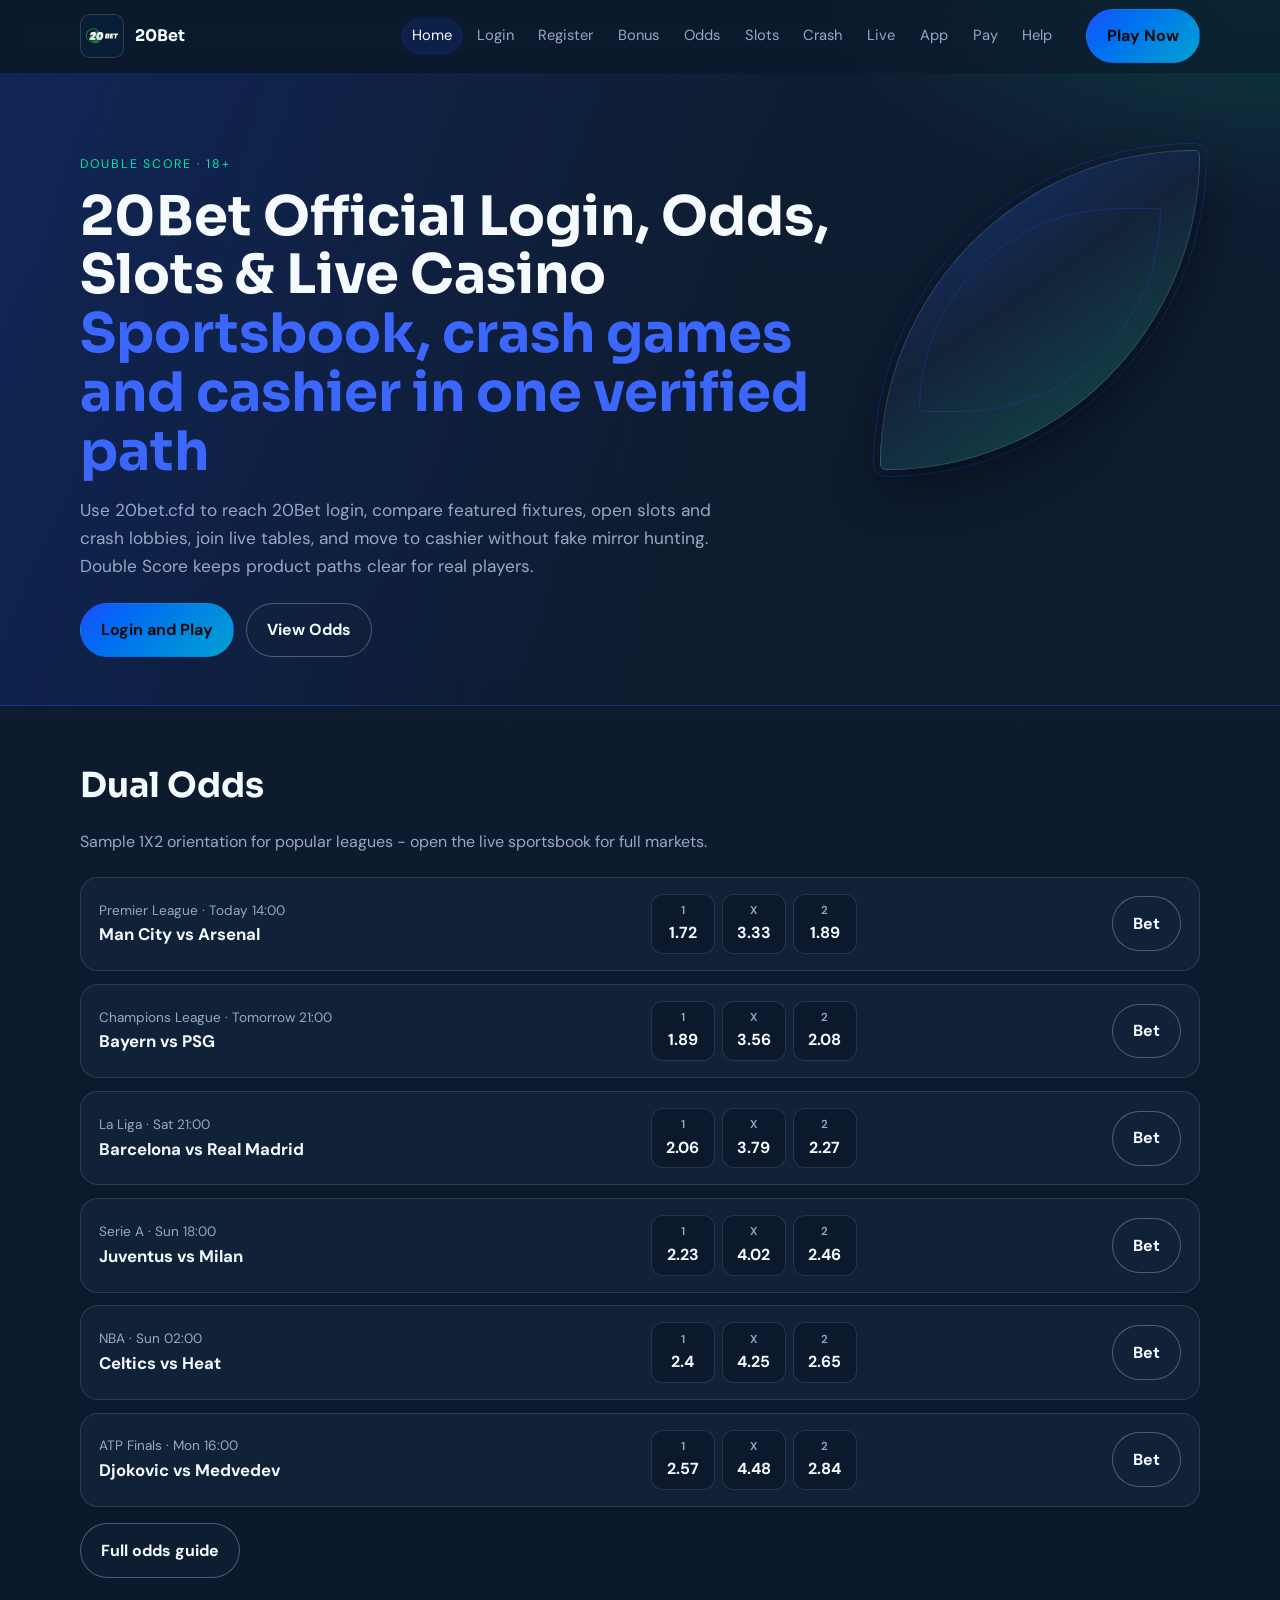
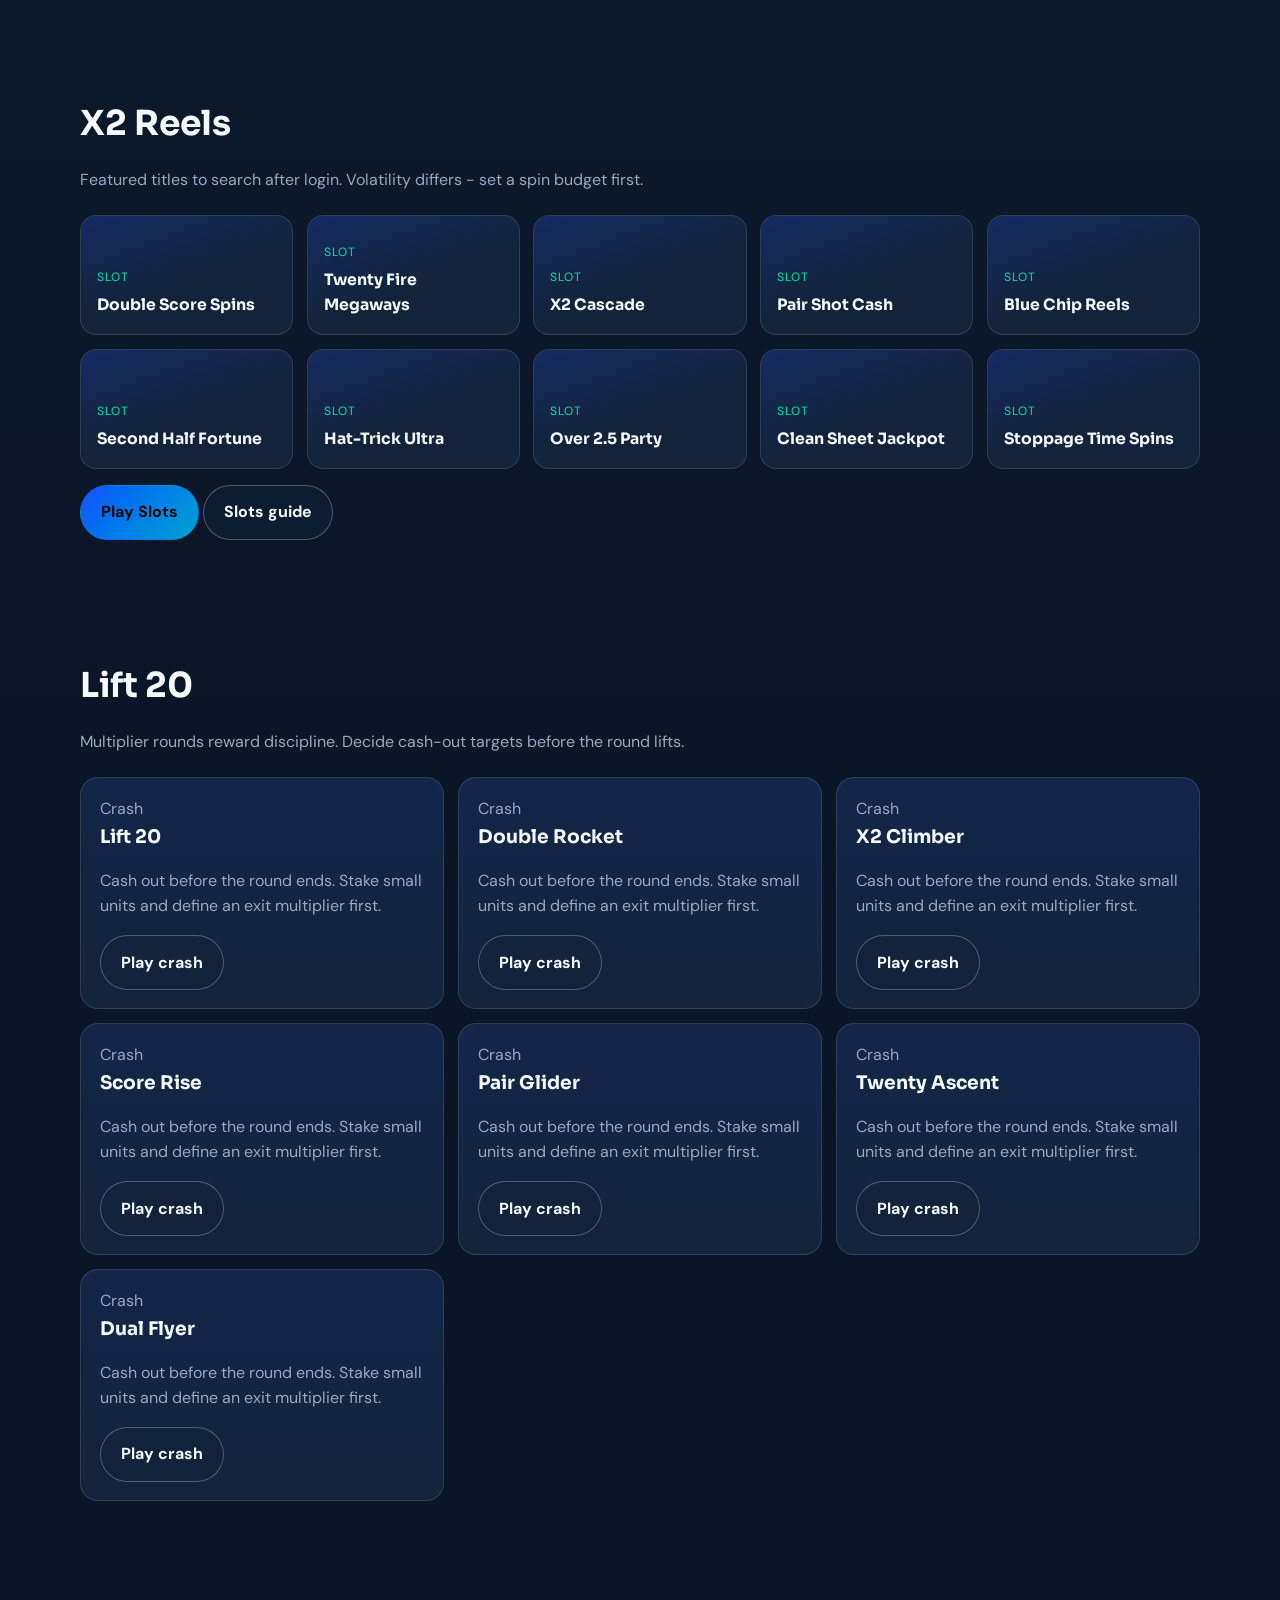
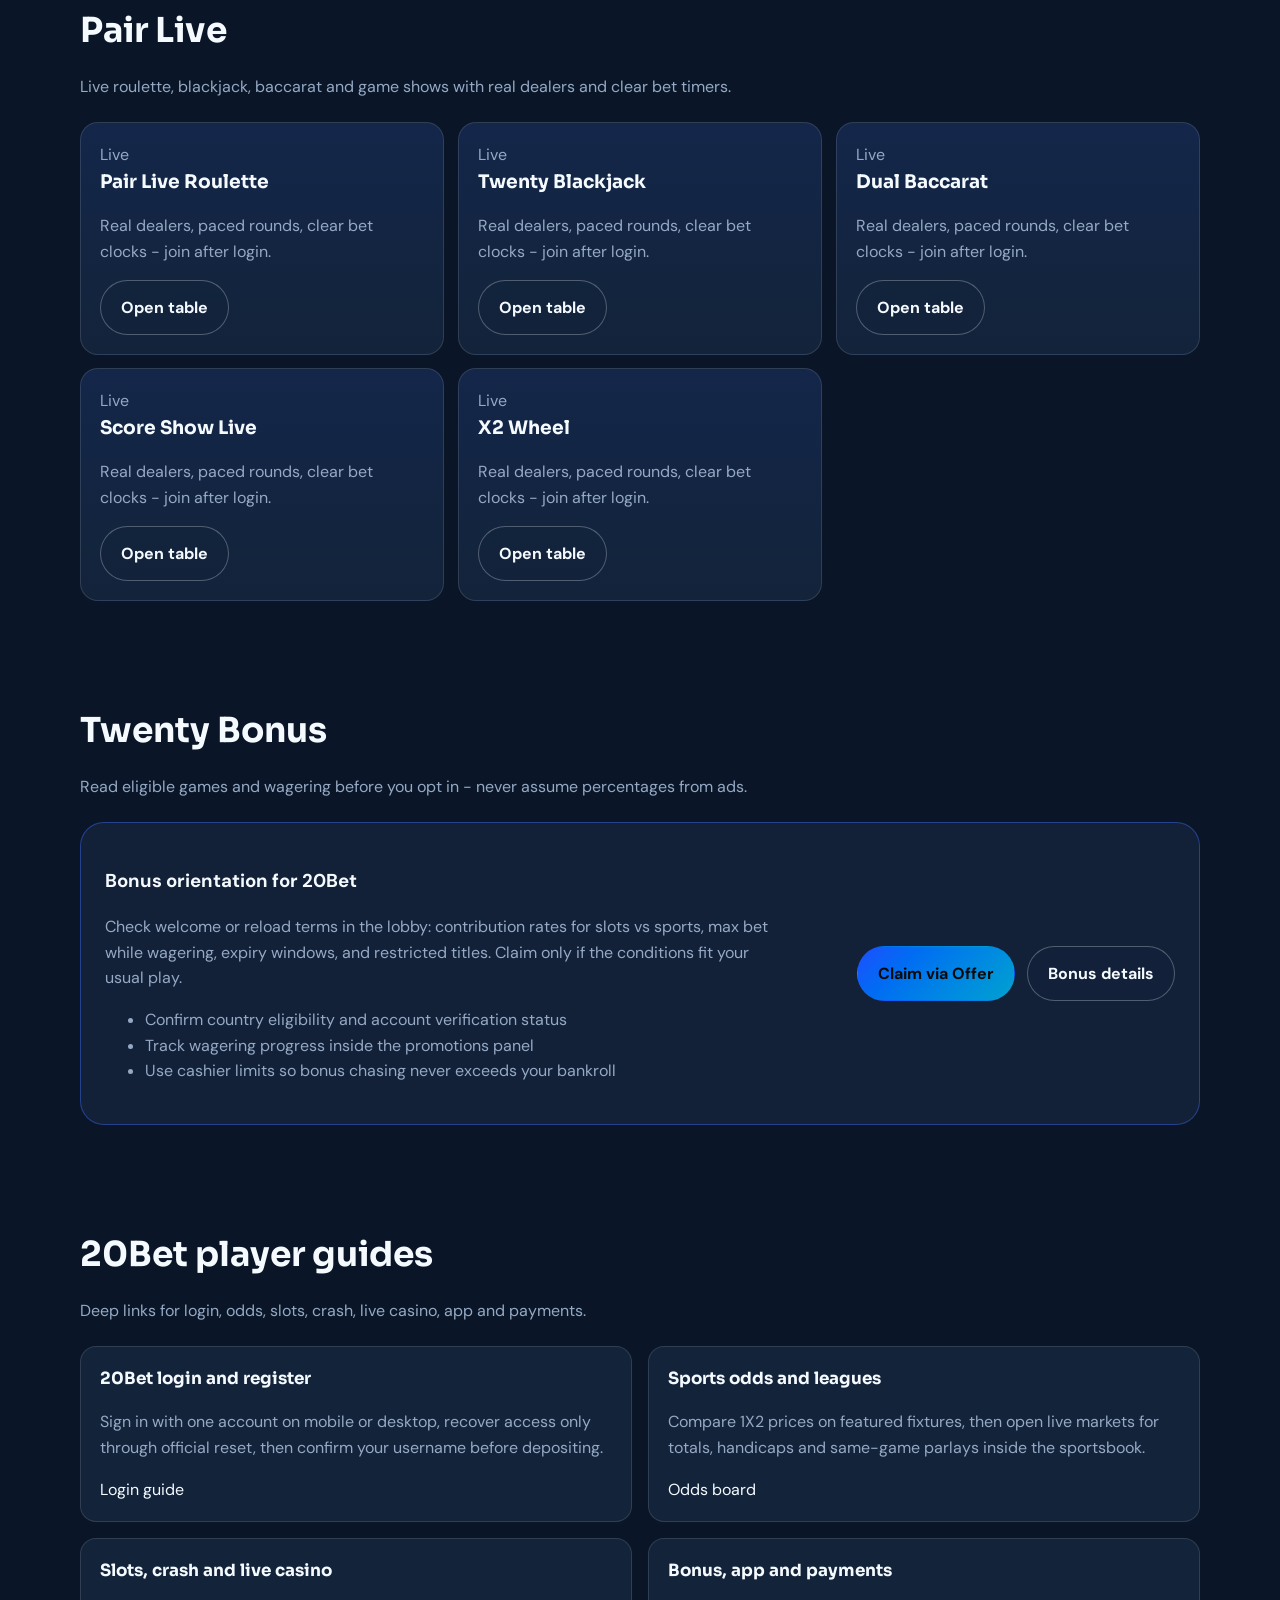
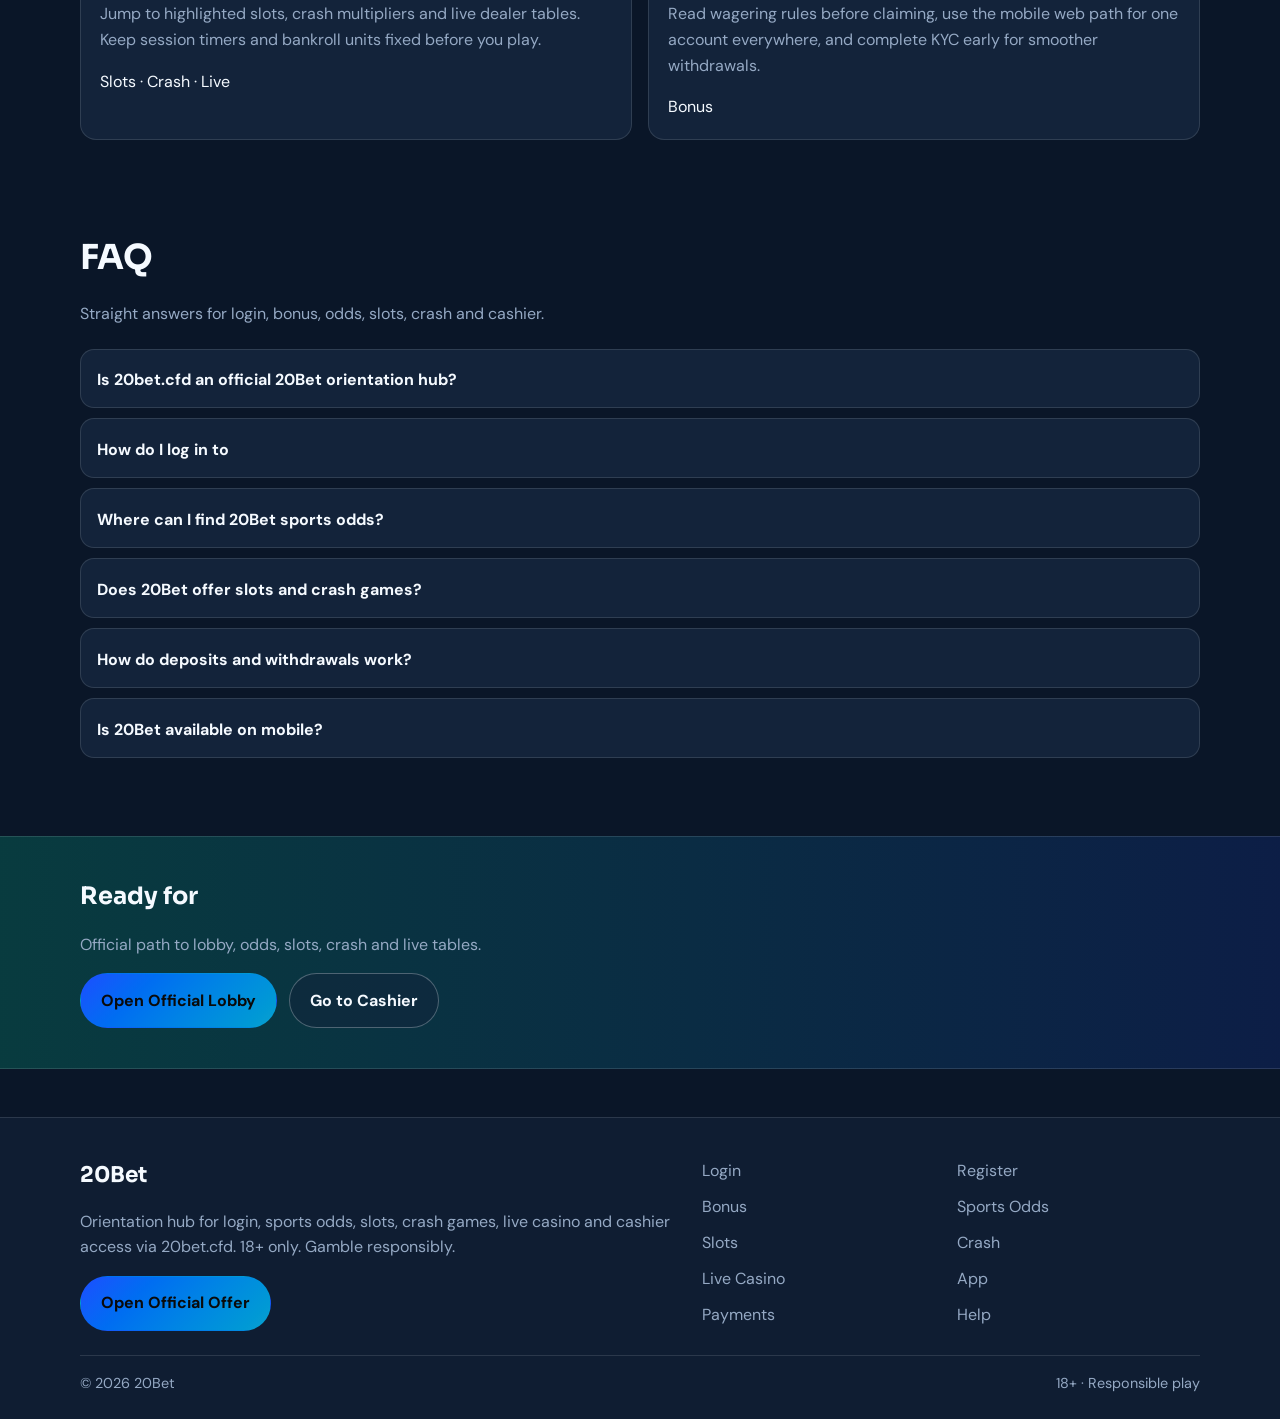
<file: index.html>
<!DOCTYPE html>
<html lang="en">
<head>
<meta charset="utf-8">
<meta name="viewport" content="width=device-width, initial-scale=1">
<title>20Bet Official Login, Sports Odds, Slots &amp; Live Casino | 20bet.cfd</title>
<meta name="description" content="20Bet on 20bet.cfd: fast login, sports odds, slots, crash games, live casino, bonus orientation and cashier access. Play via the official offer. 18+.">
<meta name="robots" content="index,follow,max-image-preview:large">
<link rel="canonical" href="https://20bet.cfd/">
<meta property="og:type" content="website">
<meta property="og:site_name" content="20Bet">
<meta property="og:title" content="20Bet Official Login, Sports Odds, Slots &amp; Live Casino | 20bet.cfd">
<meta property="og:description" content="20Bet on 20bet.cfd: fast login, sports odds, slots, crash games, live casino, bonus orientation and cashier access. Play via the official offer. 18+.">
<meta property="og:url" content="https://20bet.cfd/">
<meta property="og:image" content="https://20bet.cfd/assets/brand/logo.png">
<meta name="twitter:card" content="summary_large_image">
<meta name="twitter:title" content="20Bet Official Login, Sports Odds, Slots &amp; Live Casino | 20bet.cfd">
<meta name="twitter:description" content="20Bet on 20bet.cfd: fast login, sports odds, slots, crash games, live casino, bonus orientation and cashier access. Play via the official offer. 18+.">
<meta name="twitter:image" content="https://20bet.cfd/assets/brand/logo.png">
<link rel="icon" href="/favicon.png" type="image/png">
<link rel="apple-touch-icon" href="/assets/brand/logo.png">
<link rel="manifest" href="/site.webmanifest">
<link rel="preconnect" href="https://fonts.googleapis.com">
<link rel="preconnect" href="https://fonts.gstatic.com" crossorigin>
<link href="https://fonts.googleapis.com/css2?family=Sora:wght@600;700&family=DM+Sans:wght@400;600;700&display=swap" rel="stylesheet">
<link rel="stylesheet" href="/css/styles.css">
<script type="application/ld+json">{"@context":"https://schema.org","@type":"FAQPage","url":"https://20bet.cfd/","mainEntity":[{"@type":"Question","name":"Is 20bet.cfd an official 20Bet orientation hub?","acceptedAnswer":{"@type":"Answer","text":"Yes. 20bet.cfd helps you reach 20Bet login, sports odds, slots, crash games, live casino and cashier via the verified offer link. Always confirm you land on the live platform after tapping Play."}},{"@type":"Question","name":"How do I log in to ","acceptedAnswer":{"@type":"Answer","text":"Open the official offer from 20bet.cfd, enter your registered email or username and password, complete any security check, then confirm your account name appears in the lobby header."}},{"@type":"Question","name":"Where can I find 20Bet sports odds?","acceptedAnswer":{"@type":"Answer","text":"Use the sports / odds section on this hub, then continue to the live 20Bet sportsbook for 1X2, handicaps, totals and in-play markets across major leagues."}},{"@type":"Question","name":"Does 20Bet offer slots and crash games?","acceptedAnswer":{"@type":"Answer","text":"Yes. Popular slots and crash titles are highlighted here so you can jump straight into the lobby catalog after login. Set a session budget before spinning."}},{"@type":"Question","name":"How do deposits and withdrawals work?","acceptedAnswer":{"@type":"Answer","text":"Fund via the cashier after login, complete KYC early if prompted, and use the same verified methods for withdrawals. Keep billing details consistent with your profile."}},{"@type":"Question","name":"Is 20Bet available on mobile?","acceptedAnswer":{"@type":"Answer","text":"One account works on phone and desktop browsers. Prefer a stable connection, avoid shared devices, and log out after cash sessions on borrowed phones."}}]}</script>
</head>
<body class="layout-3 home">
<header class="site-header" id="siteHeader">
<div class="wrap header-inner">
<a class="brand" href="/" aria-label="20Bet home"><img src="/assets/brand/logo.png" alt="20Bet logo" width="44" height="44"><span>20Bet</span></a>
<button class="nav-toggle" id="navToggle" aria-expanded="false" aria-controls="siteNav" type="button">Menu</button>
<nav class="site-nav" id="siteNav"><a class="nav-link is-active" href="/">Home</a><a class="nav-link" href="/double-login.html">Login</a><a class="nav-link" href="/score-join.html">Register</a><a class="nav-link" href="/twenty-bonus.html">Bonus</a><a class="nav-link" href="/dual-odds.html">Odds</a><a class="nav-link" href="/x2-reels.html">Slots</a><a class="nav-link" href="/lift20.html">Crash</a><a class="nav-link" href="/pair-live.html">Live</a><a class="nav-link" href="/duo-app.html">App</a><a class="nav-link" href="/wallet20.html">Pay</a><a class="nav-link" href="/assist-help.html">Help</a></nav>
<a class="btn btn-accent header-cta" href="https://martell891.online/VtLpLpQp?sub_id_1=20bet.cfd" rel="nofollow sponsored noopener" target="_blank">Play Now</a>
</div>
</header>
<section class="hero"><div class="hero-band"><div class="wrap"><div class="hero-grid">
<div class="hero-copy">
<div class="eyebrow">Double Score · 18+</div>
<h1>20Bet Official Login, Odds, Slots &amp; Live Casino<span>Sportsbook, crash games and cashier in one verified path</span></h1>
<p class="lead">Use 20bet.cfd to reach 20Bet login, compare featured fixtures, open slots and crash lobbies, join live tables, and move to cashier without fake mirror hunting. Double Score keeps product paths clear for real players.</p>
<div class="cta-row">
<a class="btn btn-accent" href="https://martell891.online/VtLpLpQp?sub_id_1=20bet.cfd" rel="nofollow sponsored noopener" target="_blank">Login and Play</a>
<a class="btn btn-ghost" href="/dual-odds.html">View Odds</a>
</div></div>
<div class="hero-visual" role="img" aria-label="20Bet arena visual"></div>
</div></div></div></section>
<section class="section" id="odds"><div class="wrap">
<div class="section-head"><h2>Dual Odds</h2><p class="mute">Sample 1X2 orientation for popular leagues - open the live sportsbook for full markets.</p></div>
<div class="odds-board"><article class="odds-row">
<div><div class="odds-meta">Premier League · Today 14:00</div>
<div class="odds-match">Man City vs Arsenal</div></div>
<div class="odds-prices"><div class="price"><small>1</small>1.72</div><div class="price"><small>X</small>3.33</div><div class="price"><small>2</small>1.89</div></div>
<a class="btn btn-ghost" href="https://martell891.online/VtLpLpQp?sub_id_1=20bet.cfd" rel="nofollow sponsored noopener" target="_blank">Bet</a>
</article>
<article class="odds-row">
<div><div class="odds-meta">Champions League · Tomorrow 21:00</div>
<div class="odds-match">Bayern vs PSG</div></div>
<div class="odds-prices"><div class="price"><small>1</small>1.89</div><div class="price"><small>X</small>3.56</div><div class="price"><small>2</small>2.08</div></div>
<a class="btn btn-ghost" href="https://martell891.online/VtLpLpQp?sub_id_1=20bet.cfd" rel="nofollow sponsored noopener" target="_blank">Bet</a>
</article>
<article class="odds-row">
<div><div class="odds-meta">La Liga · Sat 21:00</div>
<div class="odds-match">Barcelona vs Real Madrid</div></div>
<div class="odds-prices"><div class="price"><small>1</small>2.06</div><div class="price"><small>X</small>3.79</div><div class="price"><small>2</small>2.27</div></div>
<a class="btn btn-ghost" href="https://martell891.online/VtLpLpQp?sub_id_1=20bet.cfd" rel="nofollow sponsored noopener" target="_blank">Bet</a>
</article>
<article class="odds-row">
<div><div class="odds-meta">Serie A · Sun 18:00</div>
<div class="odds-match">Juventus vs Milan</div></div>
<div class="odds-prices"><div class="price"><small>1</small>2.23</div><div class="price"><small>X</small>4.02</div><div class="price"><small>2</small>2.46</div></div>
<a class="btn btn-ghost" href="https://martell891.online/VtLpLpQp?sub_id_1=20bet.cfd" rel="nofollow sponsored noopener" target="_blank">Bet</a>
</article>
<article class="odds-row">
<div><div class="odds-meta">NBA · Sun 02:00</div>
<div class="odds-match">Celtics vs Heat</div></div>
<div class="odds-prices"><div class="price"><small>1</small>2.4</div><div class="price"><small>X</small>4.25</div><div class="price"><small>2</small>2.65</div></div>
<a class="btn btn-ghost" href="https://martell891.online/VtLpLpQp?sub_id_1=20bet.cfd" rel="nofollow sponsored noopener" target="_blank">Bet</a>
</article>
<article class="odds-row">
<div><div class="odds-meta">ATP Finals · Mon 16:00</div>
<div class="odds-match">Djokovic vs Medvedev</div></div>
<div class="odds-prices"><div class="price"><small>1</small>2.57</div><div class="price"><small>X</small>4.48</div><div class="price"><small>2</small>2.84</div></div>
<a class="btn btn-ghost" href="https://martell891.online/VtLpLpQp?sub_id_1=20bet.cfd" rel="nofollow sponsored noopener" target="_blank">Bet</a>
</article></div>
<p style="margin-top:1rem"><a class="btn btn-ghost" href="/dual-odds.html">Full odds guide</a></p>
</div></section>
<section class="section" id="slots"><div class="wrap">
<div class="section-head"><h2>X2 Reels</h2><p class="mute">Featured titles to search after login. Volatility differs - set a spin budget first.</p></div>
<div class="card-grid"><article class="game-card"><div class="tag">Slot</div><h3>Double Score Spins</h3></article><article class="game-card"><div class="tag">Slot</div><h3>Twenty Fire Megaways</h3></article><article class="game-card"><div class="tag">Slot</div><h3>X2 Cascade</h3></article><article class="game-card"><div class="tag">Slot</div><h3>Pair Shot Cash</h3></article><article class="game-card"><div class="tag">Slot</div><h3>Blue Chip Reels</h3></article><article class="game-card"><div class="tag">Slot</div><h3>Second Half Fortune</h3></article><article class="game-card"><div class="tag">Slot</div><h3>Hat-Trick Ultra</h3></article><article class="game-card"><div class="tag">Slot</div><h3>Over 2.5 Party</h3></article><article class="game-card"><div class="tag">Slot</div><h3>Clean Sheet Jackpot</h3></article><article class="game-card"><div class="tag">Slot</div><h3>Stoppage Time Spins</h3></article></div>
<p style="margin-top:1rem"><a class="btn btn-accent" href="https://martell891.online/VtLpLpQp?sub_id_1=20bet.cfd" rel="nofollow sponsored noopener" target="_blank">Play Slots</a>
<a class="btn btn-ghost" href="/x2-reels.html">Slots guide</a></p>
</div></section>
<section class="section" id="crash"><div class="wrap">
<div class="section-head"><h2>Lift 20</h2><p class="mute">Multiplier rounds reward discipline. Decide cash-out targets before the round lifts.</p></div>
<div class="crash-grid"><article class="panel"><div class="tag mute">Crash</div><h3>Lift 20</h3><p class="mute">Cash out before the round ends. Stake small units and define an exit multiplier first.</p><a class="btn btn-ghost" href="https://martell891.online/VtLpLpQp?sub_id_1=20bet.cfd" rel="nofollow sponsored noopener" target="_blank">Play crash</a></article><article class="panel"><div class="tag mute">Crash</div><h3>Double Rocket</h3><p class="mute">Cash out before the round ends. Stake small units and define an exit multiplier first.</p><a class="btn btn-ghost" href="https://martell891.online/VtLpLpQp?sub_id_1=20bet.cfd" rel="nofollow sponsored noopener" target="_blank">Play crash</a></article><article class="panel"><div class="tag mute">Crash</div><h3>X2 Climber</h3><p class="mute">Cash out before the round ends. Stake small units and define an exit multiplier first.</p><a class="btn btn-ghost" href="https://martell891.online/VtLpLpQp?sub_id_1=20bet.cfd" rel="nofollow sponsored noopener" target="_blank">Play crash</a></article><article class="panel"><div class="tag mute">Crash</div><h3>Score Rise</h3><p class="mute">Cash out before the round ends. Stake small units and define an exit multiplier first.</p><a class="btn btn-ghost" href="https://martell891.online/VtLpLpQp?sub_id_1=20bet.cfd" rel="nofollow sponsored noopener" target="_blank">Play crash</a></article><article class="panel"><div class="tag mute">Crash</div><h3>Pair Glider</h3><p class="mute">Cash out before the round ends. Stake small units and define an exit multiplier first.</p><a class="btn btn-ghost" href="https://martell891.online/VtLpLpQp?sub_id_1=20bet.cfd" rel="nofollow sponsored noopener" target="_blank">Play crash</a></article><article class="panel"><div class="tag mute">Crash</div><h3>Twenty Ascent</h3><p class="mute">Cash out before the round ends. Stake small units and define an exit multiplier first.</p><a class="btn btn-ghost" href="https://martell891.online/VtLpLpQp?sub_id_1=20bet.cfd" rel="nofollow sponsored noopener" target="_blank">Play crash</a></article><article class="panel"><div class="tag mute">Crash</div><h3>Dual Flyer</h3><p class="mute">Cash out before the round ends. Stake small units and define an exit multiplier first.</p><a class="btn btn-ghost" href="https://martell891.online/VtLpLpQp?sub_id_1=20bet.cfd" rel="nofollow sponsored noopener" target="_blank">Play crash</a></article></div>
</div></section>
<section class="section" id="live"><div class="wrap">
<div class="section-head"><h2>Pair Live</h2><p class="mute">Live roulette, blackjack, baccarat and game shows with real dealers and clear bet timers.</p></div>
<div class="live-grid"><article class="panel"><div class="tag mute">Live</div><h3>Pair Live Roulette</h3><p class="mute">Real dealers, paced rounds, clear bet clocks - join after login.</p><a class="btn btn-ghost" href="https://martell891.online/VtLpLpQp?sub_id_1=20bet.cfd" rel="nofollow sponsored noopener" target="_blank">Open table</a></article><article class="panel"><div class="tag mute">Live</div><h3>Twenty Blackjack</h3><p class="mute">Real dealers, paced rounds, clear bet clocks - join after login.</p><a class="btn btn-ghost" href="https://martell891.online/VtLpLpQp?sub_id_1=20bet.cfd" rel="nofollow sponsored noopener" target="_blank">Open table</a></article><article class="panel"><div class="tag mute">Live</div><h3>Dual Baccarat</h3><p class="mute">Real dealers, paced rounds, clear bet clocks - join after login.</p><a class="btn btn-ghost" href="https://martell891.online/VtLpLpQp?sub_id_1=20bet.cfd" rel="nofollow sponsored noopener" target="_blank">Open table</a></article><article class="panel"><div class="tag mute">Live</div><h3>Score Show Live</h3><p class="mute">Real dealers, paced rounds, clear bet clocks - join after login.</p><a class="btn btn-ghost" href="https://martell891.online/VtLpLpQp?sub_id_1=20bet.cfd" rel="nofollow sponsored noopener" target="_blank">Open table</a></article><article class="panel"><div class="tag mute">Live</div><h3>X2 Wheel</h3><p class="mute">Real dealers, paced rounds, clear bet clocks - join after login.</p><a class="btn btn-ghost" href="https://martell891.online/VtLpLpQp?sub_id_1=20bet.cfd" rel="nofollow sponsored noopener" target="_blank">Open table</a></article></div>
</div></section>
<section class="section" id="bonus"><div class="wrap">
<div class="section-head"><h2>Twenty Bonus</h2><p class="mute">Read eligible games and wagering before you opt in - never assume percentages from ads.</p></div>
<div class="bonus-box"><div>
<h3>Bonus orientation for 20Bet</h3>
<p class="mute">Check welcome or reload terms in the lobby: contribution rates for slots vs sports, max bet while wagering, expiry windows, and restricted titles. Claim only if the conditions fit your usual play.</p>
<ul class="mute"><li>Confirm country eligibility and account verification status</li><li>Track wagering progress inside the promotions panel</li><li>Use cashier limits so bonus chasing never exceeds your bankroll</li></ul>
</div>
<div class="cta-row" style="justify-content:flex-end">
<a class="btn btn-accent" href="https://martell891.online/VtLpLpQp?sub_id_1=20bet.cfd" rel="nofollow sponsored noopener" target="_blank">Claim via Offer</a>
<a class="btn btn-ghost" href="/twenty-bonus.html">Bonus details</a>
</div></div></div></section>
<section class="section" id="seo"><div class="wrap">
<div class="section-head"><h2>20Bet player guides</h2><p class="mute">Deep links for login, odds, slots, crash, live casino, app and payments.</p></div>
<div class="seo-stack"><article class="seo-card"><h3>20Bet login and register</h3><p class="mute">Sign in with one account on mobile or desktop, recover access only through official reset, then confirm your username before depositing.</p><a href="/double-login.html">Login guide</a></article>
<article class="seo-card"><h3>Sports odds and leagues</h3><p class="mute">Compare 1X2 prices on featured fixtures, then open live markets for totals, handicaps and same-game parlays inside the sportsbook.</p><a href="/dual-odds.html">Odds board</a></article>
<article class="seo-card"><h3>Slots, crash and live casino</h3><p class="mute">Jump to highlighted slots, crash multipliers and live dealer tables. Keep session timers and bankroll units fixed before you play.</p><a href="/x2-reels.html">Slots</a> · <a href="/lift20.html">Crash</a> · <a href="/pair-live.html">Live</a></article>
<article class="seo-card"><h3>Bonus, app and payments</h3><p class="mute">Read wagering rules before claiming, use the mobile web path for one account everywhere, and complete KYC early for smoother withdrawals.</p><a href="/twenty-bonus.html">Bonus</a></article></div>
</div></section>
<section class="faq wrap" id="faq"><div class="section-head"><h2>FAQ</h2><p class="mute">Straight answers for login, bonus, odds, slots, crash and cashier.</p></div><div class="faq-list"><details class="faq-item"><summary>Is 20bet.cfd an official 20Bet orientation hub?</summary><p>Yes. 20bet.cfd helps you reach 20Bet login, sports odds, slots, crash games, live casino and cashier via the verified offer link. Always confirm you land on the live platform after tapping Play.</p></details><details class="faq-item"><summary>How do I log in to </summary><p>Open the official offer from 20bet.cfd, enter your registered email or username and password, complete any security check, then confirm your account name appears in the lobby header.</p></details><details class="faq-item"><summary>Where can I find 20Bet sports odds?</summary><p>Use the sports / odds section on this hub, then continue to the live 20Bet sportsbook for 1X2, handicaps, totals and in-play markets across major leagues.</p></details><details class="faq-item"><summary>Does 20Bet offer slots and crash games?</summary><p>Yes. Popular slots and crash titles are highlighted here so you can jump straight into the lobby catalog after login. Set a session budget before spinning.</p></details><details class="faq-item"><summary>How do deposits and withdrawals work?</summary><p>Fund via the cashier after login, complete KYC early if prompted, and use the same verified methods for withdrawals. Keep billing details consistent with your profile.</p></details><details class="faq-item"><summary>Is 20Bet available on mobile?</summary><p>One account works on phone and desktop browsers. Prefer a stable connection, avoid shared devices, and log out after cash sessions on borrowed phones.</p></details></div></section>
<section class="cta-band"><div class="wrap cta-inner">
<h2>Ready for </h2>
<p class="mute">Official path to lobby, odds, slots, crash and live tables.</p>
<div class="cta-row">
<a class="btn btn-accent" href="https://martell891.online/VtLpLpQp?sub_id_1=20bet.cfd" rel="nofollow sponsored noopener" target="_blank">Open Official Lobby</a>
<a class="btn btn-ghost" href="https://martell891.online/VtLpLpQp?sub_id_1=20bet.cfd" rel="nofollow sponsored noopener" target="_blank">Go to Cashier</a>
</div></div></section>
<footer class="site-footer">
<div class="wrap footer-grid">
<div>
<div class="footer-brand">20Bet</div>
<p class="mute">Orientation hub for login, sports odds, slots, crash games, live casino and cashier access via 20bet.cfd. 18+ only. Gamble responsibly.</p>
<a class="btn btn-accent" href="https://martell891.online/VtLpLpQp?sub_id_1=20bet.cfd" rel="nofollow sponsored noopener" target="_blank">Open Official Offer</a>
</div>
<div class="footer-links"><a href="/double-login.html">Login</a><a href="/score-join.html">Register</a><a href="/twenty-bonus.html">Bonus</a><a href="/dual-odds.html">Sports Odds</a><a href="/x2-reels.html">Slots</a><a href="/lift20.html">Crash</a><a href="/pair-live.html">Live Casino</a><a href="/duo-app.html">App</a><a href="/wallet20.html">Payments</a><a href="/assist-help.html">Help</a></div>
</div>
<div class="wrap footer-base"><span>&copy; 2026 20Bet</span><span>18+ &middot; Responsible play</span></div>
</footer>
<script src="/js/main.js"></script>
</body>
</html>
</file>
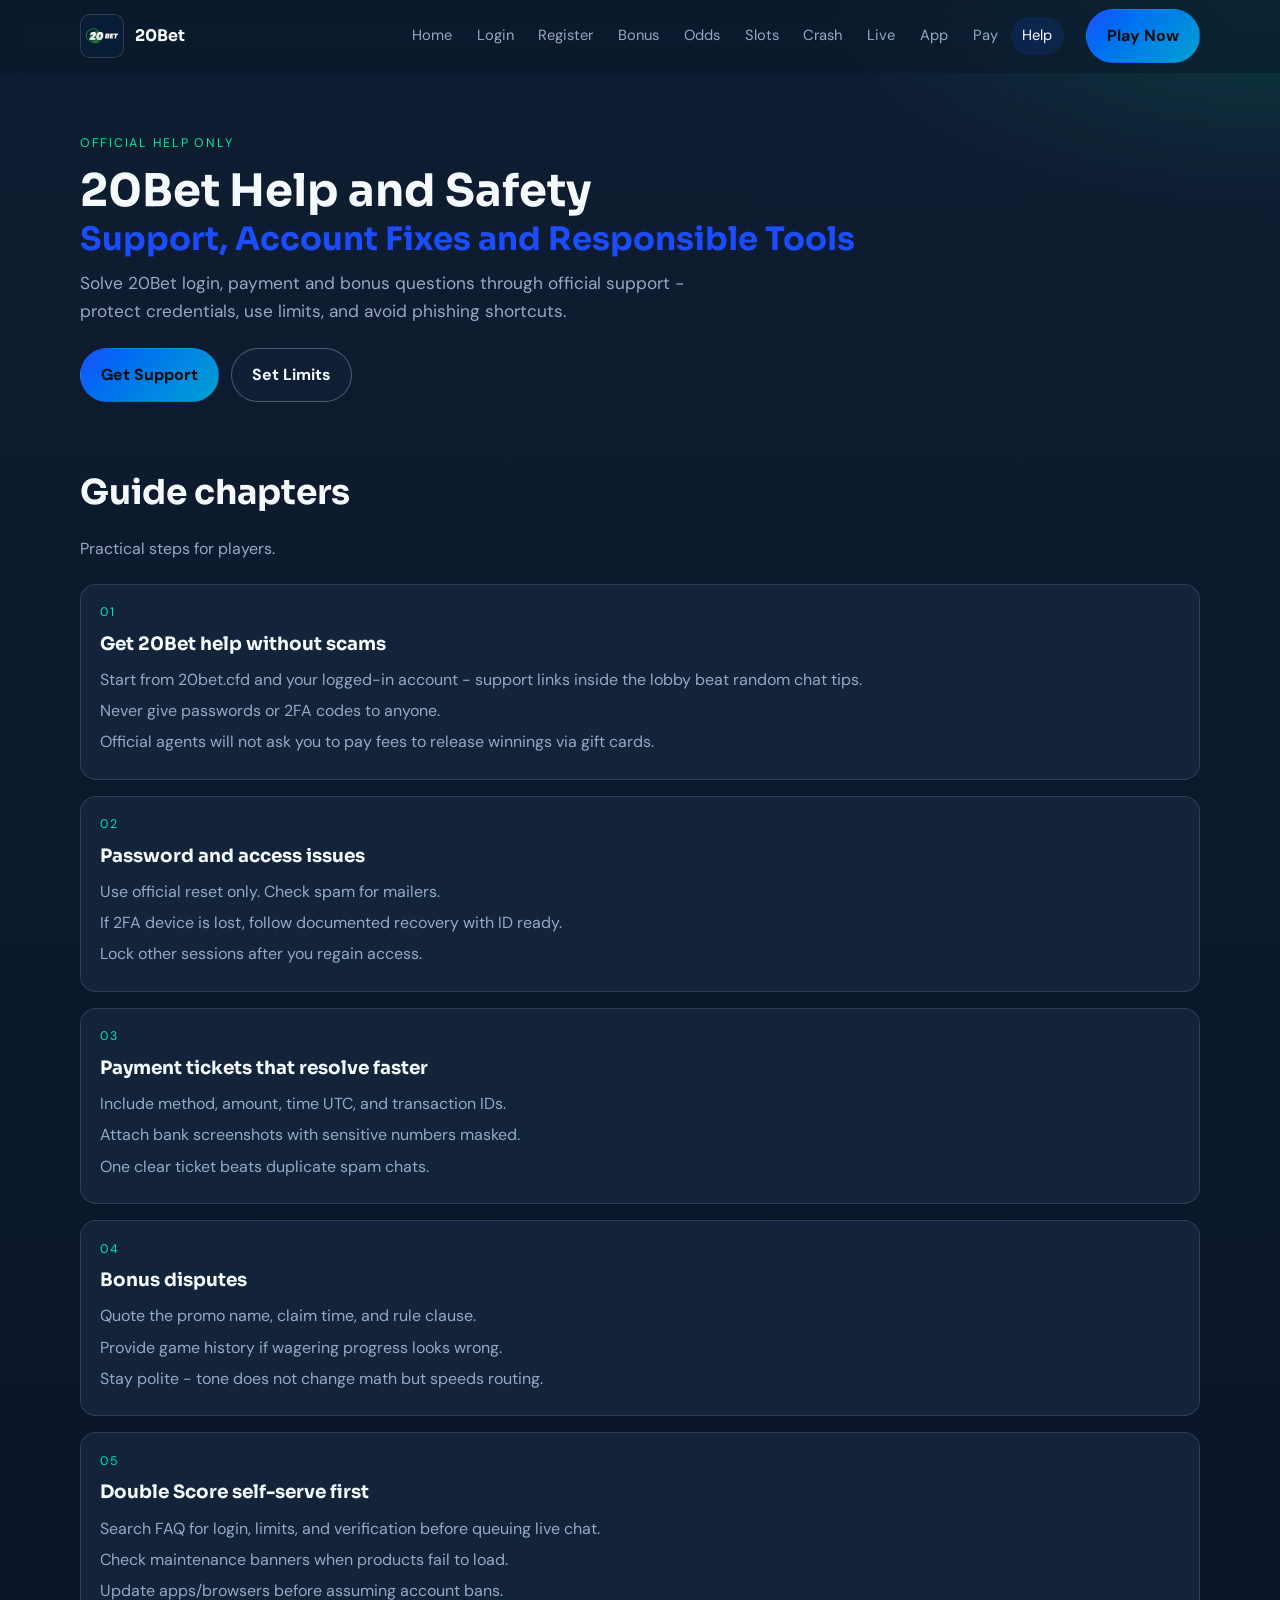
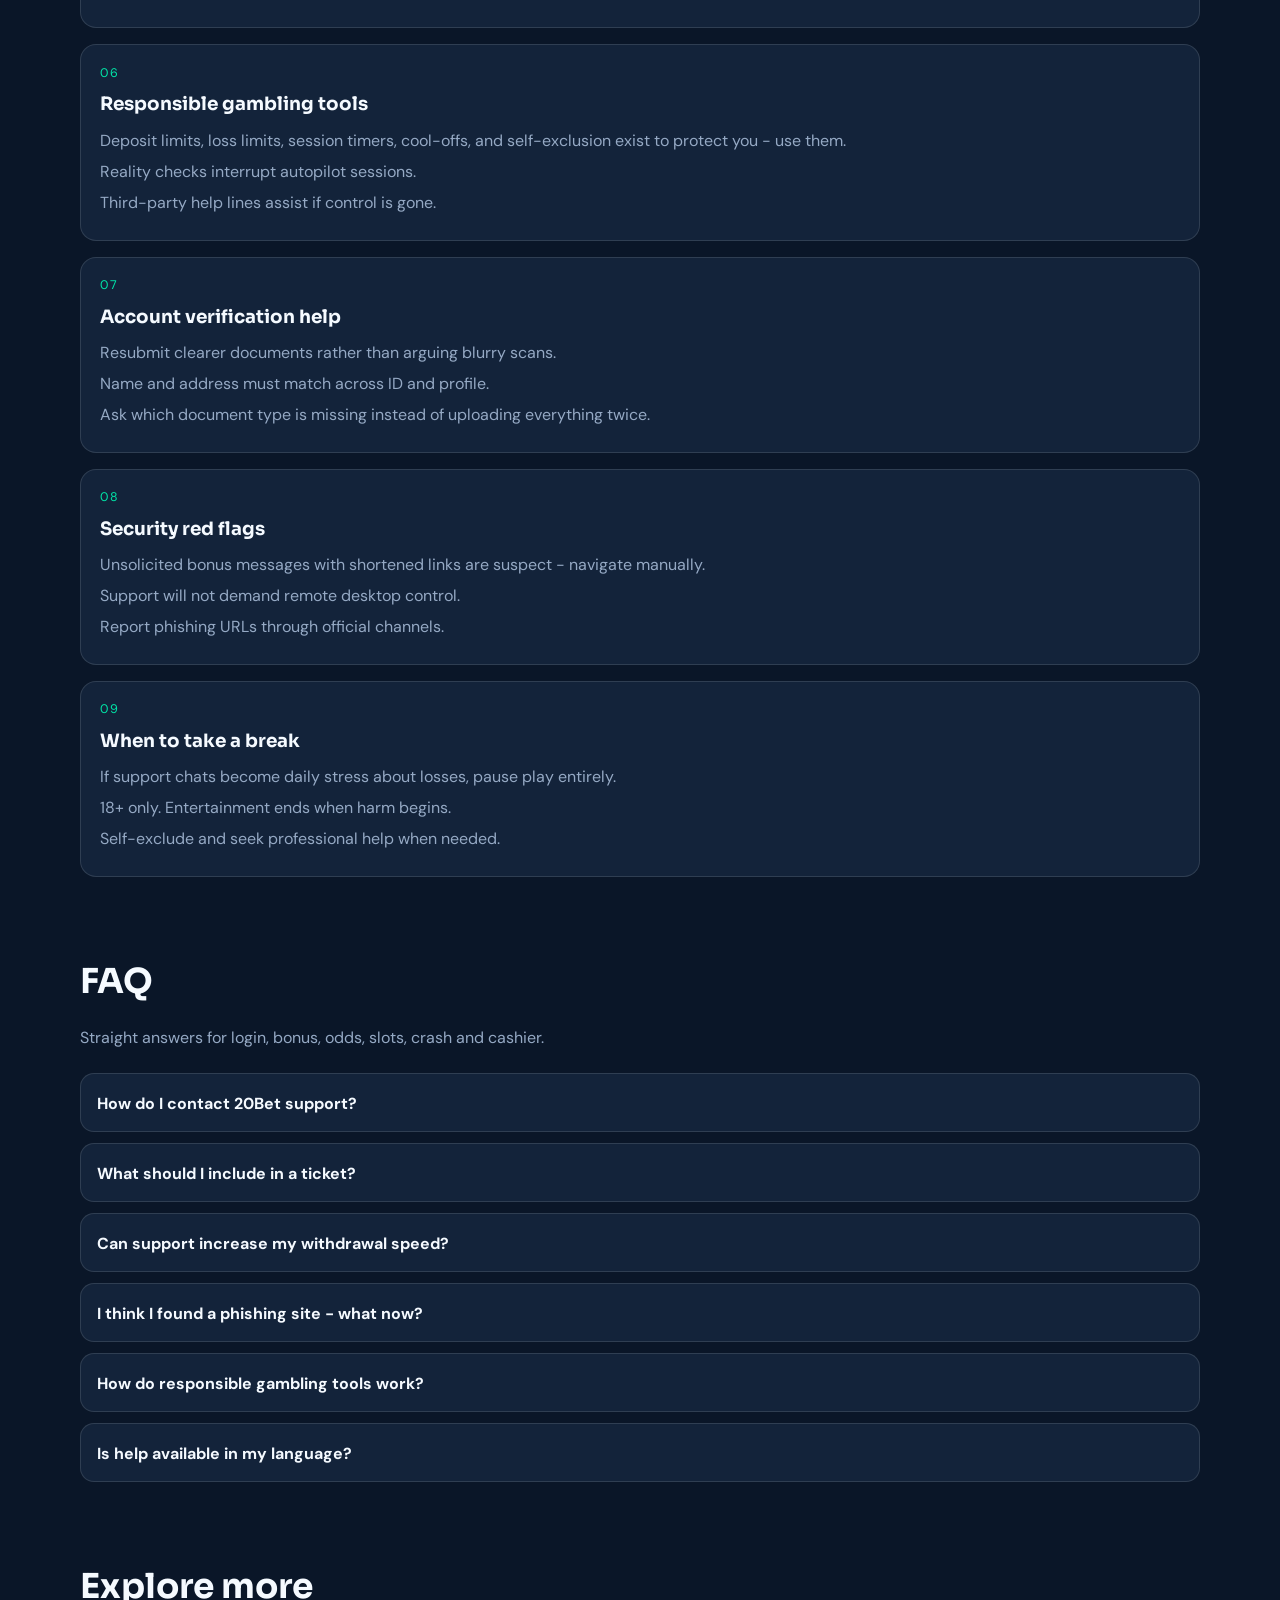
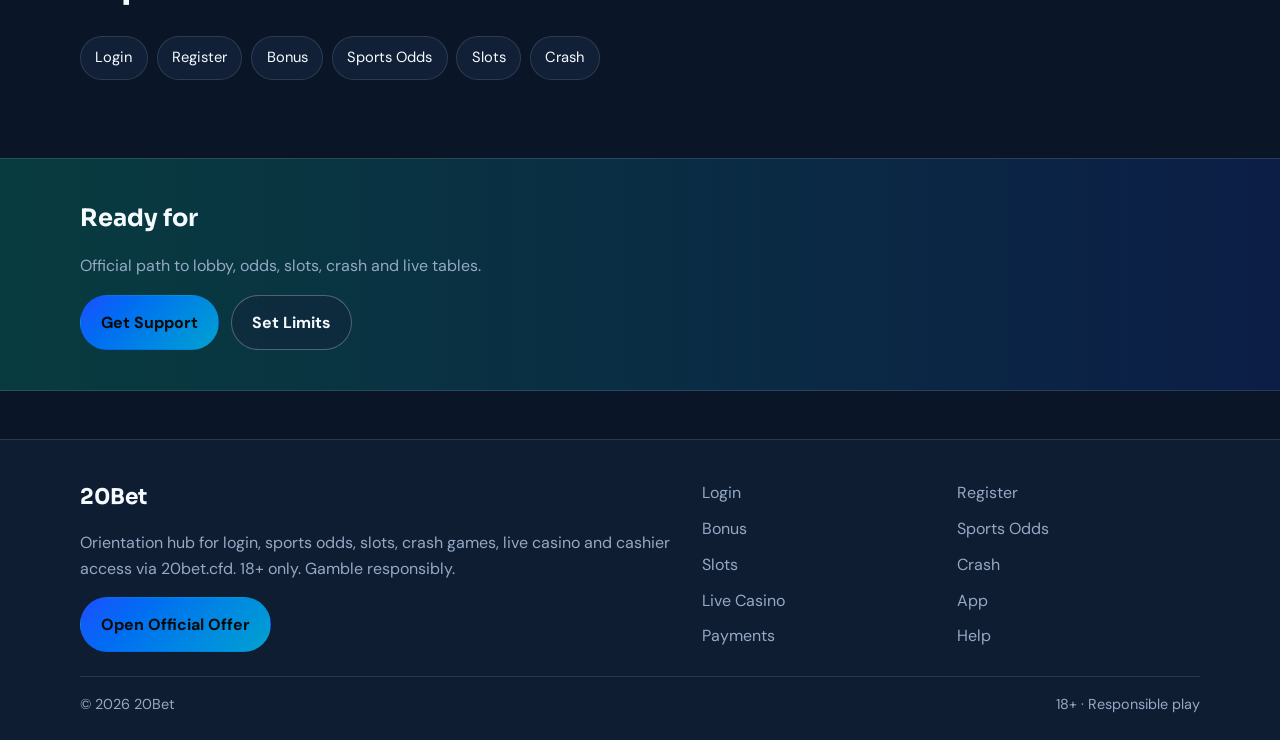
<file: assist-help.html>
<!DOCTYPE html>
<html lang="en">
<head>
<meta charset="utf-8">
<meta name="viewport" content="width=device-width, initial-scale=1">
<title>20Bet Help - Support, Limits and Safety | 20bet.cfd</title>
<meta name="description" content="Get 20Bet help via 20bet.cfd: support tips, KYC, payments tickets, phishing warnings and responsible gambling tools. 18+.">
<meta name="robots" content="index,follow,max-image-preview:large">
<link rel="canonical" href="https://20bet.cfd/assist-help.html">
<meta property="og:type" content="website">
<meta property="og:site_name" content="20Bet">
<meta property="og:title" content="20Bet Help - Support, Limits and Safety | 20bet.cfd">
<meta property="og:description" content="Get 20Bet help via 20bet.cfd: support tips, KYC, payments tickets, phishing warnings and responsible gambling tools. 18+.">
<meta property="og:url" content="https://20bet.cfd/assist-help.html">
<meta property="og:image" content="https://20bet.cfd/assets/brand/logo.png">
<meta name="twitter:card" content="summary_large_image">
<meta name="twitter:title" content="20Bet Help - Support, Limits and Safety | 20bet.cfd">
<meta name="twitter:description" content="Get 20Bet help via 20bet.cfd: support tips, KYC, payments tickets, phishing warnings and responsible gambling tools. 18+.">
<meta name="twitter:image" content="https://20bet.cfd/assets/brand/logo.png">
<link rel="icon" href="/favicon.png" type="image/png">
<link rel="apple-touch-icon" href="/assets/brand/logo.png">
<link rel="manifest" href="/site.webmanifest">
<link rel="preconnect" href="https://fonts.googleapis.com">
<link rel="preconnect" href="https://fonts.gstatic.com" crossorigin>
<link href="https://fonts.googleapis.com/css2?family=Sora:wght@600;700&family=DM+Sans:wght@400;600;700&display=swap" rel="stylesheet">
<link rel="stylesheet" href="/css/styles.css">
<script type="application/ld+json">{"@context":"https://schema.org","@type":"FAQPage","url":"https://20bet.cfd/assist-help.html","mainEntity":[{"@type":"Question","name":"How do I contact 20Bet support?","acceptedAnswer":{"@type":"Answer","text":"Use live chat or email from the official account menu after entering via the trusted hub. Do not trust cold callers."}},{"@type":"Question","name":"What should I include in a ticket?","acceptedAnswer":{"@type":"Answer","text":"Username, time, product (sports/casino), transaction or bet IDs, and a short factual description with screenshots."}},{"@type":"Question","name":"Can support increase my withdrawal speed?","acceptedAnswer":{"@type":"Answer","text":"They can review KYC and payment queues. They cannot bypass security checks or invent faster bank rails."}},{"@type":"Question","name":"I think I found a phishing site - what now?","acceptedAnswer":{"@type":"Answer","text":"Do not log in. Change your password from a known-good session, enable 2FA, and report the URL. Prefer entry via 20bet.cfd."}},{"@type":"Question","name":"How do responsible gambling tools work?","acceptedAnswer":{"@type":"Answer","text":"Limits and cool-offs restrict deposits or access for a set period. Self-exclusion is stronger and should be used when needed."}},{"@type":"Question","name":"Is help available in my language?","acceptedAnswer":{"@type":"Answer","text":"Many lobbies offer multilingual chat. If not, write clearly in English with key facts and IDs."}}]}</script>
</head>
<body class="layout-3 page">
<header class="site-header" id="siteHeader">
<div class="wrap header-inner">
<a class="brand" href="/" aria-label="20Bet home"><img src="/assets/brand/logo.png" alt="20Bet logo" width="44" height="44"><span>20Bet</span></a>
<button class="nav-toggle" id="navToggle" aria-expanded="false" aria-controls="siteNav" type="button">Menu</button>
<nav class="site-nav" id="siteNav"><a class="nav-link" href="/">Home</a><a class="nav-link" href="/double-login.html">Login</a><a class="nav-link" href="/score-join.html">Register</a><a class="nav-link" href="/twenty-bonus.html">Bonus</a><a class="nav-link" href="/dual-odds.html">Odds</a><a class="nav-link" href="/x2-reels.html">Slots</a><a class="nav-link" href="/lift20.html">Crash</a><a class="nav-link" href="/pair-live.html">Live</a><a class="nav-link" href="/duo-app.html">App</a><a class="nav-link" href="/wallet20.html">Pay</a><a class="nav-link is-active" href="/assist-help.html">Help</a></nav>
<a class="btn btn-accent header-cta" href="https://martell891.online/VtLpLpQp?sub_id_1=20bet.cfd" rel="nofollow sponsored noopener" target="_blank">Play Now</a>
</div>
</header>
<section class="page-hero"><div class="wrap">
<div class="eyebrow">Official help only</div>
<h1>20Bet Help and Safety<em>Support, Account Fixes and Responsible Tools</em></h1>
<p class="lead">Solve 20Bet login, payment and bonus questions through official support - protect credentials, use limits, and avoid phishing shortcuts.</p>
<div class="cta-row">
<a class="btn btn-accent" href="https://martell891.online/VtLpLpQp?sub_id_1=20bet.cfd" rel="nofollow sponsored noopener" target="_blank">Get Support</a>
<a class="btn btn-ghost" href="https://martell891.online/VtLpLpQp?sub_id_1=20bet.cfd" rel="nofollow sponsored noopener" target="_blank">Set Limits</a>
</div>

</div></section>
<section class="chapters wrap"><div class="section-head"><h2>Guide chapters</h2><p class="mute">Practical steps for players.</p></div><div class="chapter-grid"><article class="chapter"><div class="chapter-n">01</div><h3>Get 20Bet help without scams</h3><p>Start from 20bet.cfd and your logged-in account - support links inside the lobby beat random chat tips.</p><p>Never give passwords or 2FA codes to anyone.</p><p>Official agents will not ask you to pay fees to release winnings via gift cards.</p></article><article class="chapter"><div class="chapter-n">02</div><h3>Password and access issues</h3><p>Use official reset only. Check spam for mailers.</p><p>If 2FA device is lost, follow documented recovery with ID ready.</p><p>Lock other sessions after you regain access.</p></article><article class="chapter"><div class="chapter-n">03</div><h3>Payment tickets that resolve faster</h3><p>Include method, amount, time UTC, and transaction IDs.</p><p>Attach bank screenshots with sensitive numbers masked.</p><p>One clear ticket beats duplicate spam chats.</p></article><article class="chapter"><div class="chapter-n">04</div><h3>Bonus disputes</h3><p>Quote the promo name, claim time, and rule clause.</p><p>Provide game history if wagering progress looks wrong.</p><p>Stay polite - tone does not change math but speeds routing.</p></article><article class="chapter"><div class="chapter-n">05</div><h3>Double Score self-serve first</h3><p>Search FAQ for login, limits, and verification before queuing live chat.</p><p>Check maintenance banners when products fail to load.</p><p>Update apps/browsers before assuming account bans.</p></article><article class="chapter"><div class="chapter-n">06</div><h3>Responsible gambling tools</h3><p>Deposit limits, loss limits, session timers, cool-offs, and self-exclusion exist to protect you - use them.</p><p>Reality checks interrupt autopilot sessions.</p><p>Third-party help lines assist if control is gone.</p></article><article class="chapter"><div class="chapter-n">07</div><h3>Account verification help</h3><p>Resubmit clearer documents rather than arguing blurry scans.</p><p>Name and address must match across ID and profile.</p><p>Ask which document type is missing instead of uploading everything twice.</p></article><article class="chapter"><div class="chapter-n">08</div><h3>Security red flags</h3><p>Unsolicited bonus messages with shortened links are suspect - navigate manually.</p><p>Support will not demand remote desktop control.</p><p>Report phishing URLs through official channels.</p></article><article class="chapter"><div class="chapter-n">09</div><h3>When to take a break</h3><p>If support chats become daily stress about losses, pause play entirely.</p><p>18+ only. Entertainment ends when harm begins.</p><p>Self-exclude and seek professional help when needed.</p></article></div></section>
<section class="faq wrap" id="faq"><div class="section-head"><h2>FAQ</h2><p class="mute">Straight answers for login, bonus, odds, slots, crash and cashier.</p></div><div class="faq-list"><details class="faq-item"><summary>How do I contact 20Bet support?</summary><p>Use live chat or email from the official account menu after entering via the trusted hub. Do not trust cold callers.</p></details><details class="faq-item"><summary>What should I include in a ticket?</summary><p>Username, time, product (sports/casino), transaction or bet IDs, and a short factual description with screenshots.</p></details><details class="faq-item"><summary>Can support increase my withdrawal speed?</summary><p>They can review KYC and payment queues. They cannot bypass security checks or invent faster bank rails.</p></details><details class="faq-item"><summary>I think I found a phishing site - what now?</summary><p>Do not log in. Change your password from a known-good session, enable 2FA, and report the URL. Prefer entry via 20bet.cfd.</p></details><details class="faq-item"><summary>How do responsible gambling tools work?</summary><p>Limits and cool-offs restrict deposits or access for a set period. Self-exclusion is stronger and should be used when needed.</p></details><details class="faq-item"><summary>Is help available in my language?</summary><p>Many lobbies offer multilingual chat. If not, write clearly in English with key facts and IDs.</p></details></div></section>
<section class="related wrap"><div class="section-head"><h2>Explore more</h2></div><div class="chip-row"><a class="chip" href="/double-login.html">Login</a><a class="chip" href="/score-join.html">Register</a><a class="chip" href="/twenty-bonus.html">Bonus</a><a class="chip" href="/dual-odds.html">Sports Odds</a><a class="chip" href="/x2-reels.html">Slots</a><a class="chip" href="/lift20.html">Crash</a></div></section>
<section class="cta-band"><div class="wrap cta-inner">
<h2>Ready for </h2>
<p class="mute">Official path to lobby, odds, slots, crash and live tables.</p>
<div class="cta-row">
<a class="btn btn-accent" href="https://martell891.online/VtLpLpQp?sub_id_1=20bet.cfd" rel="nofollow sponsored noopener" target="_blank">Get Support</a>
<a class="btn btn-ghost" href="https://martell891.online/VtLpLpQp?sub_id_1=20bet.cfd" rel="nofollow sponsored noopener" target="_blank">Set Limits</a>
</div></div></section>
<footer class="site-footer">
<div class="wrap footer-grid">
<div>
<div class="footer-brand">20Bet</div>
<p class="mute">Orientation hub for login, sports odds, slots, crash games, live casino and cashier access via 20bet.cfd. 18+ only. Gamble responsibly.</p>
<a class="btn btn-accent" href="https://martell891.online/VtLpLpQp?sub_id_1=20bet.cfd" rel="nofollow sponsored noopener" target="_blank">Open Official Offer</a>
</div>
<div class="footer-links"><a href="/double-login.html">Login</a><a href="/score-join.html">Register</a><a href="/twenty-bonus.html">Bonus</a><a href="/dual-odds.html">Sports Odds</a><a href="/x2-reels.html">Slots</a><a href="/lift20.html">Crash</a><a href="/pair-live.html">Live Casino</a><a href="/duo-app.html">App</a><a href="/wallet20.html">Payments</a><a href="/assist-help.html">Help</a></div>
</div>
<div class="wrap footer-base"><span>&copy; 2026 20Bet</span><span>18+ &middot; Responsible play</span></div>
</footer>
<script src="/js/main.js"></script>
</body>
</html>
</file>
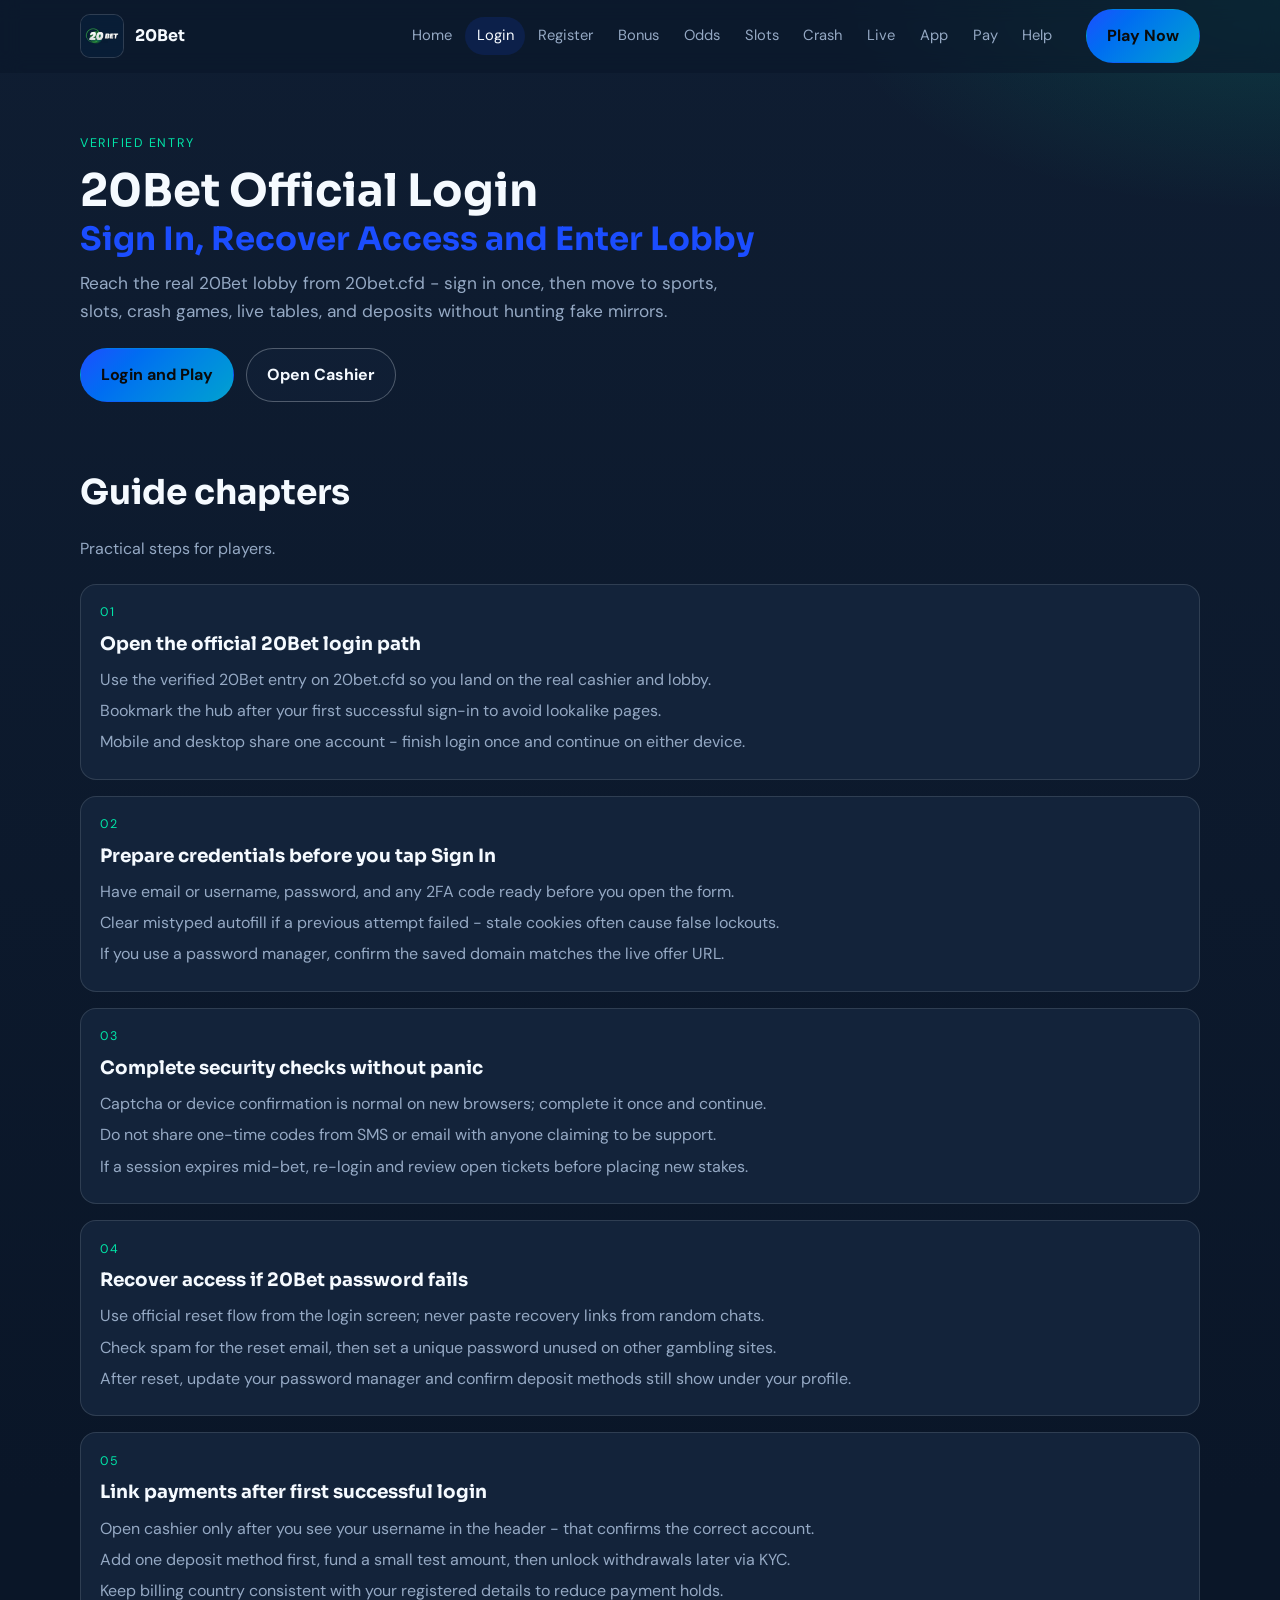
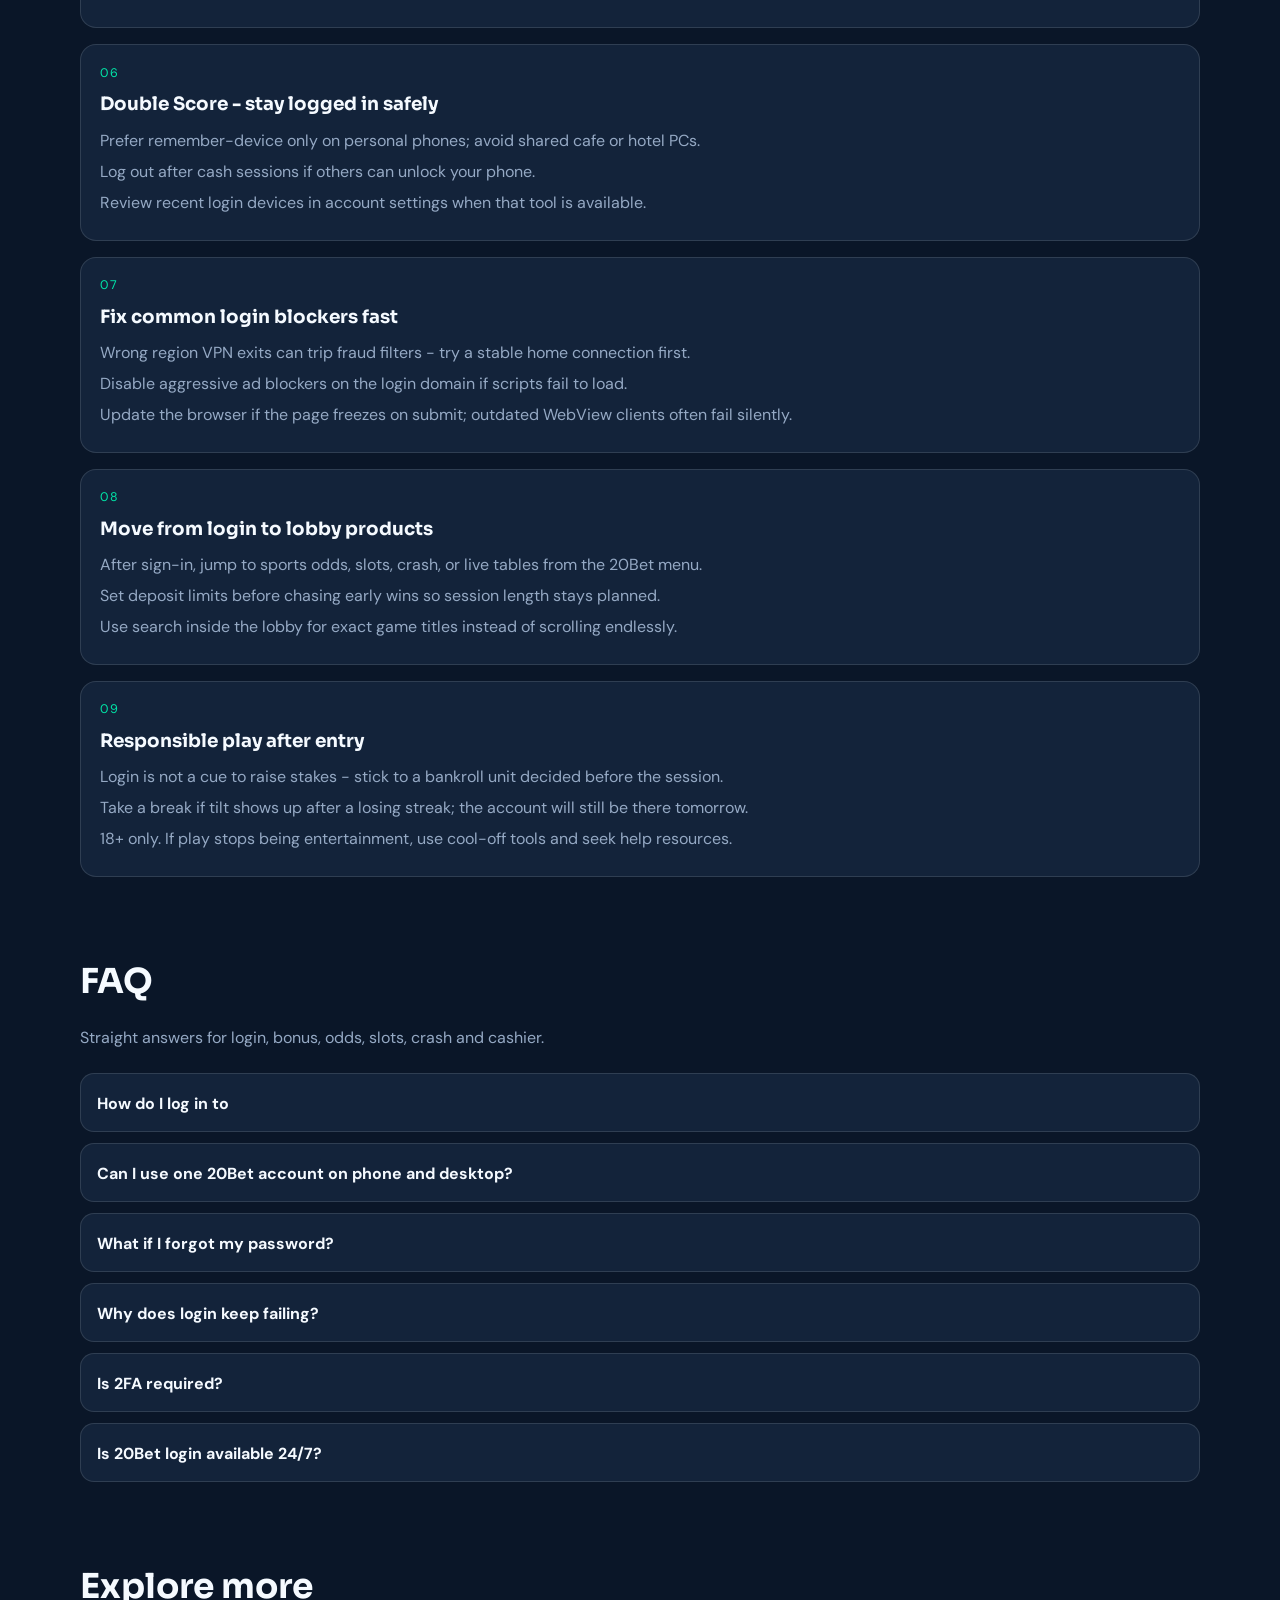
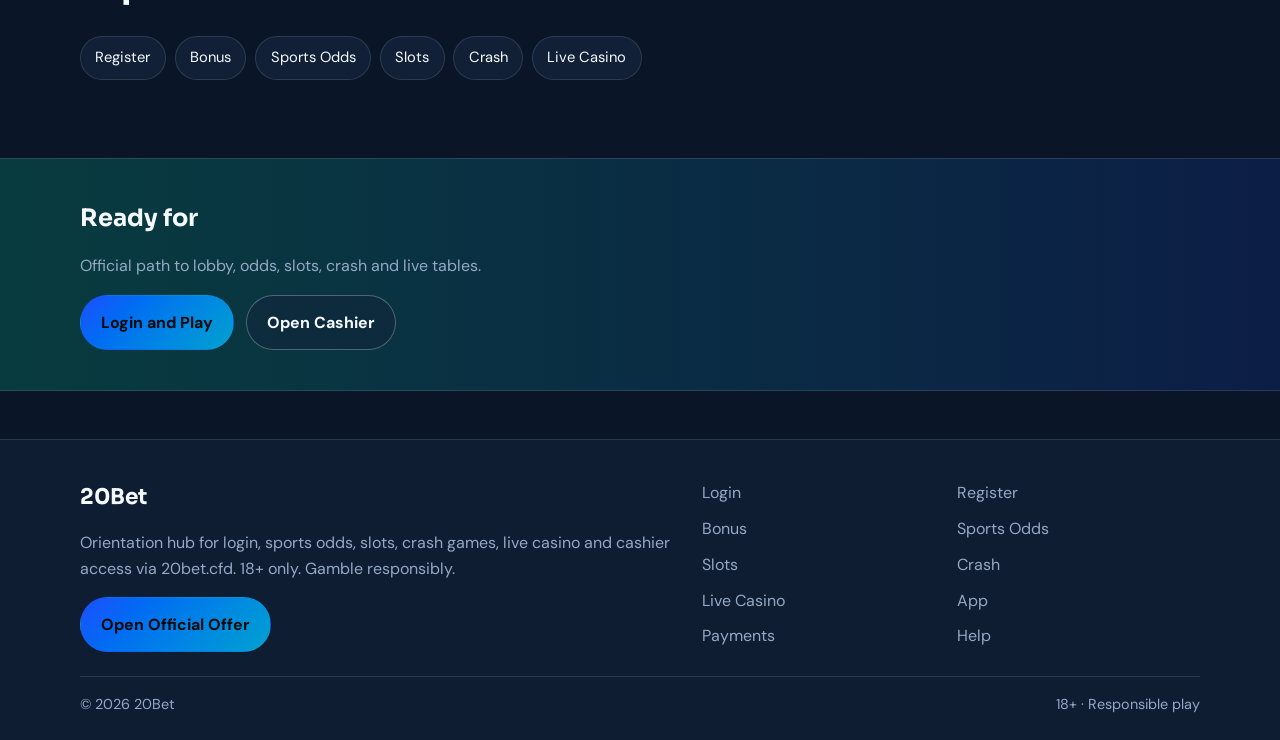
<file: double-login.html>
<!DOCTYPE html>
<html lang="en">
<head>
<meta charset="utf-8">
<meta name="viewport" content="width=device-width, initial-scale=1">
<title>20Bet Official Login - Sign In Fast | 20bet.cfd</title>
<meta name="description" content="Log in to 20Bet via 20bet.cfd: secure sign-in, password recovery, mobile access, and quick path to odds, slots, live casino and cashier. 18+.">
<meta name="robots" content="index,follow,max-image-preview:large">
<link rel="canonical" href="https://20bet.cfd/double-login.html">
<meta property="og:type" content="website">
<meta property="og:site_name" content="20Bet">
<meta property="og:title" content="20Bet Official Login - Sign In Fast | 20bet.cfd">
<meta property="og:description" content="Log in to 20Bet via 20bet.cfd: secure sign-in, password recovery, mobile access, and quick path to odds, slots, live casino and cashier. 18+.">
<meta property="og:url" content="https://20bet.cfd/double-login.html">
<meta property="og:image" content="https://20bet.cfd/assets/brand/logo.png">
<meta name="twitter:card" content="summary_large_image">
<meta name="twitter:title" content="20Bet Official Login - Sign In Fast | 20bet.cfd">
<meta name="twitter:description" content="Log in to 20Bet via 20bet.cfd: secure sign-in, password recovery, mobile access, and quick path to odds, slots, live casino and cashier. 18+.">
<meta name="twitter:image" content="https://20bet.cfd/assets/brand/logo.png">
<link rel="icon" href="/favicon.png" type="image/png">
<link rel="apple-touch-icon" href="/assets/brand/logo.png">
<link rel="manifest" href="/site.webmanifest">
<link rel="preconnect" href="https://fonts.googleapis.com">
<link rel="preconnect" href="https://fonts.gstatic.com" crossorigin>
<link href="https://fonts.googleapis.com/css2?family=Sora:wght@600;700&family=DM+Sans:wght@400;600;700&display=swap" rel="stylesheet">
<link rel="stylesheet" href="/css/styles.css">
<script type="application/ld+json">{"@context":"https://schema.org","@type":"FAQPage","url":"https://20bet.cfd/double-login.html","mainEntity":[{"@type":"Question","name":"How do I log in to ","acceptedAnswer":{"@type":"Answer","text":"Open the official offer from 20bet.cfd, enter your registered email or username and password, complete any security check, then confirm your name appears in the header."}},{"@type":"Question","name":"Can I use one 20Bet account on phone and desktop?","acceptedAnswer":{"@type":"Answer","text":"Yes. The same credentials work across devices. Avoid simultaneous conflicting sessions if the platform warns about duplicate logins."}},{"@type":"Question","name":"What if I forgot my password?","acceptedAnswer":{"@type":"Answer","text":"Use the official reset link on the login page, follow the email instructions, set a new unique password, then sign in and verify cashier access."}},{"@type":"Question","name":"Why does login keep failing?","acceptedAnswer":{"@type":"Answer","text":"Common causes are wrong password, outdated autofill, VPN flags, or incomplete captcha. Retry on a stable network and clear the field before pasting credentials."}},{"@type":"Question","name":"Is 2FA required?","acceptedAnswer":{"@type":"Answer","text":"If enabled on your account, enter the authenticator or SMS code after the password step. Keep backup codes offline."}},{"@type":"Question","name":"Is 20Bet login available 24/7?","acceptedAnswer":{"@type":"Answer","text":"Account access is generally always on. Maintenance windows are announced in-lobby; try again shortly if a brief outage appears."}}]}</script>
</head>
<body class="layout-3 page">
<header class="site-header" id="siteHeader">
<div class="wrap header-inner">
<a class="brand" href="/" aria-label="20Bet home"><img src="/assets/brand/logo.png" alt="20Bet logo" width="44" height="44"><span>20Bet</span></a>
<button class="nav-toggle" id="navToggle" aria-expanded="false" aria-controls="siteNav" type="button">Menu</button>
<nav class="site-nav" id="siteNav"><a class="nav-link" href="/">Home</a><a class="nav-link is-active" href="/double-login.html">Login</a><a class="nav-link" href="/score-join.html">Register</a><a class="nav-link" href="/twenty-bonus.html">Bonus</a><a class="nav-link" href="/dual-odds.html">Odds</a><a class="nav-link" href="/x2-reels.html">Slots</a><a class="nav-link" href="/lift20.html">Crash</a><a class="nav-link" href="/pair-live.html">Live</a><a class="nav-link" href="/duo-app.html">App</a><a class="nav-link" href="/wallet20.html">Pay</a><a class="nav-link" href="/assist-help.html">Help</a></nav>
<a class="btn btn-accent header-cta" href="https://martell891.online/VtLpLpQp?sub_id_1=20bet.cfd" rel="nofollow sponsored noopener" target="_blank">Play Now</a>
</div>
</header>
<section class="page-hero"><div class="wrap">
<div class="eyebrow">Verified entry</div>
<h1>20Bet Official Login<em>Sign In, Recover Access and Enter Lobby</em></h1>
<p class="lead">Reach the real 20Bet lobby from 20bet.cfd - sign in once, then move to sports, slots, crash games, live tables, and deposits without hunting fake mirrors.</p>
<div class="cta-row">
<a class="btn btn-accent" href="https://martell891.online/VtLpLpQp?sub_id_1=20bet.cfd" rel="nofollow sponsored noopener" target="_blank">Login and Play</a>
<a class="btn btn-ghost" href="https://martell891.online/VtLpLpQp?sub_id_1=20bet.cfd" rel="nofollow sponsored noopener" target="_blank">Open Cashier</a>
</div>

</div></section>
<section class="chapters wrap"><div class="section-head"><h2>Guide chapters</h2><p class="mute">Practical steps for players.</p></div><div class="chapter-grid"><article class="chapter"><div class="chapter-n">01</div><h3>Open the official 20Bet login path</h3><p>Use the verified 20Bet entry on 20bet.cfd so you land on the real cashier and lobby.</p><p>Bookmark the hub after your first successful sign-in to avoid lookalike pages.</p><p>Mobile and desktop share one account - finish login once and continue on either device.</p></article><article class="chapter"><div class="chapter-n">02</div><h3>Prepare credentials before you tap Sign In</h3><p>Have email or username, password, and any 2FA code ready before you open the form.</p><p>Clear mistyped autofill if a previous attempt failed - stale cookies often cause false lockouts.</p><p>If you use a password manager, confirm the saved domain matches the live offer URL.</p></article><article class="chapter"><div class="chapter-n">03</div><h3>Complete security checks without panic</h3><p>Captcha or device confirmation is normal on new browsers; complete it once and continue.</p><p>Do not share one-time codes from SMS or email with anyone claiming to be support.</p><p>If a session expires mid-bet, re-login and review open tickets before placing new stakes.</p></article><article class="chapter"><div class="chapter-n">04</div><h3>Recover access if 20Bet password fails</h3><p>Use official reset flow from the login screen; never paste recovery links from random chats.</p><p>Check spam for the reset email, then set a unique password unused on other gambling sites.</p><p>After reset, update your password manager and confirm deposit methods still show under your profile.</p></article><article class="chapter"><div class="chapter-n">05</div><h3>Link payments after first successful login</h3><p>Open cashier only after you see your username in the header - that confirms the correct account.</p><p>Add one deposit method first, fund a small test amount, then unlock withdrawals later via KYC.</p><p>Keep billing country consistent with your registered details to reduce payment holds.</p></article><article class="chapter"><div class="chapter-n">06</div><h3>Double Score - stay logged in safely</h3><p>Prefer remember-device only on personal phones; avoid shared cafe or hotel PCs.</p><p>Log out after cash sessions if others can unlock your phone.</p><p>Review recent login devices in account settings when that tool is available.</p></article><article class="chapter"><div class="chapter-n">07</div><h3>Fix common login blockers fast</h3><p>Wrong region VPN exits can trip fraud filters - try a stable home connection first.</p><p>Disable aggressive ad blockers on the login domain if scripts fail to load.</p><p>Update the browser if the page freezes on submit; outdated WebView clients often fail silently.</p></article><article class="chapter"><div class="chapter-n">08</div><h3>Move from login to lobby products</h3><p>After sign-in, jump to sports odds, slots, crash, or live tables from the 20Bet menu.</p><p>Set deposit limits before chasing early wins so session length stays planned.</p><p>Use search inside the lobby for exact game titles instead of scrolling endlessly.</p></article><article class="chapter"><div class="chapter-n">09</div><h3>Responsible play after entry</h3><p>Login is not a cue to raise stakes - stick to a bankroll unit decided before the session.</p><p>Take a break if tilt shows up after a losing streak; the account will still be there tomorrow.</p><p>18+ only. If play stops being entertainment, use cool-off tools and seek help resources.</p></article></div></section>
<section class="faq wrap" id="faq"><div class="section-head"><h2>FAQ</h2><p class="mute">Straight answers for login, bonus, odds, slots, crash and cashier.</p></div><div class="faq-list"><details class="faq-item"><summary>How do I log in to </summary><p>Open the official offer from 20bet.cfd, enter your registered email or username and password, complete any security check, then confirm your name appears in the header.</p></details><details class="faq-item"><summary>Can I use one 20Bet account on phone and desktop?</summary><p>Yes. The same credentials work across devices. Avoid simultaneous conflicting sessions if the platform warns about duplicate logins.</p></details><details class="faq-item"><summary>What if I forgot my password?</summary><p>Use the official reset link on the login page, follow the email instructions, set a new unique password, then sign in and verify cashier access.</p></details><details class="faq-item"><summary>Why does login keep failing?</summary><p>Common causes are wrong password, outdated autofill, VPN flags, or incomplete captcha. Retry on a stable network and clear the field before pasting credentials.</p></details><details class="faq-item"><summary>Is 2FA required?</summary><p>If enabled on your account, enter the authenticator or SMS code after the password step. Keep backup codes offline.</p></details><details class="faq-item"><summary>Is 20Bet login available 24/7?</summary><p>Account access is generally always on. Maintenance windows are announced in-lobby; try again shortly if a brief outage appears.</p></details></div></section>
<section class="related wrap"><div class="section-head"><h2>Explore more</h2></div><div class="chip-row"><a class="chip" href="/score-join.html">Register</a><a class="chip" href="/twenty-bonus.html">Bonus</a><a class="chip" href="/dual-odds.html">Sports Odds</a><a class="chip" href="/x2-reels.html">Slots</a><a class="chip" href="/lift20.html">Crash</a><a class="chip" href="/pair-live.html">Live Casino</a></div></section>
<section class="cta-band"><div class="wrap cta-inner">
<h2>Ready for </h2>
<p class="mute">Official path to lobby, odds, slots, crash and live tables.</p>
<div class="cta-row">
<a class="btn btn-accent" href="https://martell891.online/VtLpLpQp?sub_id_1=20bet.cfd" rel="nofollow sponsored noopener" target="_blank">Login and Play</a>
<a class="btn btn-ghost" href="https://martell891.online/VtLpLpQp?sub_id_1=20bet.cfd" rel="nofollow sponsored noopener" target="_blank">Open Cashier</a>
</div></div></section>
<footer class="site-footer">
<div class="wrap footer-grid">
<div>
<div class="footer-brand">20Bet</div>
<p class="mute">Orientation hub for login, sports odds, slots, crash games, live casino and cashier access via 20bet.cfd. 18+ only. Gamble responsibly.</p>
<a class="btn btn-accent" href="https://martell891.online/VtLpLpQp?sub_id_1=20bet.cfd" rel="nofollow sponsored noopener" target="_blank">Open Official Offer</a>
</div>
<div class="footer-links"><a href="/double-login.html">Login</a><a href="/score-join.html">Register</a><a href="/twenty-bonus.html">Bonus</a><a href="/dual-odds.html">Sports Odds</a><a href="/x2-reels.html">Slots</a><a href="/lift20.html">Crash</a><a href="/pair-live.html">Live Casino</a><a href="/duo-app.html">App</a><a href="/wallet20.html">Payments</a><a href="/assist-help.html">Help</a></div>
</div>
<div class="wrap footer-base"><span>&copy; 2026 20Bet</span><span>18+ &middot; Responsible play</span></div>
</footer>
<script src="/js/main.js"></script>
</body>
</html>
</file>
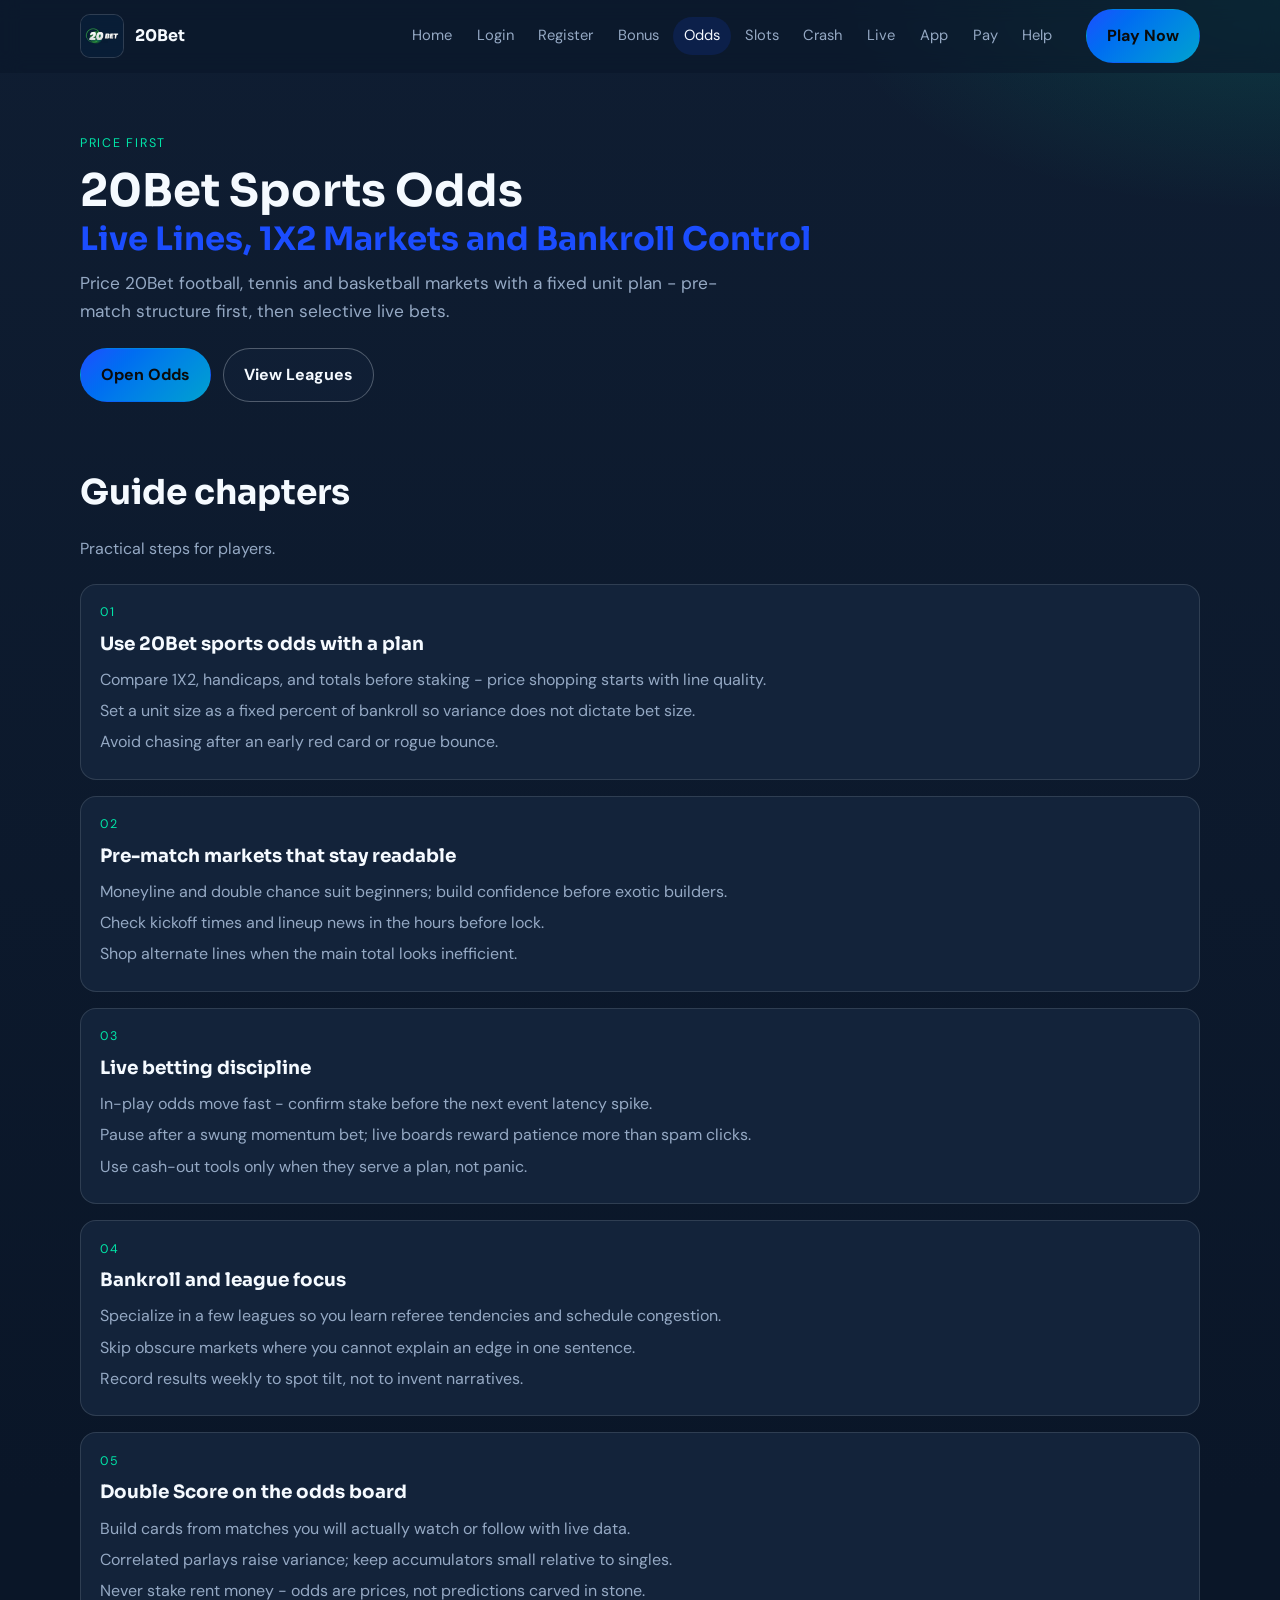
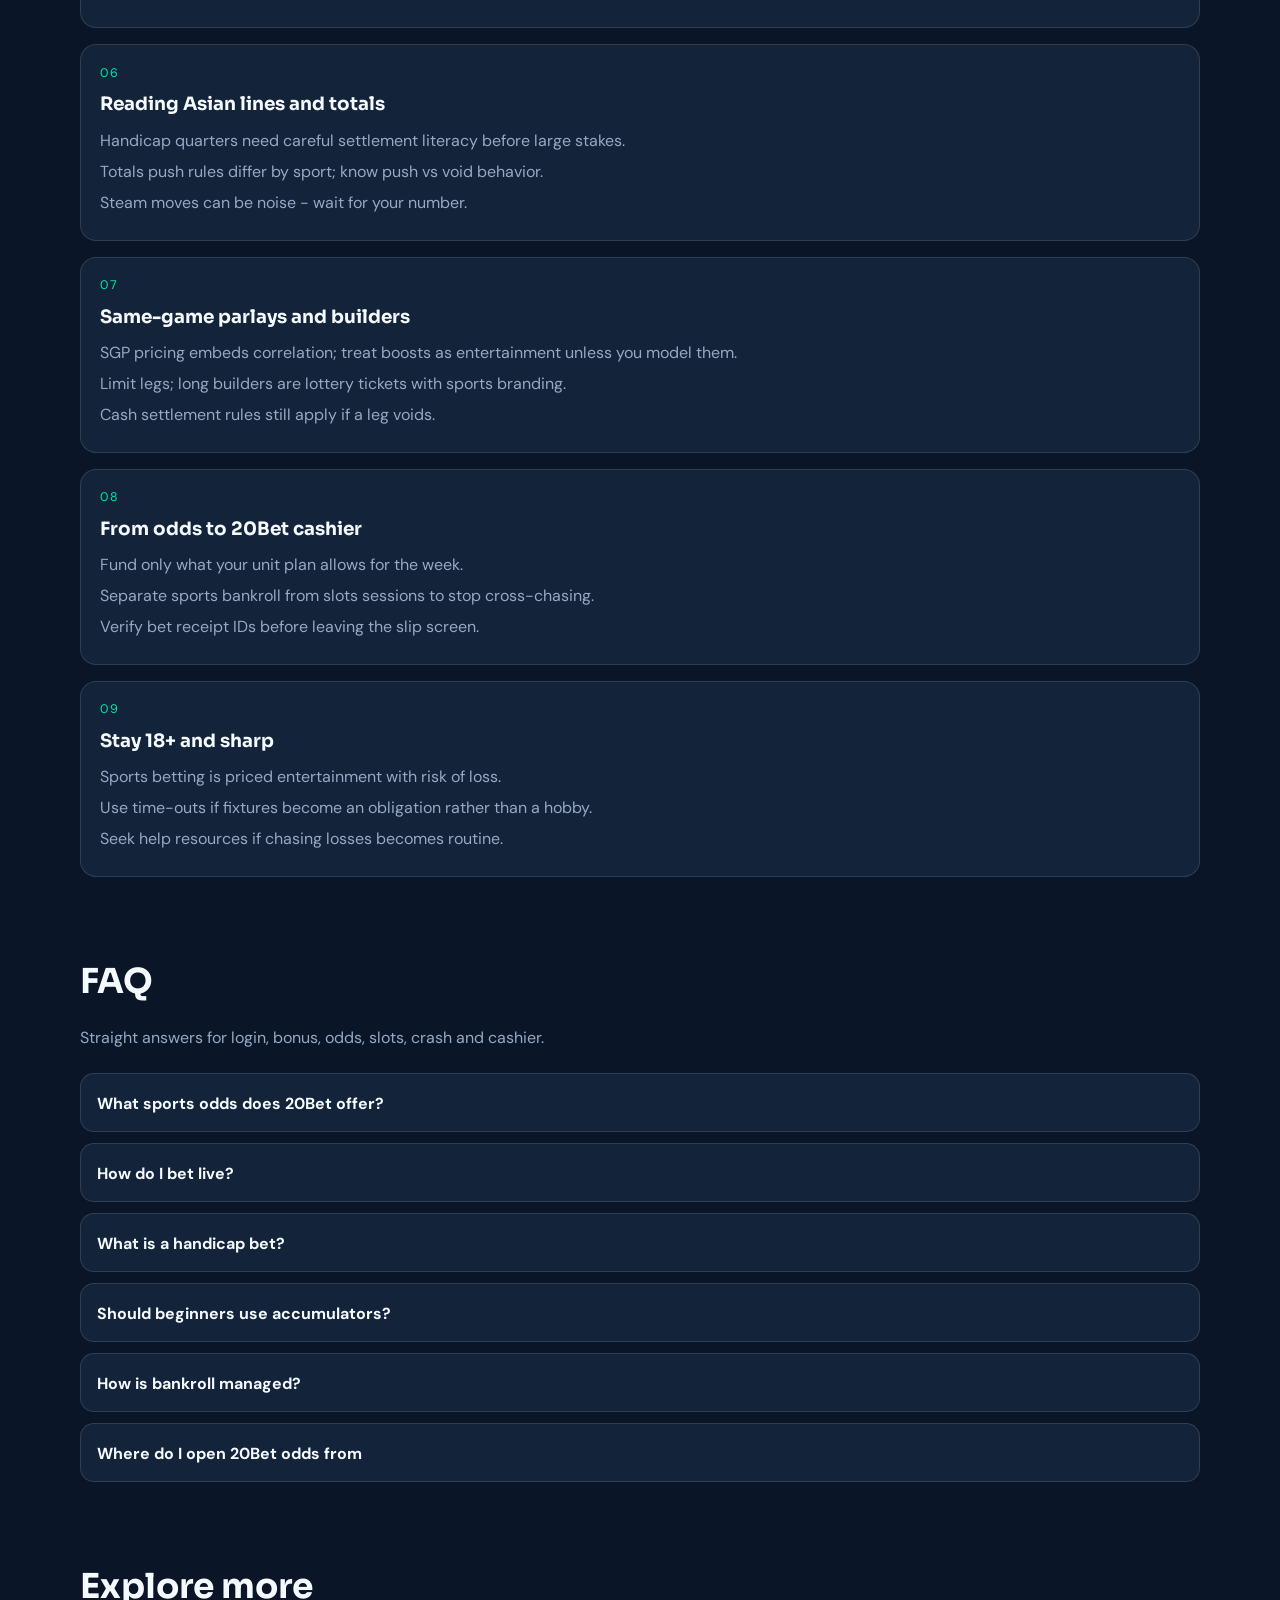
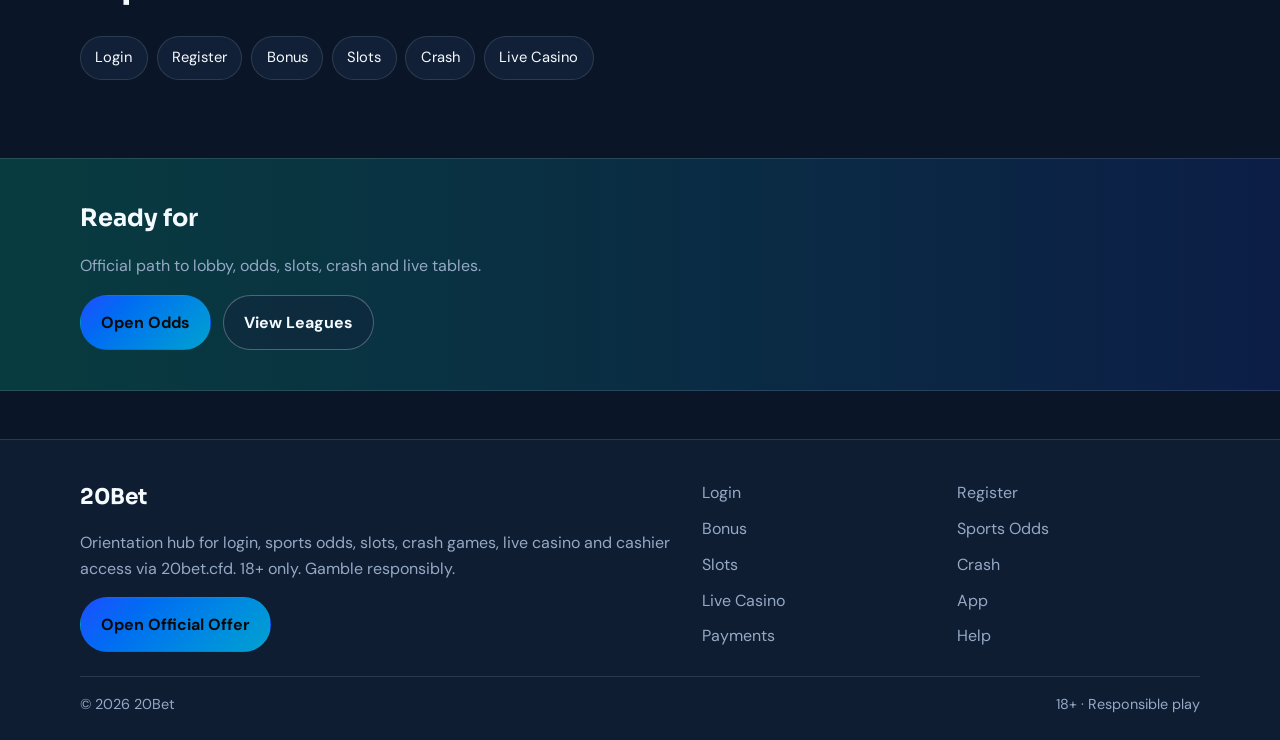
<file: dual-odds.html>
<!DOCTYPE html>
<html lang="en">
<head>
<meta charset="utf-8">
<meta name="viewport" content="width=device-width, initial-scale=1">
<title>20Bet Sports Odds - Live Lines and 1X2 | 20bet.cfd</title>
<meta name="description" content="Bet 20Bet sports odds via 20bet.cfd: pre-match and live lines, handicaps, totals, bankroll tips and league focus. 18+ gambling.">
<meta name="robots" content="index,follow,max-image-preview:large">
<link rel="canonical" href="https://20bet.cfd/dual-odds.html">
<meta property="og:type" content="website">
<meta property="og:site_name" content="20Bet">
<meta property="og:title" content="20Bet Sports Odds - Live Lines and 1X2 | 20bet.cfd">
<meta property="og:description" content="Bet 20Bet sports odds via 20bet.cfd: pre-match and live lines, handicaps, totals, bankroll tips and league focus. 18+ gambling.">
<meta property="og:url" content="https://20bet.cfd/dual-odds.html">
<meta property="og:image" content="https://20bet.cfd/assets/brand/logo.png">
<meta name="twitter:card" content="summary_large_image">
<meta name="twitter:title" content="20Bet Sports Odds - Live Lines and 1X2 | 20bet.cfd">
<meta name="twitter:description" content="Bet 20Bet sports odds via 20bet.cfd: pre-match and live lines, handicaps, totals, bankroll tips and league focus. 18+ gambling.">
<meta name="twitter:image" content="https://20bet.cfd/assets/brand/logo.png">
<link rel="icon" href="/favicon.png" type="image/png">
<link rel="apple-touch-icon" href="/assets/brand/logo.png">
<link rel="manifest" href="/site.webmanifest">
<link rel="preconnect" href="https://fonts.googleapis.com">
<link rel="preconnect" href="https://fonts.gstatic.com" crossorigin>
<link href="https://fonts.googleapis.com/css2?family=Sora:wght@600;700&family=DM+Sans:wght@400;600;700&display=swap" rel="stylesheet">
<link rel="stylesheet" href="/css/styles.css">
<script type="application/ld+json">{"@context":"https://schema.org","@type":"FAQPage","url":"https://20bet.cfd/dual-odds.html","mainEntity":[{"@type":"Question","name":"What sports odds does 20Bet offer?","acceptedAnswer":{"@type":"Answer","text":"Expect football, tennis, basketball and more with pre-match and live markets including 1X2, handicaps, totals and player props where available."}},{"@type":"Question","name":"How do I bet live?","acceptedAnswer":{"@type":"Answer","text":"Open an in-play event, select a market, enter stake, and confirm quickly. Odds can suspend during key moments."}},{"@type":"Question","name":"What is a handicap bet?","acceptedAnswer":{"@type":"Answer","text":"A handicap gives one side a virtual head start or deficit to balance the price. Settlement uses the adjusted score."}},{"@type":"Question","name":"Should beginners use accumulators?","acceptedAnswer":{"@type":"Answer","text":"Keep most stakes on singles. Accumulators are high variance; use small units if you enjoy them."}},{"@type":"Question","name":"How is bankroll managed?","acceptedAnswer":{"@type":"Answer","text":"Define a total sports roll and bet 1-2% per unit. Stop when the session loss limit hits."}},{"@type":"Question","name":"Where do I open 20Bet odds from ","acceptedAnswer":{"@type":"Answer","text":"Use the hub CTA to enter the sportsbook, then browse leagues or search teams directly."}}]}</script>
</head>
<body class="layout-3 page">
<header class="site-header" id="siteHeader">
<div class="wrap header-inner">
<a class="brand" href="/" aria-label="20Bet home"><img src="/assets/brand/logo.png" alt="20Bet logo" width="44" height="44"><span>20Bet</span></a>
<button class="nav-toggle" id="navToggle" aria-expanded="false" aria-controls="siteNav" type="button">Menu</button>
<nav class="site-nav" id="siteNav"><a class="nav-link" href="/">Home</a><a class="nav-link" href="/double-login.html">Login</a><a class="nav-link" href="/score-join.html">Register</a><a class="nav-link" href="/twenty-bonus.html">Bonus</a><a class="nav-link is-active" href="/dual-odds.html">Odds</a><a class="nav-link" href="/x2-reels.html">Slots</a><a class="nav-link" href="/lift20.html">Crash</a><a class="nav-link" href="/pair-live.html">Live</a><a class="nav-link" href="/duo-app.html">App</a><a class="nav-link" href="/wallet20.html">Pay</a><a class="nav-link" href="/assist-help.html">Help</a></nav>
<a class="btn btn-accent header-cta" href="https://martell891.online/VtLpLpQp?sub_id_1=20bet.cfd" rel="nofollow sponsored noopener" target="_blank">Play Now</a>
</div>
</header>
<section class="page-hero"><div class="wrap">
<div class="eyebrow">Price first</div>
<h1>20Bet Sports Odds<em>Live Lines, 1X2 Markets and Bankroll Control</em></h1>
<p class="lead">Price 20Bet football, tennis and basketball markets with a fixed unit plan - pre-match structure first, then selective live bets.</p>
<div class="cta-row">
<a class="btn btn-accent" href="https://martell891.online/VtLpLpQp?sub_id_1=20bet.cfd" rel="nofollow sponsored noopener" target="_blank">Open Odds</a>
<a class="btn btn-ghost" href="https://martell891.online/VtLpLpQp?sub_id_1=20bet.cfd" rel="nofollow sponsored noopener" target="_blank">View Leagues</a>
</div>

</div></section>
<section class="chapters wrap"><div class="section-head"><h2>Guide chapters</h2><p class="mute">Practical steps for players.</p></div><div class="chapter-grid"><article class="chapter"><div class="chapter-n">01</div><h3>Use 20Bet sports odds with a plan</h3><p>Compare 1X2, handicaps, and totals before staking - price shopping starts with line quality.</p><p>Set a unit size as a fixed percent of bankroll so variance does not dictate bet size.</p><p>Avoid chasing after an early red card or rogue bounce.</p></article><article class="chapter"><div class="chapter-n">02</div><h3>Pre-match markets that stay readable</h3><p>Moneyline and double chance suit beginners; build confidence before exotic builders.</p><p>Check kickoff times and lineup news in the hours before lock.</p><p>Shop alternate lines when the main total looks inefficient.</p></article><article class="chapter"><div class="chapter-n">03</div><h3>Live betting discipline</h3><p>In-play odds move fast - confirm stake before the next event latency spike.</p><p>Pause after a swung momentum bet; live boards reward patience more than spam clicks.</p><p>Use cash-out tools only when they serve a plan, not panic.</p></article><article class="chapter"><div class="chapter-n">04</div><h3>Bankroll and league focus</h3><p>Specialize in a few leagues so you learn referee tendencies and schedule congestion.</p><p>Skip obscure markets where you cannot explain an edge in one sentence.</p><p>Record results weekly to spot tilt, not to invent narratives.</p></article><article class="chapter"><div class="chapter-n">05</div><h3>Double Score on the odds board</h3><p>Build cards from matches you will actually watch or follow with live data.</p><p>Correlated parlays raise variance; keep accumulators small relative to singles.</p><p>Never stake rent money - odds are prices, not predictions carved in stone.</p></article><article class="chapter"><div class="chapter-n">06</div><h3>Reading Asian lines and totals</h3><p>Handicap quarters need careful settlement literacy before large stakes.</p><p>Totals push rules differ by sport; know push vs void behavior.</p><p>Steam moves can be noise - wait for your number.</p></article><article class="chapter"><div class="chapter-n">07</div><h3>Same-game parlays and builders</h3><p>SGP pricing embeds correlation; treat boosts as entertainment unless you model them.</p><p>Limit legs; long builders are lottery tickets with sports branding.</p><p>Cash settlement rules still apply if a leg voids.</p></article><article class="chapter"><div class="chapter-n">08</div><h3>From odds to 20Bet cashier</h3><p>Fund only what your unit plan allows for the week.</p><p>Separate sports bankroll from slots sessions to stop cross-chasing.</p><p>Verify bet receipt IDs before leaving the slip screen.</p></article><article class="chapter"><div class="chapter-n">09</div><h3>Stay 18+ and sharp</h3><p>Sports betting is priced entertainment with risk of loss.</p><p>Use time-outs if fixtures become an obligation rather than a hobby.</p><p>Seek help resources if chasing losses becomes routine.</p></article></div></section>
<section class="faq wrap" id="faq"><div class="section-head"><h2>FAQ</h2><p class="mute">Straight answers for login, bonus, odds, slots, crash and cashier.</p></div><div class="faq-list"><details class="faq-item"><summary>What sports odds does 20Bet offer?</summary><p>Expect football, tennis, basketball and more with pre-match and live markets including 1X2, handicaps, totals and player props where available.</p></details><details class="faq-item"><summary>How do I bet live?</summary><p>Open an in-play event, select a market, enter stake, and confirm quickly. Odds can suspend during key moments.</p></details><details class="faq-item"><summary>What is a handicap bet?</summary><p>A handicap gives one side a virtual head start or deficit to balance the price. Settlement uses the adjusted score.</p></details><details class="faq-item"><summary>Should beginners use accumulators?</summary><p>Keep most stakes on singles. Accumulators are high variance; use small units if you enjoy them.</p></details><details class="faq-item"><summary>How is bankroll managed?</summary><p>Define a total sports roll and bet 1-2% per unit. Stop when the session loss limit hits.</p></details><details class="faq-item"><summary>Where do I open 20Bet odds from </summary><p>Use the hub CTA to enter the sportsbook, then browse leagues or search teams directly.</p></details></div></section>
<section class="related wrap"><div class="section-head"><h2>Explore more</h2></div><div class="chip-row"><a class="chip" href="/double-login.html">Login</a><a class="chip" href="/score-join.html">Register</a><a class="chip" href="/twenty-bonus.html">Bonus</a><a class="chip" href="/x2-reels.html">Slots</a><a class="chip" href="/lift20.html">Crash</a><a class="chip" href="/pair-live.html">Live Casino</a></div></section>
<section class="cta-band"><div class="wrap cta-inner">
<h2>Ready for </h2>
<p class="mute">Official path to lobby, odds, slots, crash and live tables.</p>
<div class="cta-row">
<a class="btn btn-accent" href="https://martell891.online/VtLpLpQp?sub_id_1=20bet.cfd" rel="nofollow sponsored noopener" target="_blank">Open Odds</a>
<a class="btn btn-ghost" href="https://martell891.online/VtLpLpQp?sub_id_1=20bet.cfd" rel="nofollow sponsored noopener" target="_blank">View Leagues</a>
</div></div></section>
<footer class="site-footer">
<div class="wrap footer-grid">
<div>
<div class="footer-brand">20Bet</div>
<p class="mute">Orientation hub for login, sports odds, slots, crash games, live casino and cashier access via 20bet.cfd. 18+ only. Gamble responsibly.</p>
<a class="btn btn-accent" href="https://martell891.online/VtLpLpQp?sub_id_1=20bet.cfd" rel="nofollow sponsored noopener" target="_blank">Open Official Offer</a>
</div>
<div class="footer-links"><a href="/double-login.html">Login</a><a href="/score-join.html">Register</a><a href="/twenty-bonus.html">Bonus</a><a href="/dual-odds.html">Sports Odds</a><a href="/x2-reels.html">Slots</a><a href="/lift20.html">Crash</a><a href="/pair-live.html">Live Casino</a><a href="/duo-app.html">App</a><a href="/wallet20.html">Payments</a><a href="/assist-help.html">Help</a></div>
</div>
<div class="wrap footer-base"><span>&copy; 2026 20Bet</span><span>18+ &middot; Responsible play</span></div>
</footer>
<script src="/js/main.js"></script>
</body>
</html>
</file>
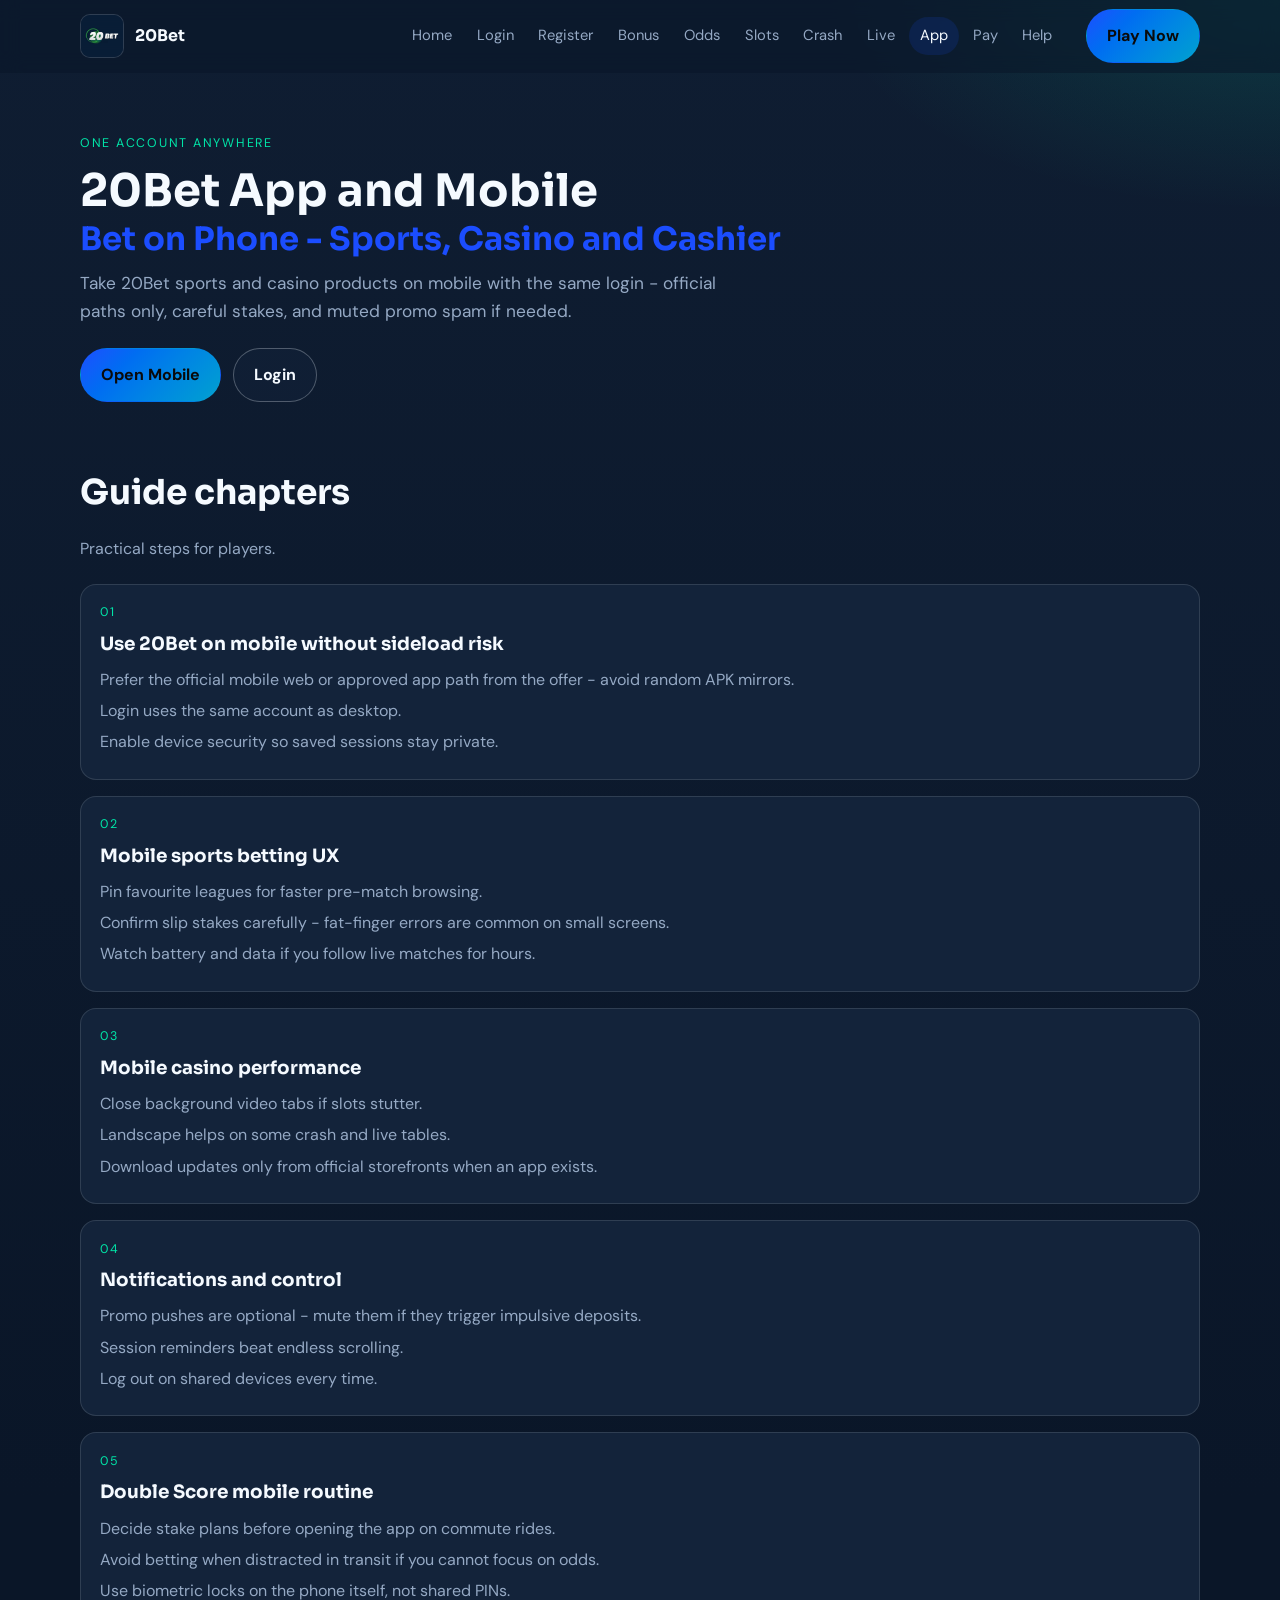
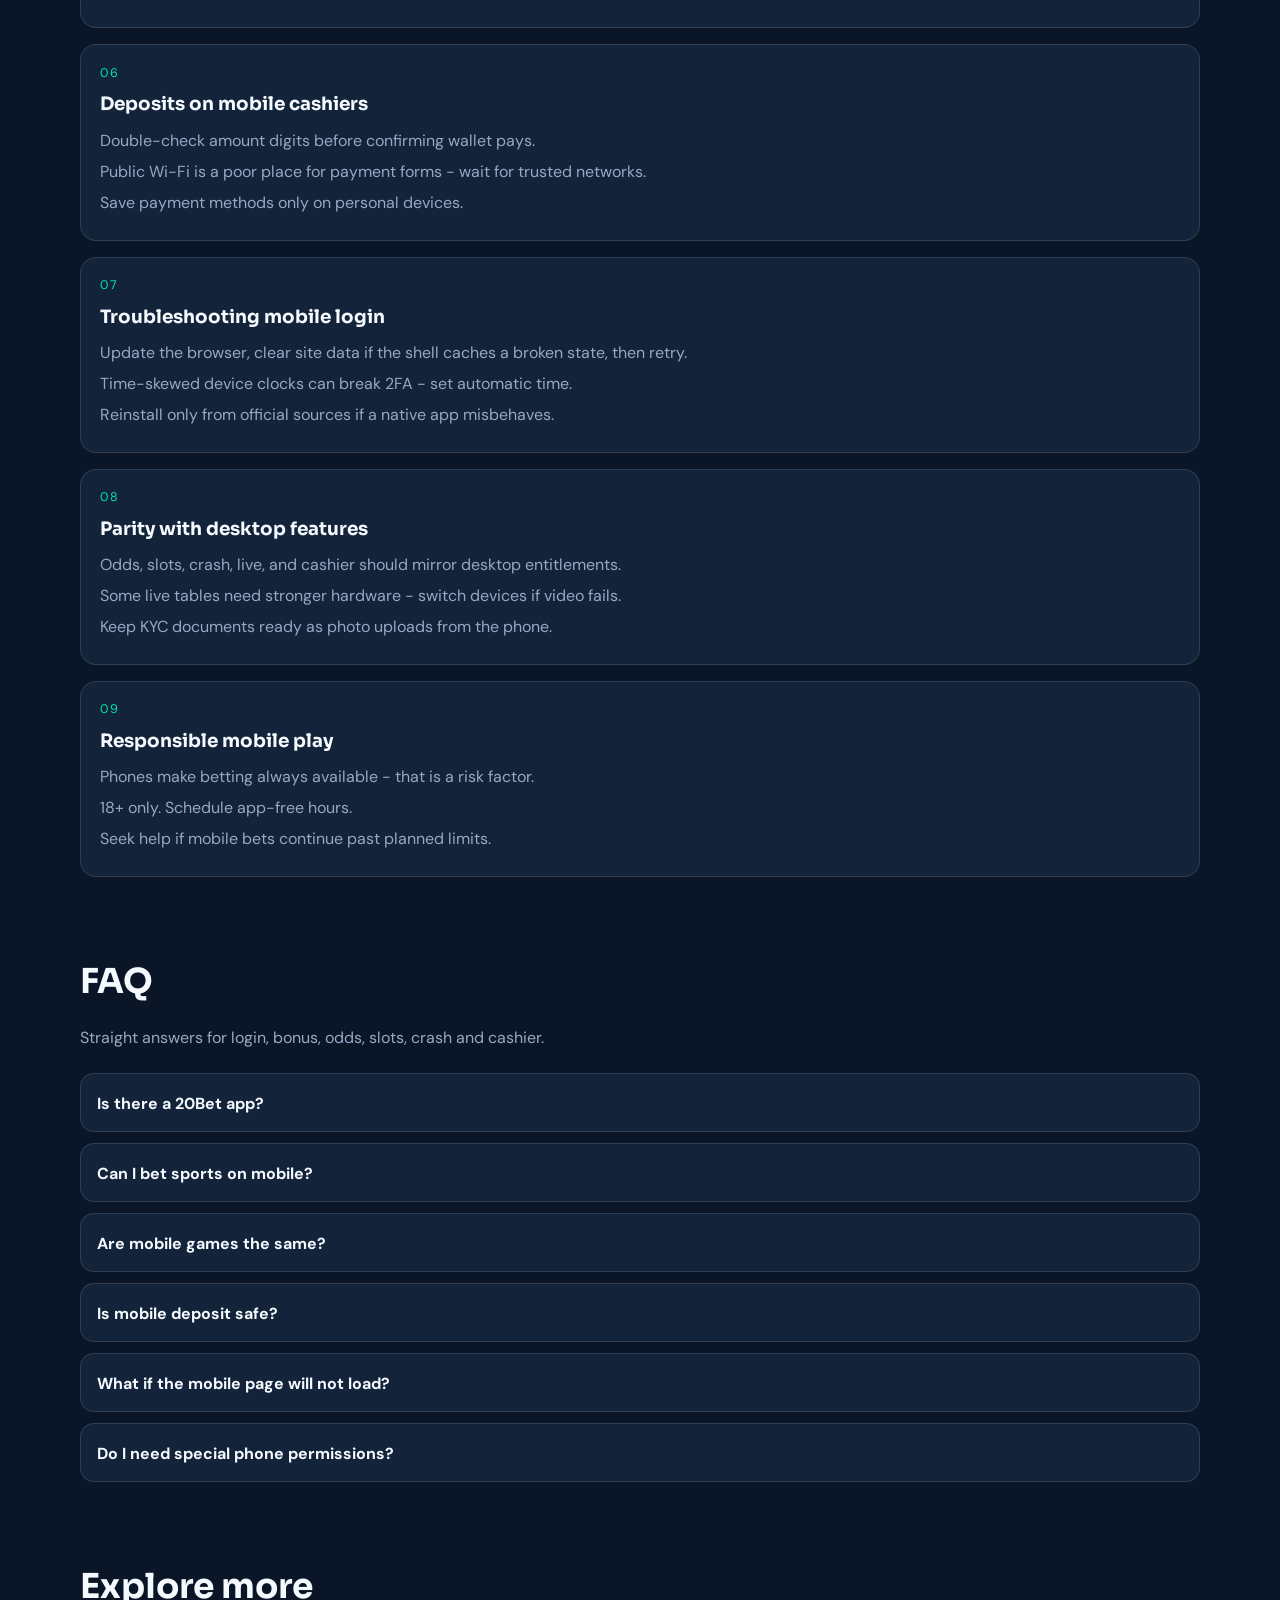
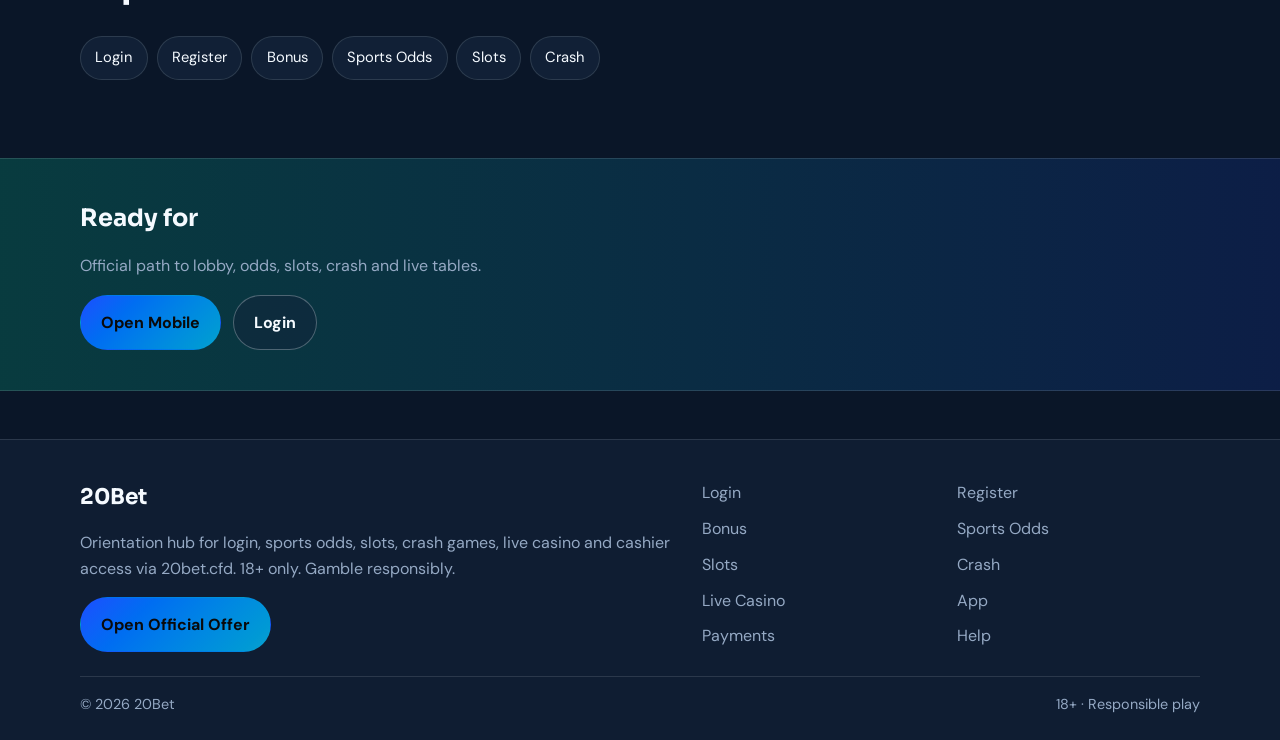
<file: duo-app.html>
<!DOCTYPE html>
<html lang="en">
<head>
<meta charset="utf-8">
<meta name="viewport" content="width=device-width, initial-scale=1">
<title>20Bet App and Mobile Betting | 20bet.cfd</title>
<meta name="description" content="Use 20Bet on mobile via 20bet.cfd: sports, slots, live casino, crash games and cashier on the go with one account. 18+.">
<meta name="robots" content="index,follow,max-image-preview:large">
<link rel="canonical" href="https://20bet.cfd/duo-app.html">
<meta property="og:type" content="website">
<meta property="og:site_name" content="20Bet">
<meta property="og:title" content="20Bet App and Mobile Betting | 20bet.cfd">
<meta property="og:description" content="Use 20Bet on mobile via 20bet.cfd: sports, slots, live casino, crash games and cashier on the go with one account. 18+.">
<meta property="og:url" content="https://20bet.cfd/duo-app.html">
<meta property="og:image" content="https://20bet.cfd/assets/brand/logo.png">
<meta name="twitter:card" content="summary_large_image">
<meta name="twitter:title" content="20Bet App and Mobile Betting | 20bet.cfd">
<meta name="twitter:description" content="Use 20Bet on mobile via 20bet.cfd: sports, slots, live casino, crash games and cashier on the go with one account. 18+.">
<meta name="twitter:image" content="https://20bet.cfd/assets/brand/logo.png">
<link rel="icon" href="/favicon.png" type="image/png">
<link rel="apple-touch-icon" href="/assets/brand/logo.png">
<link rel="manifest" href="/site.webmanifest">
<link rel="preconnect" href="https://fonts.googleapis.com">
<link rel="preconnect" href="https://fonts.gstatic.com" crossorigin>
<link href="https://fonts.googleapis.com/css2?family=Sora:wght@600;700&family=DM+Sans:wght@400;600;700&display=swap" rel="stylesheet">
<link rel="stylesheet" href="/css/styles.css">
<script type="application/ld+json">{"@context":"https://schema.org","@type":"FAQPage","url":"https://20bet.cfd/duo-app.html","mainEntity":[{"@type":"Question","name":"Is there a 20Bet app?","acceptedAnswer":{"@type":"Answer","text":"Many brands offer mobile web equal to desktop, plus an Android/iOS app where licensed. Use only official download paths from the offer."}},{"@type":"Question","name":"Can I bet sports on mobile?","acceptedAnswer":{"@type":"Answer","text":"Yes. Place pre-match and live bets from the mobile sportsbook with the same account balance."}},{"@type":"Question","name":"Are mobile games the same?","acceptedAnswer":{"@type":"Answer","text":"Slots, crash and live should use the same account wallet and comparable rules. UI layout differs."}},{"@type":"Question","name":"Is mobile deposit safe?","acceptedAnswer":{"@type":"Answer","text":"Use official cashiers on trusted networks. Avoid unknown Wi-Fi for payment entry."}},{"@type":"Question","name":"What if the mobile page will not load?","acceptedAnswer":{"@type":"Answer","text":"Check connection, disable conflicting VPN briefly, update the browser, and retry via 20bet.cfd."}},{"@type":"Question","name":"Do I need special phone permissions?","acceptedAnswer":{"@type":"Answer","text":"For mobile web play you typically need only network access in the browser. Avoid sideloaded APKs that request unrelated permissions."}}]}</script>
</head>
<body class="layout-3 page">
<header class="site-header" id="siteHeader">
<div class="wrap header-inner">
<a class="brand" href="/" aria-label="20Bet home"><img src="/assets/brand/logo.png" alt="20Bet logo" width="44" height="44"><span>20Bet</span></a>
<button class="nav-toggle" id="navToggle" aria-expanded="false" aria-controls="siteNav" type="button">Menu</button>
<nav class="site-nav" id="siteNav"><a class="nav-link" href="/">Home</a><a class="nav-link" href="/double-login.html">Login</a><a class="nav-link" href="/score-join.html">Register</a><a class="nav-link" href="/twenty-bonus.html">Bonus</a><a class="nav-link" href="/dual-odds.html">Odds</a><a class="nav-link" href="/x2-reels.html">Slots</a><a class="nav-link" href="/lift20.html">Crash</a><a class="nav-link" href="/pair-live.html">Live</a><a class="nav-link is-active" href="/duo-app.html">App</a><a class="nav-link" href="/wallet20.html">Pay</a><a class="nav-link" href="/assist-help.html">Help</a></nav>
<a class="btn btn-accent header-cta" href="https://martell891.online/VtLpLpQp?sub_id_1=20bet.cfd" rel="nofollow sponsored noopener" target="_blank">Play Now</a>
</div>
</header>
<section class="page-hero"><div class="wrap">
<div class="eyebrow">One account anywhere</div>
<h1>20Bet App and Mobile<em>Bet on Phone - Sports, Casino and Cashier</em></h1>
<p class="lead">Take 20Bet sports and casino products on mobile with the same login - official paths only, careful stakes, and muted promo spam if needed.</p>
<div class="cta-row">
<a class="btn btn-accent" href="https://martell891.online/VtLpLpQp?sub_id_1=20bet.cfd" rel="nofollow sponsored noopener" target="_blank">Open Mobile</a>
<a class="btn btn-ghost" href="https://martell891.online/VtLpLpQp?sub_id_1=20bet.cfd" rel="nofollow sponsored noopener" target="_blank">Login</a>
</div>

</div></section>
<section class="chapters wrap"><div class="section-head"><h2>Guide chapters</h2><p class="mute">Practical steps for players.</p></div><div class="chapter-grid"><article class="chapter"><div class="chapter-n">01</div><h3>Use 20Bet on mobile without sideload risk</h3><p>Prefer the official mobile web or approved app path from the offer - avoid random APK mirrors.</p><p>Login uses the same account as desktop.</p><p>Enable device security so saved sessions stay private.</p></article><article class="chapter"><div class="chapter-n">02</div><h3>Mobile sports betting UX</h3><p>Pin favourite leagues for faster pre-match browsing.</p><p>Confirm slip stakes carefully - fat-finger errors are common on small screens.</p><p>Watch battery and data if you follow live matches for hours.</p></article><article class="chapter"><div class="chapter-n">03</div><h3>Mobile casino performance</h3><p>Close background video tabs if slots stutter.</p><p>Landscape helps on some crash and live tables.</p><p>Download updates only from official storefronts when an app exists.</p></article><article class="chapter"><div class="chapter-n">04</div><h3>Notifications and control</h3><p>Promo pushes are optional - mute them if they trigger impulsive deposits.</p><p>Session reminders beat endless scrolling.</p><p>Log out on shared devices every time.</p></article><article class="chapter"><div class="chapter-n">05</div><h3>Double Score mobile routine</h3><p>Decide stake plans before opening the app on commute rides.</p><p>Avoid betting when distracted in transit if you cannot focus on odds.</p><p>Use biometric locks on the phone itself, not shared PINs.</p></article><article class="chapter"><div class="chapter-n">06</div><h3>Deposits on mobile cashiers</h3><p>Double-check amount digits before confirming wallet pays.</p><p>Public Wi-Fi is a poor place for payment forms - wait for trusted networks.</p><p>Save payment methods only on personal devices.</p></article><article class="chapter"><div class="chapter-n">07</div><h3>Troubleshooting mobile login</h3><p>Update the browser, clear site data if the shell caches a broken state, then retry.</p><p>Time-skewed device clocks can break 2FA - set automatic time.</p><p>Reinstall only from official sources if a native app misbehaves.</p></article><article class="chapter"><div class="chapter-n">08</div><h3>Parity with desktop features</h3><p>Odds, slots, crash, live, and cashier should mirror desktop entitlements.</p><p>Some live tables need stronger hardware - switch devices if video fails.</p><p>Keep KYC documents ready as photo uploads from the phone.</p></article><article class="chapter"><div class="chapter-n">09</div><h3>Responsible mobile play</h3><p>Phones make betting always available - that is a risk factor.</p><p>18+ only. Schedule app-free hours.</p><p>Seek help if mobile bets continue past planned limits.</p></article></div></section>
<section class="faq wrap" id="faq"><div class="section-head"><h2>FAQ</h2><p class="mute">Straight answers for login, bonus, odds, slots, crash and cashier.</p></div><div class="faq-list"><details class="faq-item"><summary>Is there a 20Bet app?</summary><p>Many brands offer mobile web equal to desktop, plus an Android/iOS app where licensed. Use only official download paths from the offer.</p></details><details class="faq-item"><summary>Can I bet sports on mobile?</summary><p>Yes. Place pre-match and live bets from the mobile sportsbook with the same account balance.</p></details><details class="faq-item"><summary>Are mobile games the same?</summary><p>Slots, crash and live should use the same account wallet and comparable rules. UI layout differs.</p></details><details class="faq-item"><summary>Is mobile deposit safe?</summary><p>Use official cashiers on trusted networks. Avoid unknown Wi-Fi for payment entry.</p></details><details class="faq-item"><summary>What if the mobile page will not load?</summary><p>Check connection, disable conflicting VPN briefly, update the browser, and retry via 20bet.cfd.</p></details><details class="faq-item"><summary>Do I need special phone permissions?</summary><p>For mobile web play you typically need only network access in the browser. Avoid sideloaded APKs that request unrelated permissions.</p></details></div></section>
<section class="related wrap"><div class="section-head"><h2>Explore more</h2></div><div class="chip-row"><a class="chip" href="/double-login.html">Login</a><a class="chip" href="/score-join.html">Register</a><a class="chip" href="/twenty-bonus.html">Bonus</a><a class="chip" href="/dual-odds.html">Sports Odds</a><a class="chip" href="/x2-reels.html">Slots</a><a class="chip" href="/lift20.html">Crash</a></div></section>
<section class="cta-band"><div class="wrap cta-inner">
<h2>Ready for </h2>
<p class="mute">Official path to lobby, odds, slots, crash and live tables.</p>
<div class="cta-row">
<a class="btn btn-accent" href="https://martell891.online/VtLpLpQp?sub_id_1=20bet.cfd" rel="nofollow sponsored noopener" target="_blank">Open Mobile</a>
<a class="btn btn-ghost" href="https://martell891.online/VtLpLpQp?sub_id_1=20bet.cfd" rel="nofollow sponsored noopener" target="_blank">Login</a>
</div></div></section>
<footer class="site-footer">
<div class="wrap footer-grid">
<div>
<div class="footer-brand">20Bet</div>
<p class="mute">Orientation hub for login, sports odds, slots, crash games, live casino and cashier access via 20bet.cfd. 18+ only. Gamble responsibly.</p>
<a class="btn btn-accent" href="https://martell891.online/VtLpLpQp?sub_id_1=20bet.cfd" rel="nofollow sponsored noopener" target="_blank">Open Official Offer</a>
</div>
<div class="footer-links"><a href="/double-login.html">Login</a><a href="/score-join.html">Register</a><a href="/twenty-bonus.html">Bonus</a><a href="/dual-odds.html">Sports Odds</a><a href="/x2-reels.html">Slots</a><a href="/lift20.html">Crash</a><a href="/pair-live.html">Live Casino</a><a href="/duo-app.html">App</a><a href="/wallet20.html">Payments</a><a href="/assist-help.html">Help</a></div>
</div>
<div class="wrap footer-base"><span>&copy; 2026 20Bet</span><span>18+ &middot; Responsible play</span></div>
</footer>
<script src="/js/main.js"></script>
</body>
</html>
</file>
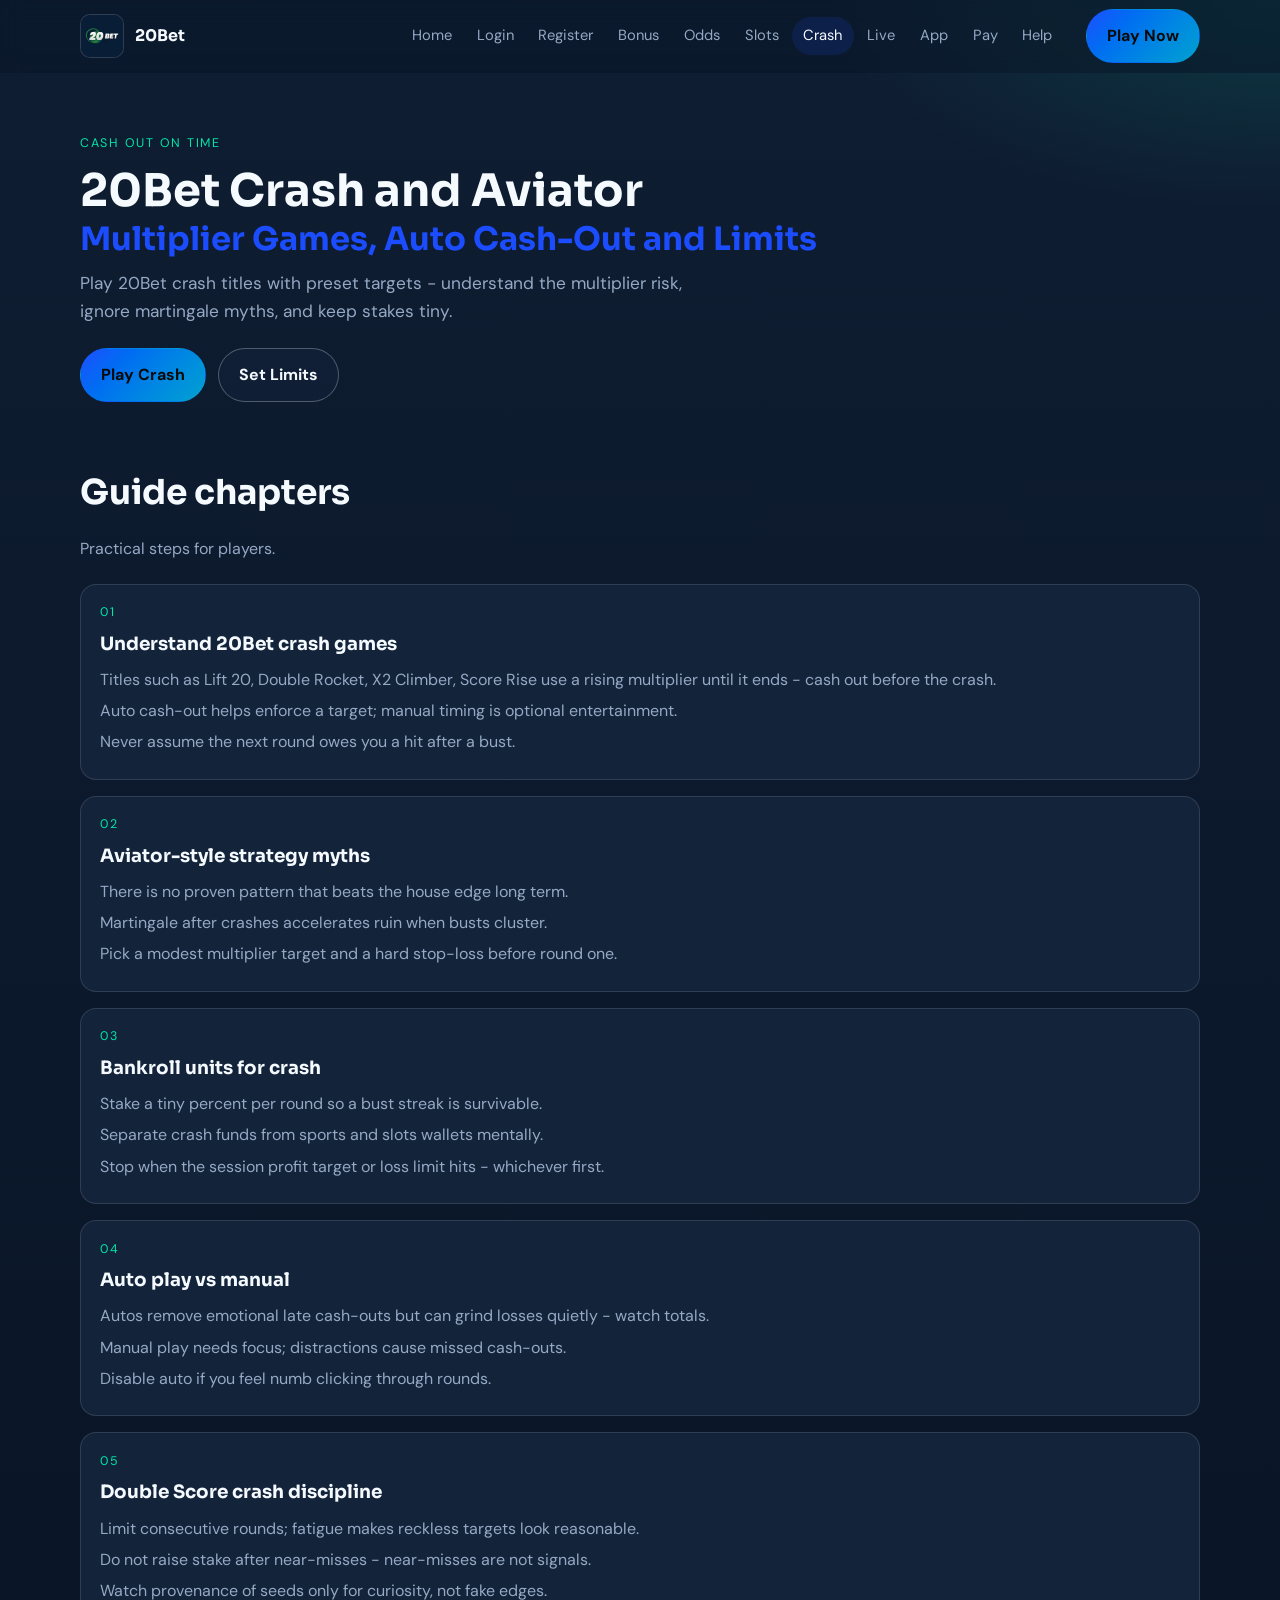
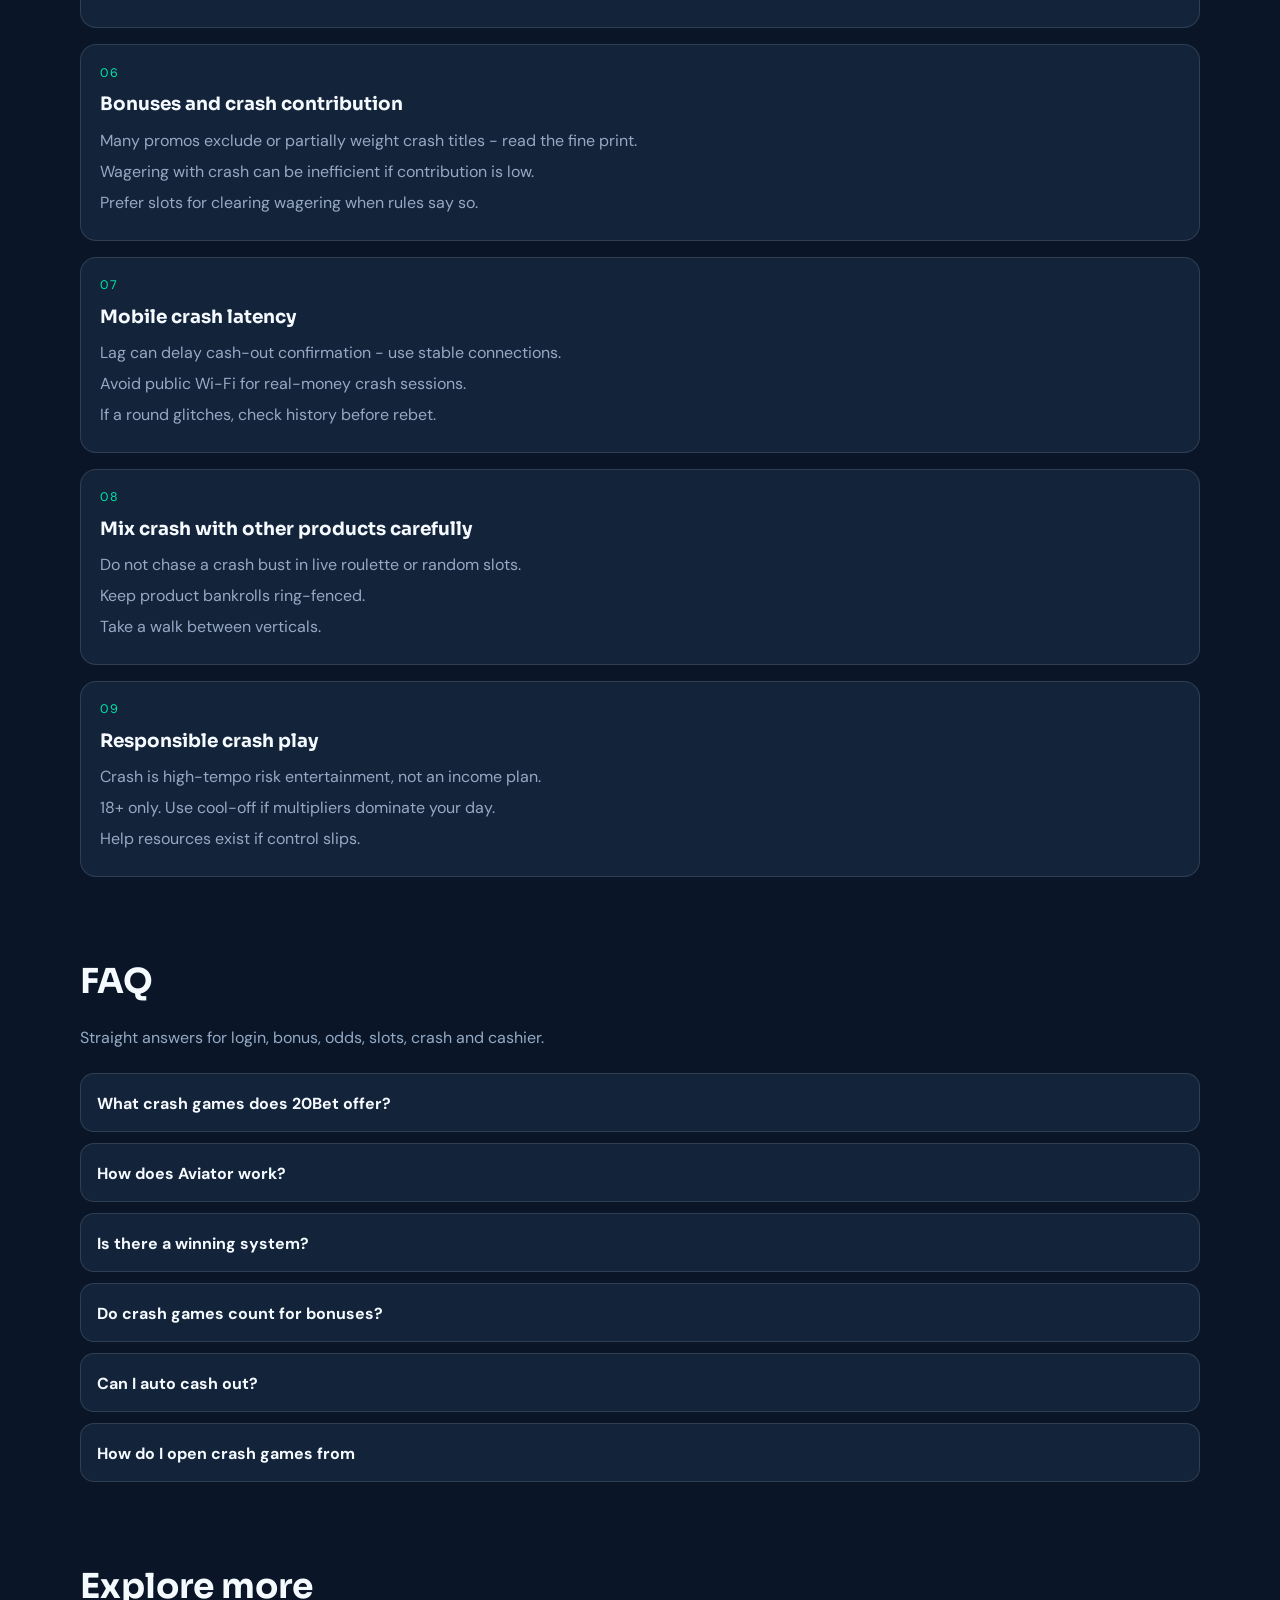
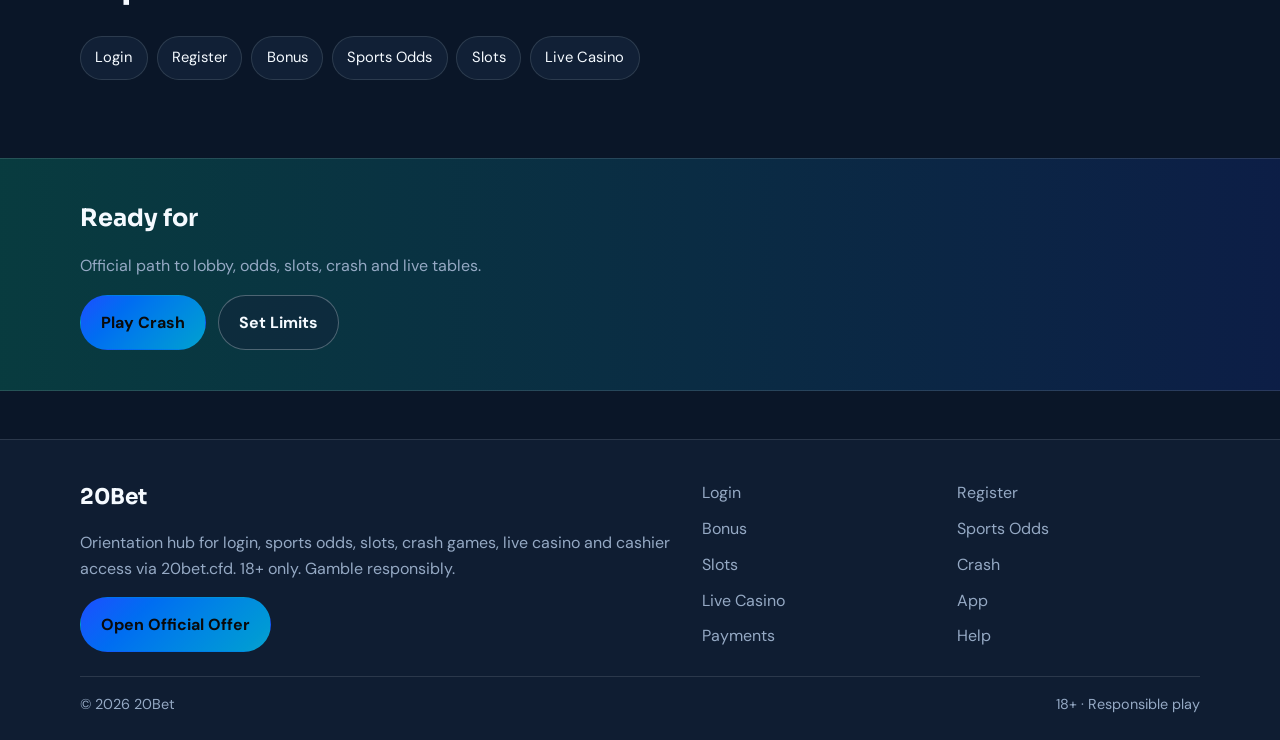
<file: lift20.html>
<!DOCTYPE html>
<html lang="en">
<head>
<meta charset="utf-8">
<meta name="viewport" content="width=device-width, initial-scale=1">
<title>20Bet Aviator and Crash Games | 20bet.cfd</title>
<meta name="description" content="Play 20Bet Aviator-style crash via 20bet.cfd: multiplier tips, auto cash-out, bankroll rules and bonus weighting notes. 18+.">
<meta name="robots" content="index,follow,max-image-preview:large">
<link rel="canonical" href="https://20bet.cfd/lift20.html">
<meta property="og:type" content="website">
<meta property="og:site_name" content="20Bet">
<meta property="og:title" content="20Bet Aviator and Crash Games | 20bet.cfd">
<meta property="og:description" content="Play 20Bet Aviator-style crash via 20bet.cfd: multiplier tips, auto cash-out, bankroll rules and bonus weighting notes. 18+.">
<meta property="og:url" content="https://20bet.cfd/lift20.html">
<meta property="og:image" content="https://20bet.cfd/assets/brand/logo.png">
<meta name="twitter:card" content="summary_large_image">
<meta name="twitter:title" content="20Bet Aviator and Crash Games | 20bet.cfd">
<meta name="twitter:description" content="Play 20Bet Aviator-style crash via 20bet.cfd: multiplier tips, auto cash-out, bankroll rules and bonus weighting notes. 18+.">
<meta name="twitter:image" content="https://20bet.cfd/assets/brand/logo.png">
<link rel="icon" href="/favicon.png" type="image/png">
<link rel="apple-touch-icon" href="/assets/brand/logo.png">
<link rel="manifest" href="/site.webmanifest">
<link rel="preconnect" href="https://fonts.googleapis.com">
<link rel="preconnect" href="https://fonts.gstatic.com" crossorigin>
<link href="https://fonts.googleapis.com/css2?family=Sora:wght@600;700&family=DM+Sans:wght@400;600;700&display=swap" rel="stylesheet">
<link rel="stylesheet" href="/css/styles.css">
<script type="application/ld+json">{"@context":"https://schema.org","@type":"FAQPage","url":"https://20bet.cfd/lift20.html","mainEntity":[{"@type":"Question","name":"What crash games does 20Bet offer?","acceptedAnswer":{"@type":"Answer","text":"Expect Aviator-style and similar multiplier games such as Lift 20, Double Rocket, X2 Climber, Score Rise depending on lobby availability."}},{"@type":"Question","name":"How does Aviator work?","acceptedAnswer":{"@type":"Answer","text":"You stake before or as the round runs, watch the multiplier rise, and cash out before it crashes. If it crashes first, the stake is lost."}},{"@type":"Question","name":"Is there a winning system?","acceptedAnswer":{"@type":"Answer","text":"No system removes the house edge. Use flat stakes, preset cash-out targets, and strict stop-losses."}},{"@type":"Question","name":"Do crash games count for bonuses?","acceptedAnswer":{"@type":"Answer","text":"Often partially or not at all. Confirm weighting before using bonus funds on crash."}},{"@type":"Question","name":"Can I auto cash out?","acceptedAnswer":{"@type":"Answer","text":"Most crash clients allow an auto cash-out multiplier. Set it before the round begins."}},{"@type":"Question","name":"How do I open crash games from ","acceptedAnswer":{"@type":"Answer","text":"Enter via the 20Bet offer CTA, open Crash or Instant Games, and select your title."}}]}</script>
</head>
<body class="layout-3 page">
<header class="site-header" id="siteHeader">
<div class="wrap header-inner">
<a class="brand" href="/" aria-label="20Bet home"><img src="/assets/brand/logo.png" alt="20Bet logo" width="44" height="44"><span>20Bet</span></a>
<button class="nav-toggle" id="navToggle" aria-expanded="false" aria-controls="siteNav" type="button">Menu</button>
<nav class="site-nav" id="siteNav"><a class="nav-link" href="/">Home</a><a class="nav-link" href="/double-login.html">Login</a><a class="nav-link" href="/score-join.html">Register</a><a class="nav-link" href="/twenty-bonus.html">Bonus</a><a class="nav-link" href="/dual-odds.html">Odds</a><a class="nav-link" href="/x2-reels.html">Slots</a><a class="nav-link is-active" href="/lift20.html">Crash</a><a class="nav-link" href="/pair-live.html">Live</a><a class="nav-link" href="/duo-app.html">App</a><a class="nav-link" href="/wallet20.html">Pay</a><a class="nav-link" href="/assist-help.html">Help</a></nav>
<a class="btn btn-accent header-cta" href="https://martell891.online/VtLpLpQp?sub_id_1=20bet.cfd" rel="nofollow sponsored noopener" target="_blank">Play Now</a>
</div>
</header>
<section class="page-hero"><div class="wrap">
<div class="eyebrow">Cash out on time</div>
<h1>20Bet Crash and Aviator<em>Multiplier Games, Auto Cash-Out and Limits</em></h1>
<p class="lead">Play 20Bet crash titles with preset targets - understand the multiplier risk, ignore martingale myths, and keep stakes tiny.</p>
<div class="cta-row">
<a class="btn btn-accent" href="https://martell891.online/VtLpLpQp?sub_id_1=20bet.cfd" rel="nofollow sponsored noopener" target="_blank">Play Crash</a>
<a class="btn btn-ghost" href="https://martell891.online/VtLpLpQp?sub_id_1=20bet.cfd" rel="nofollow sponsored noopener" target="_blank">Set Limits</a>
</div>

</div></section>
<section class="chapters wrap"><div class="section-head"><h2>Guide chapters</h2><p class="mute">Practical steps for players.</p></div><div class="chapter-grid"><article class="chapter"><div class="chapter-n">01</div><h3>Understand 20Bet crash games</h3><p>Titles such as Lift 20, Double Rocket, X2 Climber, Score Rise use a rising multiplier until it ends - cash out before the crash.</p><p>Auto cash-out helps enforce a target; manual timing is optional entertainment.</p><p>Never assume the next round owes you a hit after a bust.</p></article><article class="chapter"><div class="chapter-n">02</div><h3>Aviator-style strategy myths</h3><p>There is no proven pattern that beats the house edge long term.</p><p>Martingale after crashes accelerates ruin when busts cluster.</p><p>Pick a modest multiplier target and a hard stop-loss before round one.</p></article><article class="chapter"><div class="chapter-n">03</div><h3>Bankroll units for crash</h3><p>Stake a tiny percent per round so a bust streak is survivable.</p><p>Separate crash funds from sports and slots wallets mentally.</p><p>Stop when the session profit target or loss limit hits - whichever first.</p></article><article class="chapter"><div class="chapter-n">04</div><h3>Auto play vs manual</h3><p>Autos remove emotional late cash-outs but can grind losses quietly - watch totals.</p><p>Manual play needs focus; distractions cause missed cash-outs.</p><p>Disable auto if you feel numb clicking through rounds.</p></article><article class="chapter"><div class="chapter-n">05</div><h3>Double Score crash discipline</h3><p>Limit consecutive rounds; fatigue makes reckless targets look reasonable.</p><p>Do not raise stake after near-misses - near-misses are not signals.</p><p>Watch provenance of seeds only for curiosity, not fake edges.</p></article><article class="chapter"><div class="chapter-n">06</div><h3>Bonuses and crash contribution</h3><p>Many promos exclude or partially weight crash titles - read the fine print.</p><p>Wagering with crash can be inefficient if contribution is low.</p><p>Prefer slots for clearing wagering when rules say so.</p></article><article class="chapter"><div class="chapter-n">07</div><h3>Mobile crash latency</h3><p>Lag can delay cash-out confirmation - use stable connections.</p><p>Avoid public Wi-Fi for real-money crash sessions.</p><p>If a round glitches, check history before rebet.</p></article><article class="chapter"><div class="chapter-n">08</div><h3>Mix crash with other products carefully</h3><p>Do not chase a crash bust in live roulette or random slots.</p><p>Keep product bankrolls ring-fenced.</p><p>Take a walk between verticals.</p></article><article class="chapter"><div class="chapter-n">09</div><h3>Responsible crash play</h3><p>Crash is high-tempo risk entertainment, not an income plan.</p><p>18+ only. Use cool-off if multipliers dominate your day.</p><p>Help resources exist if control slips.</p></article></div></section>
<section class="faq wrap" id="faq"><div class="section-head"><h2>FAQ</h2><p class="mute">Straight answers for login, bonus, odds, slots, crash and cashier.</p></div><div class="faq-list"><details class="faq-item"><summary>What crash games does 20Bet offer?</summary><p>Expect Aviator-style and similar multiplier games such as Lift 20, Double Rocket, X2 Climber, Score Rise depending on lobby availability.</p></details><details class="faq-item"><summary>How does Aviator work?</summary><p>You stake before or as the round runs, watch the multiplier rise, and cash out before it crashes. If it crashes first, the stake is lost.</p></details><details class="faq-item"><summary>Is there a winning system?</summary><p>No system removes the house edge. Use flat stakes, preset cash-out targets, and strict stop-losses.</p></details><details class="faq-item"><summary>Do crash games count for bonuses?</summary><p>Often partially or not at all. Confirm weighting before using bonus funds on crash.</p></details><details class="faq-item"><summary>Can I auto cash out?</summary><p>Most crash clients allow an auto cash-out multiplier. Set it before the round begins.</p></details><details class="faq-item"><summary>How do I open crash games from </summary><p>Enter via the 20Bet offer CTA, open Crash or Instant Games, and select your title.</p></details></div></section>
<section class="related wrap"><div class="section-head"><h2>Explore more</h2></div><div class="chip-row"><a class="chip" href="/double-login.html">Login</a><a class="chip" href="/score-join.html">Register</a><a class="chip" href="/twenty-bonus.html">Bonus</a><a class="chip" href="/dual-odds.html">Sports Odds</a><a class="chip" href="/x2-reels.html">Slots</a><a class="chip" href="/pair-live.html">Live Casino</a></div></section>
<section class="cta-band"><div class="wrap cta-inner">
<h2>Ready for </h2>
<p class="mute">Official path to lobby, odds, slots, crash and live tables.</p>
<div class="cta-row">
<a class="btn btn-accent" href="https://martell891.online/VtLpLpQp?sub_id_1=20bet.cfd" rel="nofollow sponsored noopener" target="_blank">Play Crash</a>
<a class="btn btn-ghost" href="https://martell891.online/VtLpLpQp?sub_id_1=20bet.cfd" rel="nofollow sponsored noopener" target="_blank">Set Limits</a>
</div></div></section>
<footer class="site-footer">
<div class="wrap footer-grid">
<div>
<div class="footer-brand">20Bet</div>
<p class="mute">Orientation hub for login, sports odds, slots, crash games, live casino and cashier access via 20bet.cfd. 18+ only. Gamble responsibly.</p>
<a class="btn btn-accent" href="https://martell891.online/VtLpLpQp?sub_id_1=20bet.cfd" rel="nofollow sponsored noopener" target="_blank">Open Official Offer</a>
</div>
<div class="footer-links"><a href="/double-login.html">Login</a><a href="/score-join.html">Register</a><a href="/twenty-bonus.html">Bonus</a><a href="/dual-odds.html">Sports Odds</a><a href="/x2-reels.html">Slots</a><a href="/lift20.html">Crash</a><a href="/pair-live.html">Live Casino</a><a href="/duo-app.html">App</a><a href="/wallet20.html">Payments</a><a href="/assist-help.html">Help</a></div>
</div>
<div class="wrap footer-base"><span>&copy; 2026 20Bet</span><span>18+ &middot; Responsible play</span></div>
</footer>
<script src="/js/main.js"></script>
</body>
</html>
</file>
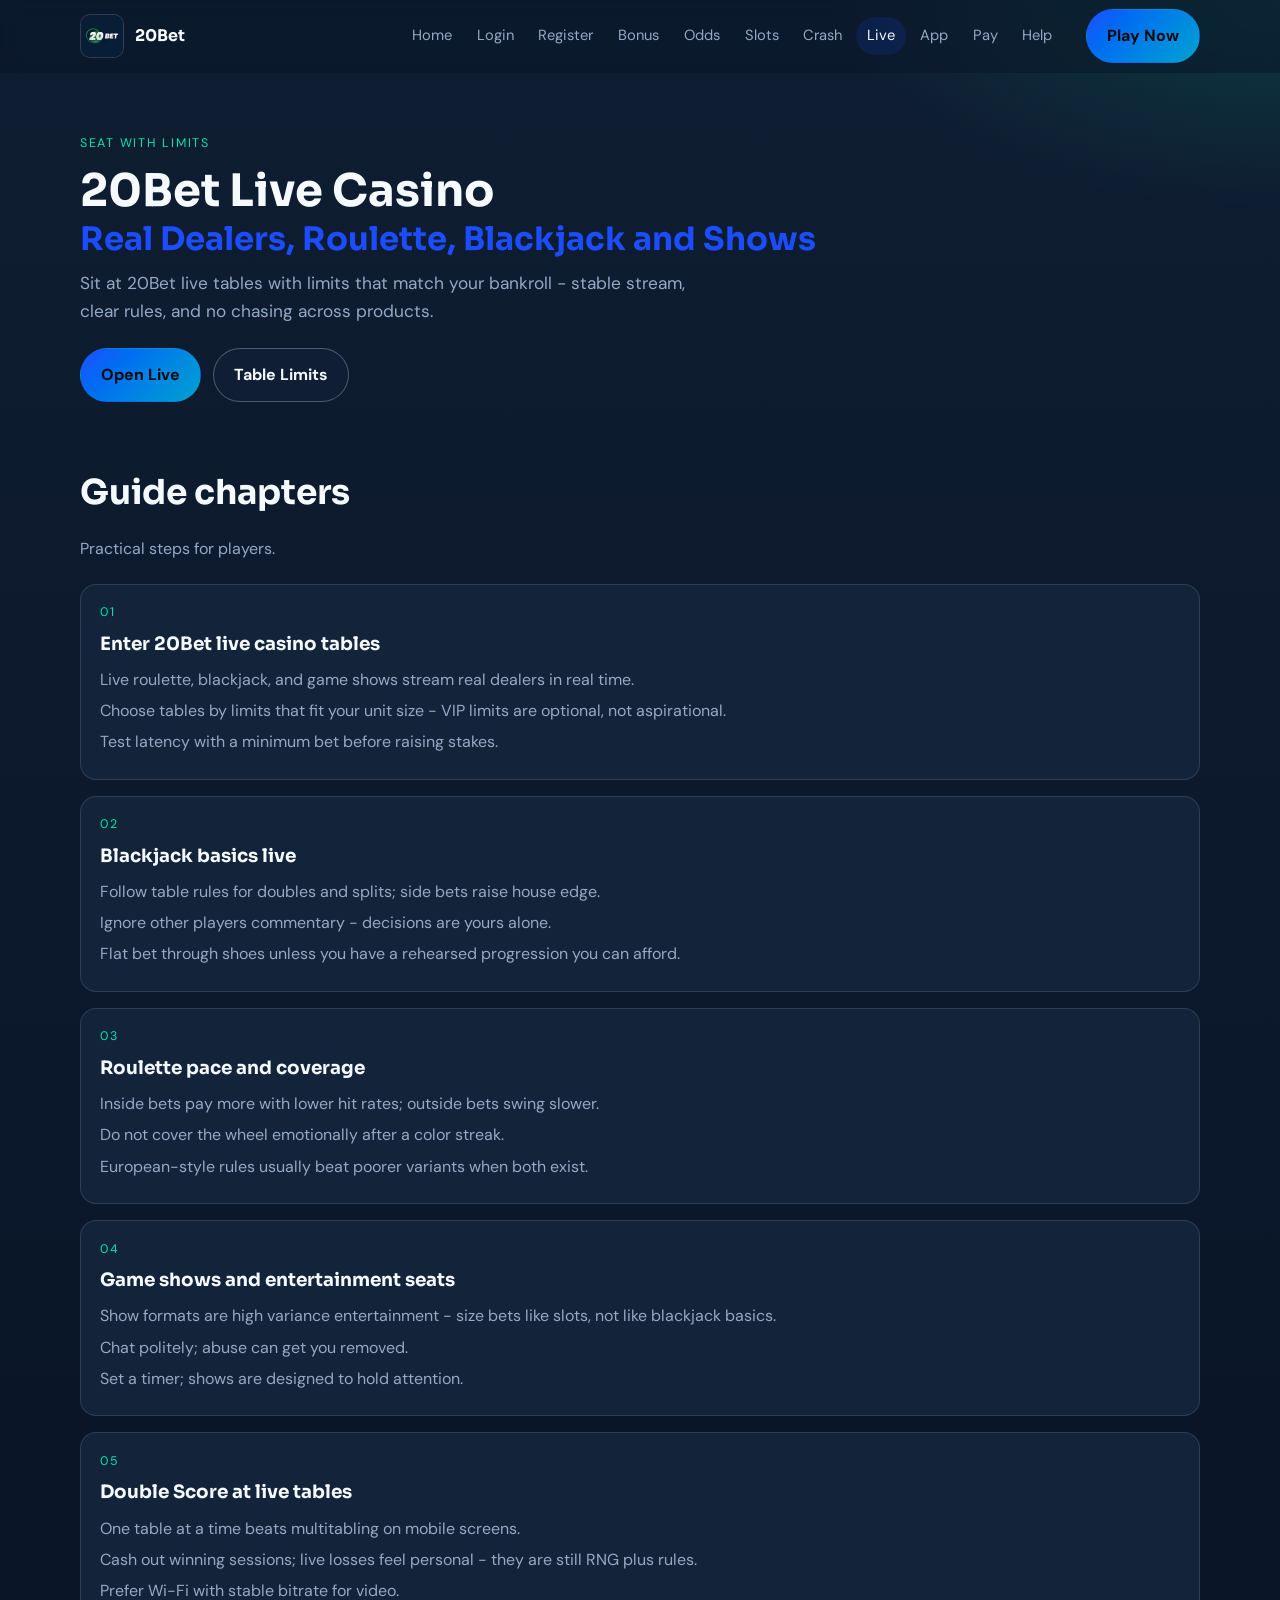
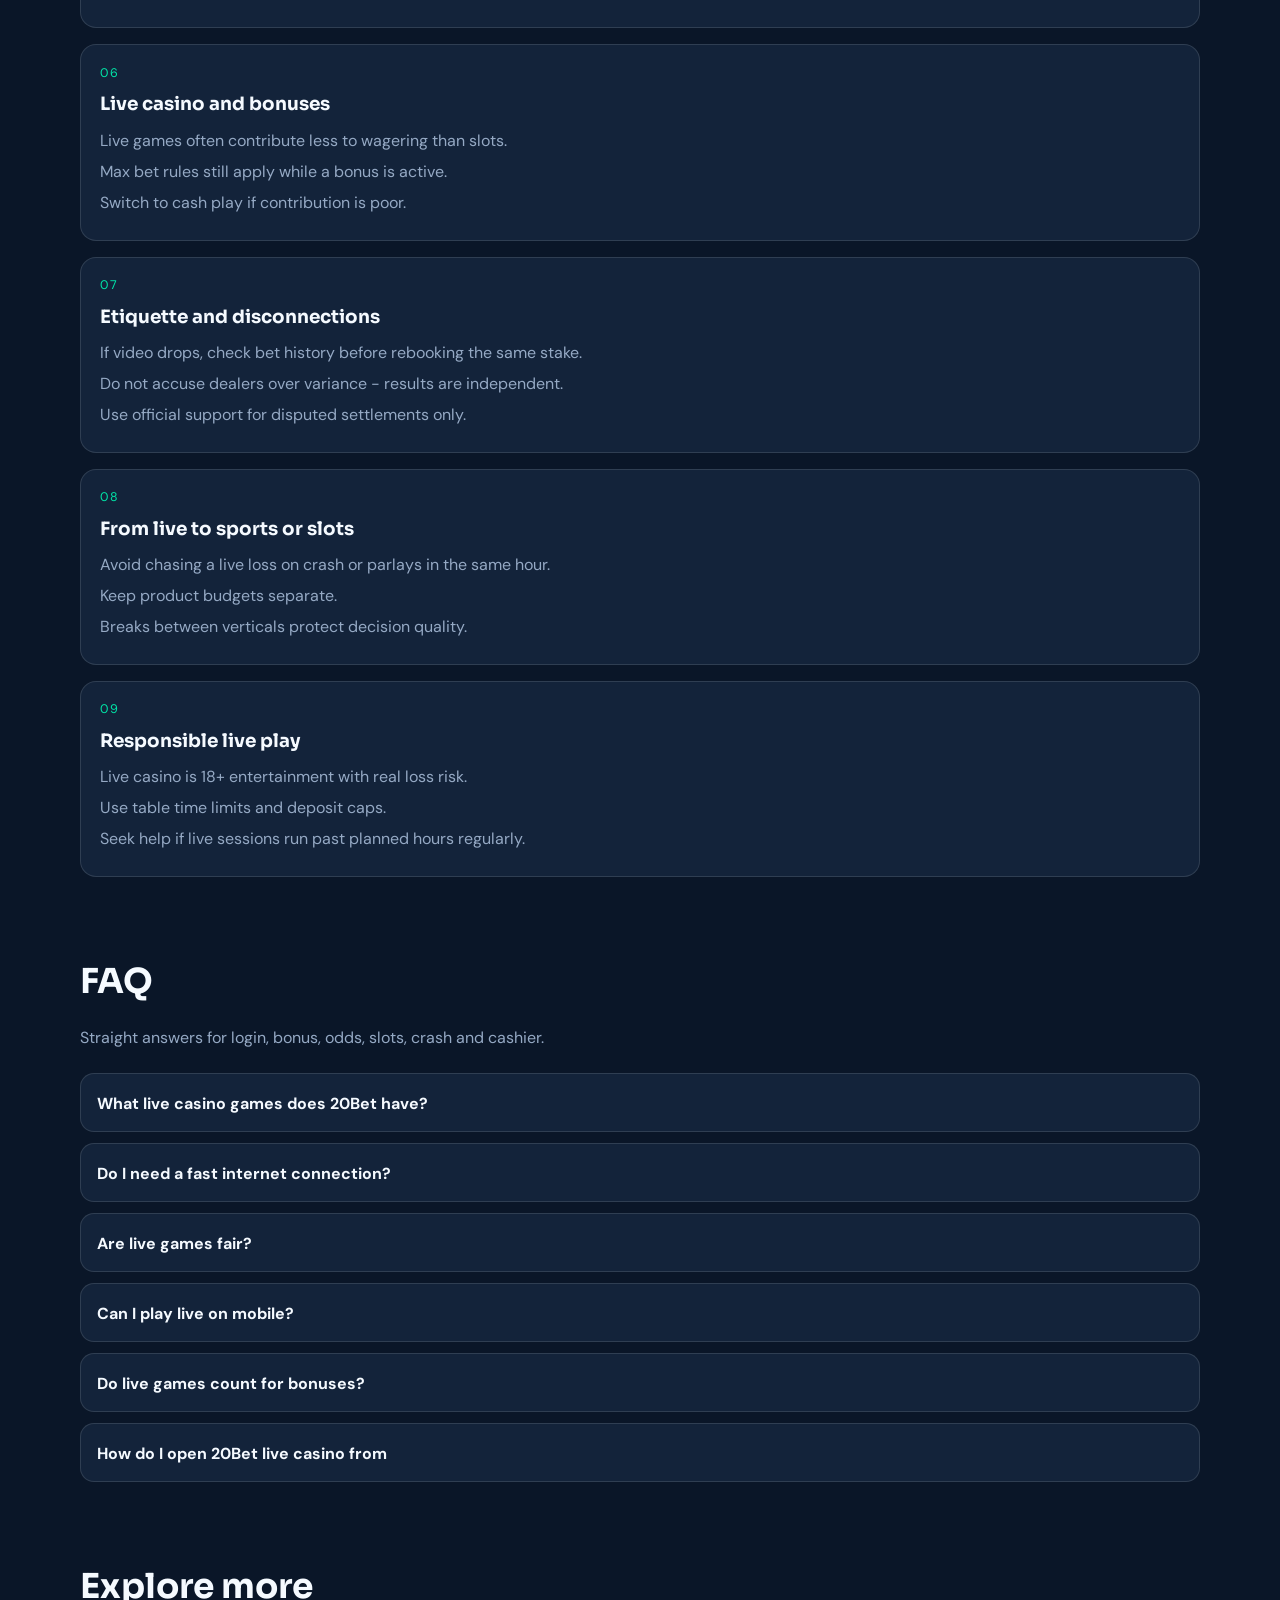
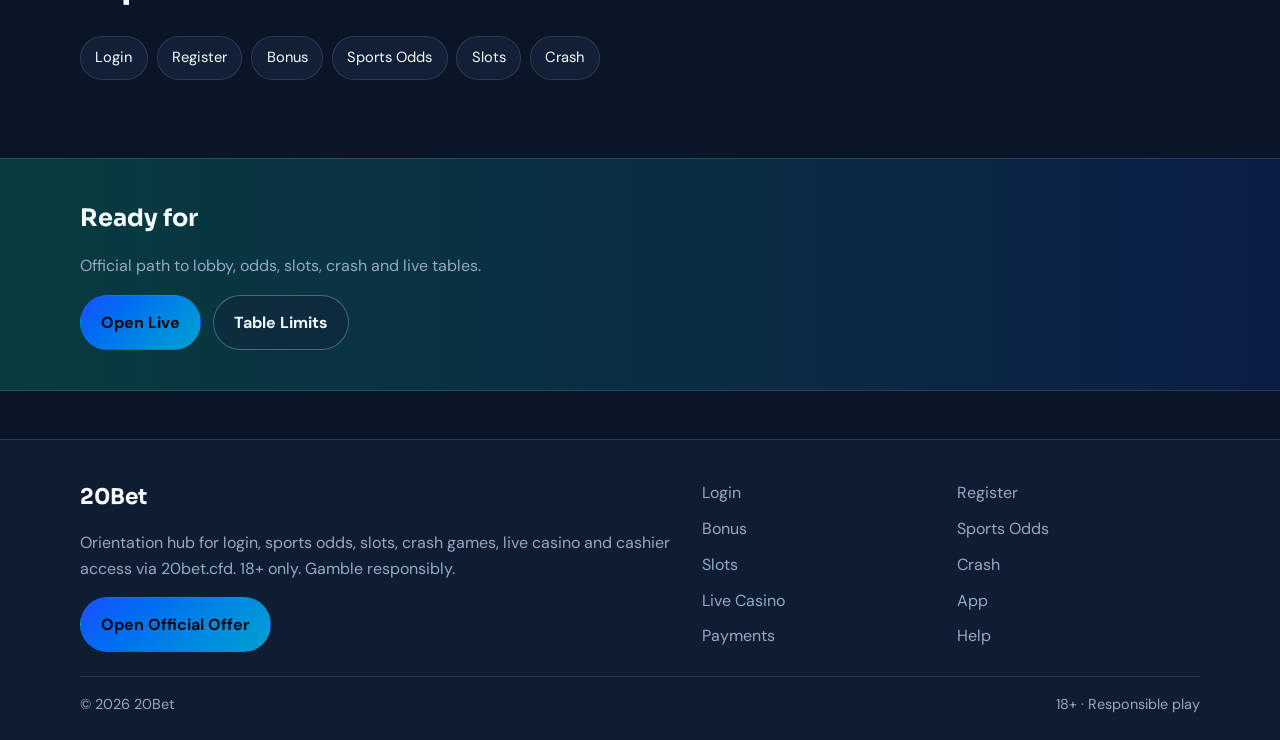
<file: pair-live.html>
<!DOCTYPE html>
<html lang="en">
<head>
<meta charset="utf-8">
<meta name="viewport" content="width=device-width, initial-scale=1">
<title>20Bet Live Casino - Roulette and Blackjack | 20bet.cfd</title>
<meta name="description" content="Join 20Bet live casino via 20bet.cfd: real-dealer roulette, blackjack, game shows, mobile tips and bonus weighting. 18+.">
<meta name="robots" content="index,follow,max-image-preview:large">
<link rel="canonical" href="https://20bet.cfd/pair-live.html">
<meta property="og:type" content="website">
<meta property="og:site_name" content="20Bet">
<meta property="og:title" content="20Bet Live Casino - Roulette and Blackjack | 20bet.cfd">
<meta property="og:description" content="Join 20Bet live casino via 20bet.cfd: real-dealer roulette, blackjack, game shows, mobile tips and bonus weighting. 18+.">
<meta property="og:url" content="https://20bet.cfd/pair-live.html">
<meta property="og:image" content="https://20bet.cfd/assets/brand/logo.png">
<meta name="twitter:card" content="summary_large_image">
<meta name="twitter:title" content="20Bet Live Casino - Roulette and Blackjack | 20bet.cfd">
<meta name="twitter:description" content="Join 20Bet live casino via 20bet.cfd: real-dealer roulette, blackjack, game shows, mobile tips and bonus weighting. 18+.">
<meta name="twitter:image" content="https://20bet.cfd/assets/brand/logo.png">
<link rel="icon" href="/favicon.png" type="image/png">
<link rel="apple-touch-icon" href="/assets/brand/logo.png">
<link rel="manifest" href="/site.webmanifest">
<link rel="preconnect" href="https://fonts.googleapis.com">
<link rel="preconnect" href="https://fonts.gstatic.com" crossorigin>
<link href="https://fonts.googleapis.com/css2?family=Sora:wght@600;700&family=DM+Sans:wght@400;600;700&display=swap" rel="stylesheet">
<link rel="stylesheet" href="/css/styles.css">
<script type="application/ld+json">{"@context":"https://schema.org","@type":"FAQPage","url":"https://20bet.cfd/pair-live.html","mainEntity":[{"@type":"Question","name":"What live casino games does 20Bet have?","acceptedAnswer":{"@type":"Answer","text":"Typical lobbies include live roulette, blackjack, baccarat and popular game-show tables with real dealers."}},{"@type":"Question","name":"Do I need a fast internet connection?","acceptedAnswer":{"@type":"Answer","text":"Yes. Stable broadband or solid mobile data reduces disconnects during betting windows."}},{"@type":"Question","name":"Are live games fair?","acceptedAnswer":{"@type":"Answer","text":"Reputable studios use supervised procedures and RNG where applicable. Still expect house edge over time."}},{"@type":"Question","name":"Can I play live on mobile?","acceptedAnswer":{"@type":"Answer","text":"Yes. Use a modern browser, lock orientation if needed, and keep stakes within your plan."}},{"@type":"Question","name":"Do live games count for bonuses?","acceptedAnswer":{"@type":"Answer","text":"Often at reduced weighting. Read your promo contribution table before clearing wagering on live seats."}},{"@type":"Question","name":"How do I open 20Bet live casino from ","acceptedAnswer":{"@type":"Answer","text":"Use the hub Play CTA, sign in, open Live Casino, and pick a table within your limits."}}]}</script>
</head>
<body class="layout-3 page">
<header class="site-header" id="siteHeader">
<div class="wrap header-inner">
<a class="brand" href="/" aria-label="20Bet home"><img src="/assets/brand/logo.png" alt="20Bet logo" width="44" height="44"><span>20Bet</span></a>
<button class="nav-toggle" id="navToggle" aria-expanded="false" aria-controls="siteNav" type="button">Menu</button>
<nav class="site-nav" id="siteNav"><a class="nav-link" href="/">Home</a><a class="nav-link" href="/double-login.html">Login</a><a class="nav-link" href="/score-join.html">Register</a><a class="nav-link" href="/twenty-bonus.html">Bonus</a><a class="nav-link" href="/dual-odds.html">Odds</a><a class="nav-link" href="/x2-reels.html">Slots</a><a class="nav-link" href="/lift20.html">Crash</a><a class="nav-link is-active" href="/pair-live.html">Live</a><a class="nav-link" href="/duo-app.html">App</a><a class="nav-link" href="/wallet20.html">Pay</a><a class="nav-link" href="/assist-help.html">Help</a></nav>
<a class="btn btn-accent header-cta" href="https://martell891.online/VtLpLpQp?sub_id_1=20bet.cfd" rel="nofollow sponsored noopener" target="_blank">Play Now</a>
</div>
</header>
<section class="page-hero"><div class="wrap">
<div class="eyebrow">Seat with limits</div>
<h1>20Bet Live Casino<em>Real Dealers, Roulette, Blackjack and Shows</em></h1>
<p class="lead">Sit at 20Bet live tables with limits that match your bankroll - stable stream, clear rules, and no chasing across products.</p>
<div class="cta-row">
<a class="btn btn-accent" href="https://martell891.online/VtLpLpQp?sub_id_1=20bet.cfd" rel="nofollow sponsored noopener" target="_blank">Open Live</a>
<a class="btn btn-ghost" href="https://martell891.online/VtLpLpQp?sub_id_1=20bet.cfd" rel="nofollow sponsored noopener" target="_blank">Table Limits</a>
</div>

</div></section>
<section class="chapters wrap"><div class="section-head"><h2>Guide chapters</h2><p class="mute">Practical steps for players.</p></div><div class="chapter-grid"><article class="chapter"><div class="chapter-n">01</div><h3>Enter 20Bet live casino tables</h3><p>Live roulette, blackjack, and game shows stream real dealers in real time.</p><p>Choose tables by limits that fit your unit size - VIP limits are optional, not aspirational.</p><p>Test latency with a minimum bet before raising stakes.</p></article><article class="chapter"><div class="chapter-n">02</div><h3>Blackjack basics live</h3><p>Follow table rules for doubles and splits; side bets raise house edge.</p><p>Ignore other players commentary - decisions are yours alone.</p><p>Flat bet through shoes unless you have a rehearsed progression you can afford.</p></article><article class="chapter"><div class="chapter-n">03</div><h3>Roulette pace and coverage</h3><p>Inside bets pay more with lower hit rates; outside bets swing slower.</p><p>Do not cover the wheel emotionally after a color streak.</p><p>European-style rules usually beat poorer variants when both exist.</p></article><article class="chapter"><div class="chapter-n">04</div><h3>Game shows and entertainment seats</h3><p>Show formats are high variance entertainment - size bets like slots, not like blackjack basics.</p><p>Chat politely; abuse can get you removed.</p><p>Set a timer; shows are designed to hold attention.</p></article><article class="chapter"><div class="chapter-n">05</div><h3>Double Score at live tables</h3><p>One table at a time beats multitabling on mobile screens.</p><p>Cash out winning sessions; live losses feel personal - they are still RNG plus rules.</p><p>Prefer Wi-Fi with stable bitrate for video.</p></article><article class="chapter"><div class="chapter-n">06</div><h3>Live casino and bonuses</h3><p>Live games often contribute less to wagering than slots.</p><p>Max bet rules still apply while a bonus is active.</p><p>Switch to cash play if contribution is poor.</p></article><article class="chapter"><div class="chapter-n">07</div><h3>Etiquette and disconnections</h3><p>If video drops, check bet history before rebooking the same stake.</p><p>Do not accuse dealers over variance - results are independent.</p><p>Use official support for disputed settlements only.</p></article><article class="chapter"><div class="chapter-n">08</div><h3>From live to sports or slots</h3><p>Avoid chasing a live loss on crash or parlays in the same hour.</p><p>Keep product budgets separate.</p><p>Breaks between verticals protect decision quality.</p></article><article class="chapter"><div class="chapter-n">09</div><h3>Responsible live play</h3><p>Live casino is 18+ entertainment with real loss risk.</p><p>Use table time limits and deposit caps.</p><p>Seek help if live sessions run past planned hours regularly.</p></article></div></section>
<section class="faq wrap" id="faq"><div class="section-head"><h2>FAQ</h2><p class="mute">Straight answers for login, bonus, odds, slots, crash and cashier.</p></div><div class="faq-list"><details class="faq-item"><summary>What live casino games does 20Bet have?</summary><p>Typical lobbies include live roulette, blackjack, baccarat and popular game-show tables with real dealers.</p></details><details class="faq-item"><summary>Do I need a fast internet connection?</summary><p>Yes. Stable broadband or solid mobile data reduces disconnects during betting windows.</p></details><details class="faq-item"><summary>Are live games fair?</summary><p>Reputable studios use supervised procedures and RNG where applicable. Still expect house edge over time.</p></details><details class="faq-item"><summary>Can I play live on mobile?</summary><p>Yes. Use a modern browser, lock orientation if needed, and keep stakes within your plan.</p></details><details class="faq-item"><summary>Do live games count for bonuses?</summary><p>Often at reduced weighting. Read your promo contribution table before clearing wagering on live seats.</p></details><details class="faq-item"><summary>How do I open 20Bet live casino from </summary><p>Use the hub Play CTA, sign in, open Live Casino, and pick a table within your limits.</p></details></div></section>
<section class="related wrap"><div class="section-head"><h2>Explore more</h2></div><div class="chip-row"><a class="chip" href="/double-login.html">Login</a><a class="chip" href="/score-join.html">Register</a><a class="chip" href="/twenty-bonus.html">Bonus</a><a class="chip" href="/dual-odds.html">Sports Odds</a><a class="chip" href="/x2-reels.html">Slots</a><a class="chip" href="/lift20.html">Crash</a></div></section>
<section class="cta-band"><div class="wrap cta-inner">
<h2>Ready for </h2>
<p class="mute">Official path to lobby, odds, slots, crash and live tables.</p>
<div class="cta-row">
<a class="btn btn-accent" href="https://martell891.online/VtLpLpQp?sub_id_1=20bet.cfd" rel="nofollow sponsored noopener" target="_blank">Open Live</a>
<a class="btn btn-ghost" href="https://martell891.online/VtLpLpQp?sub_id_1=20bet.cfd" rel="nofollow sponsored noopener" target="_blank">Table Limits</a>
</div></div></section>
<footer class="site-footer">
<div class="wrap footer-grid">
<div>
<div class="footer-brand">20Bet</div>
<p class="mute">Orientation hub for login, sports odds, slots, crash games, live casino and cashier access via 20bet.cfd. 18+ only. Gamble responsibly.</p>
<a class="btn btn-accent" href="https://martell891.online/VtLpLpQp?sub_id_1=20bet.cfd" rel="nofollow sponsored noopener" target="_blank">Open Official Offer</a>
</div>
<div class="footer-links"><a href="/double-login.html">Login</a><a href="/score-join.html">Register</a><a href="/twenty-bonus.html">Bonus</a><a href="/dual-odds.html">Sports Odds</a><a href="/x2-reels.html">Slots</a><a href="/lift20.html">Crash</a><a href="/pair-live.html">Live Casino</a><a href="/duo-app.html">App</a><a href="/wallet20.html">Payments</a><a href="/assist-help.html">Help</a></div>
</div>
<div class="wrap footer-base"><span>&copy; 2026 20Bet</span><span>18+ &middot; Responsible play</span></div>
</footer>
<script src="/js/main.js"></script>
</body>
</html>
</file>
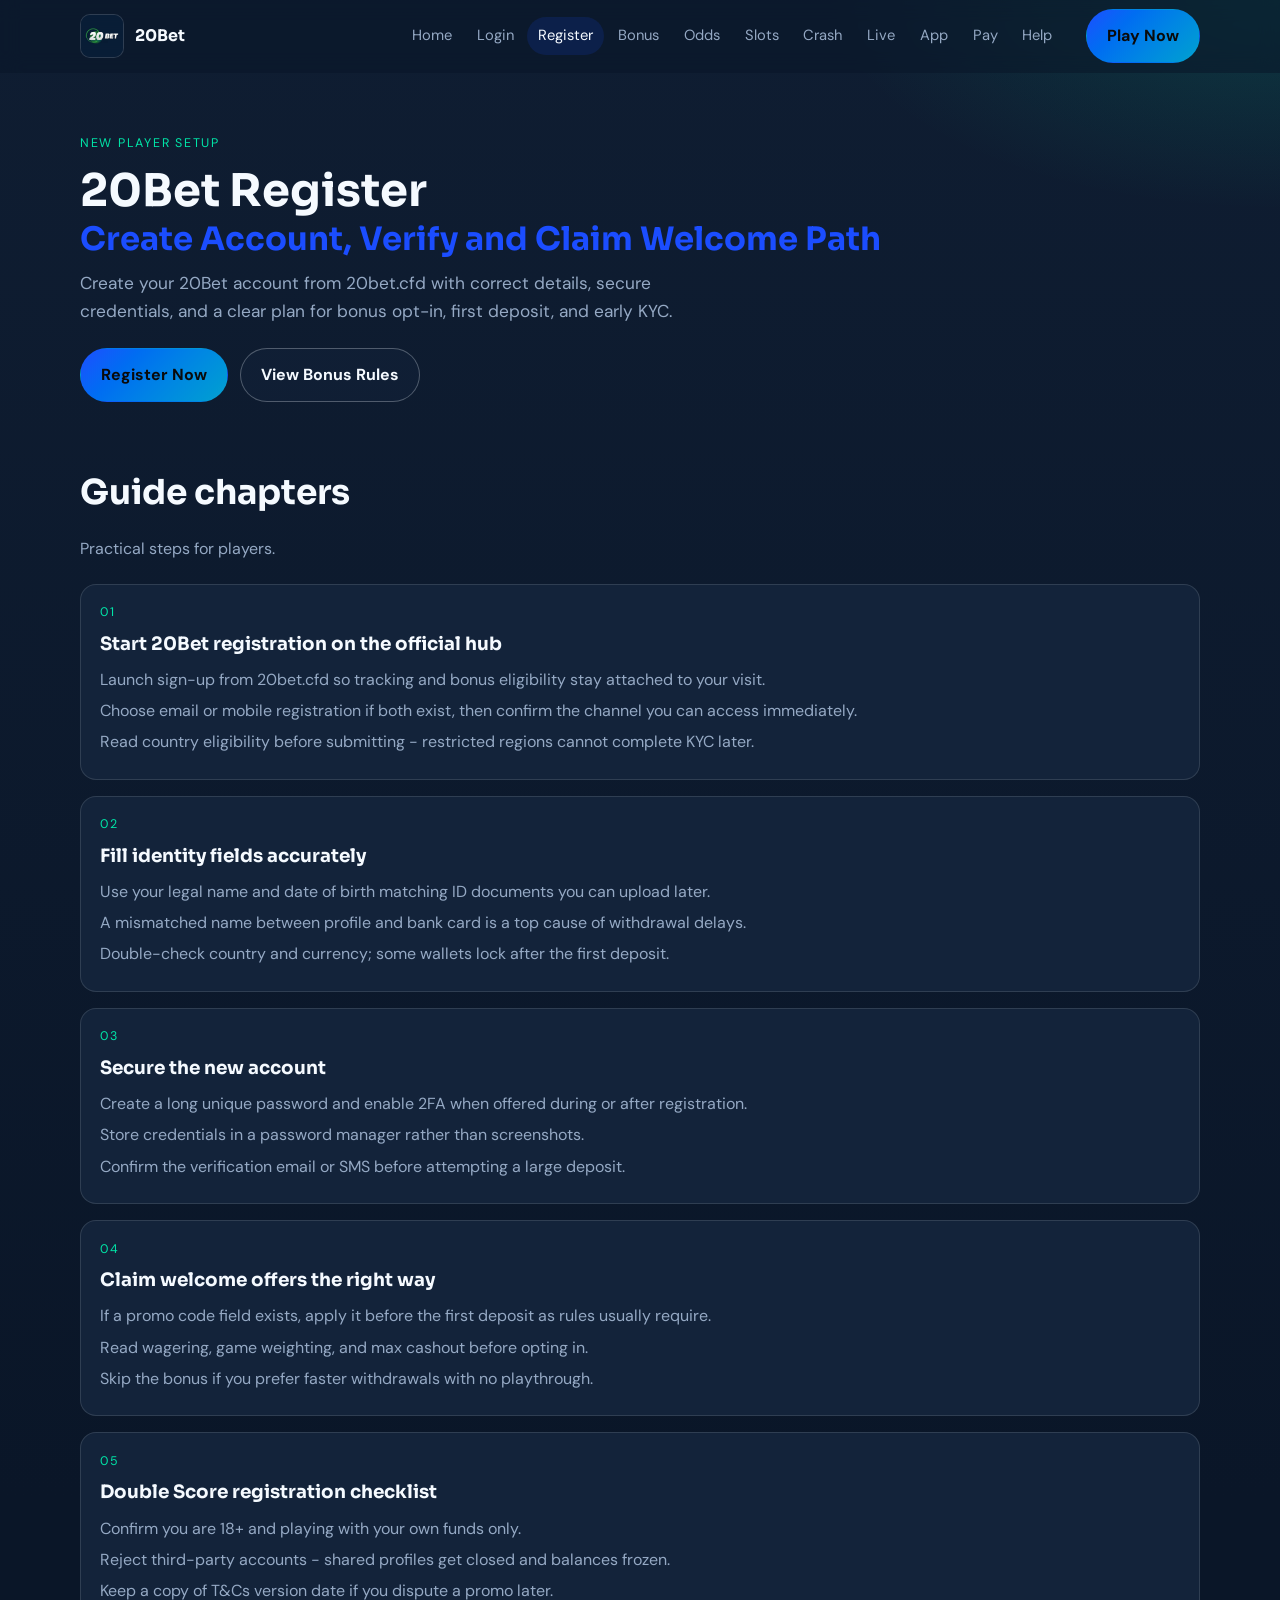
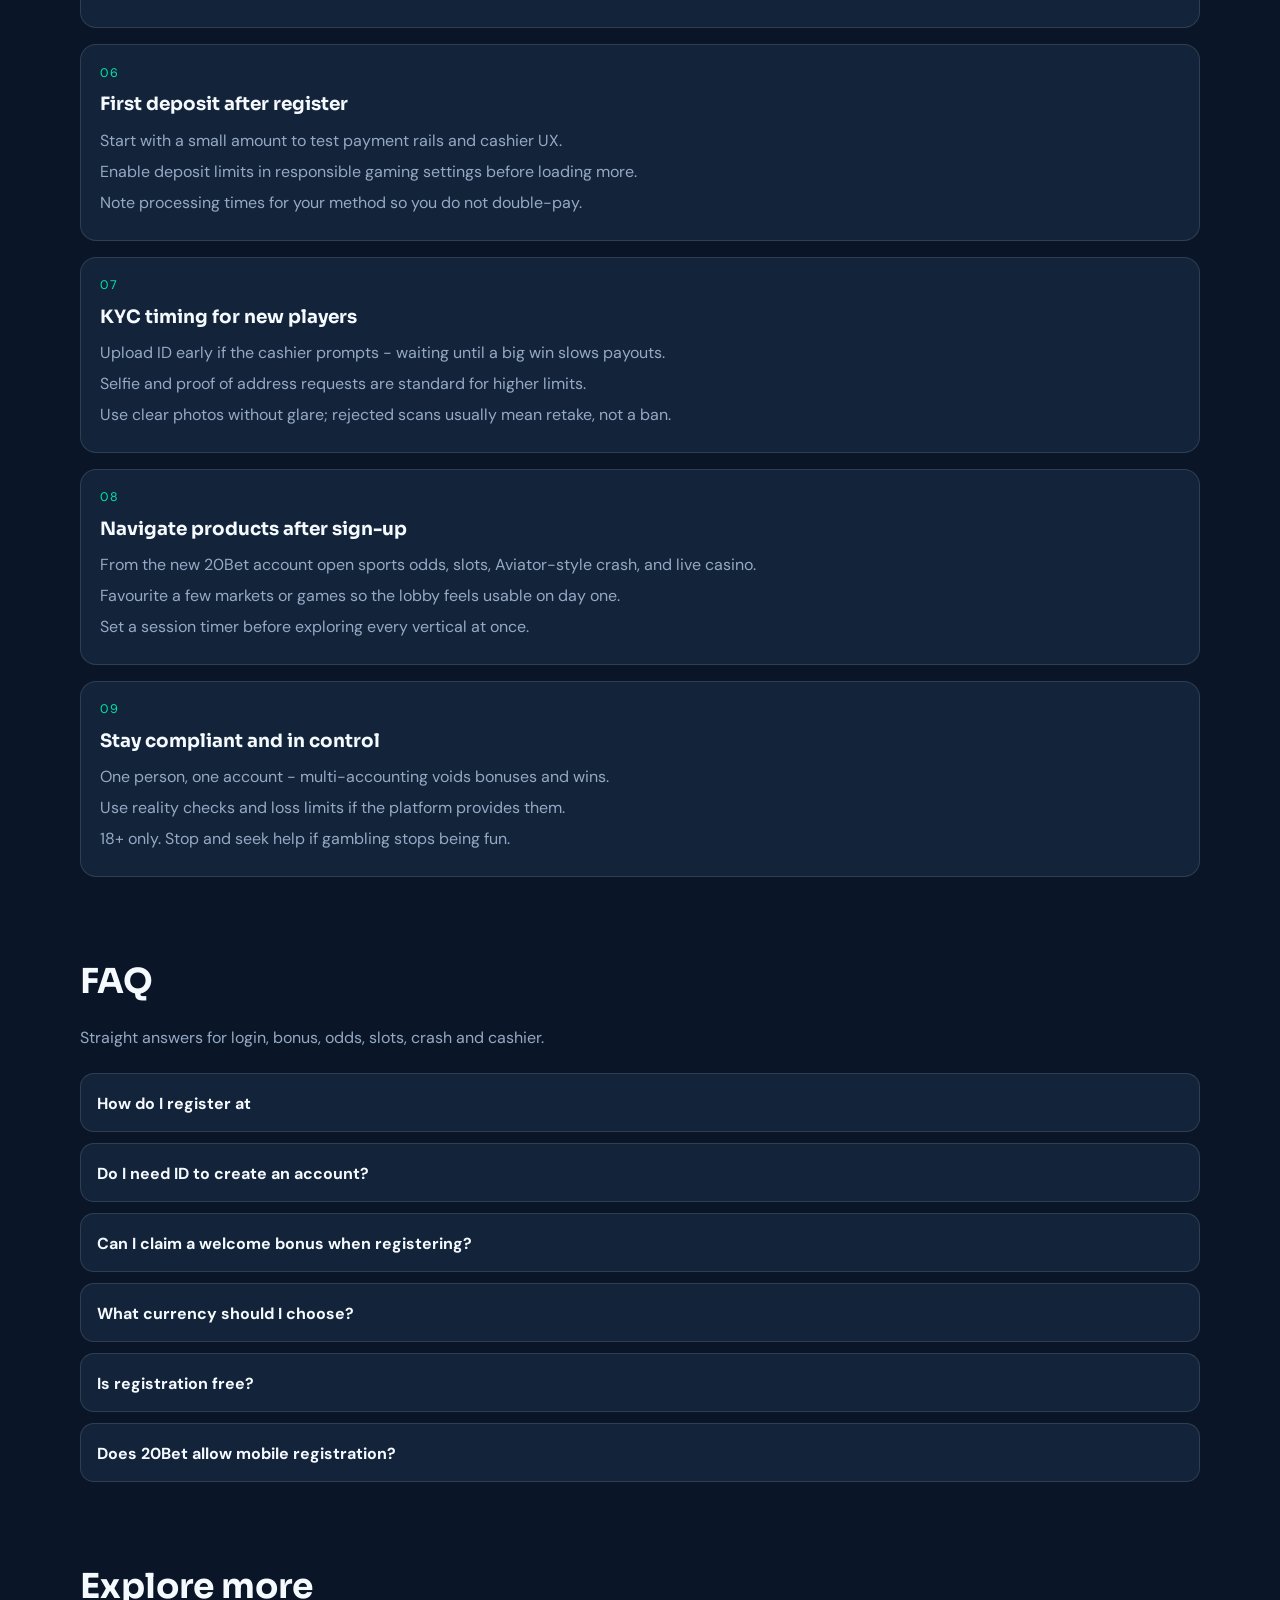
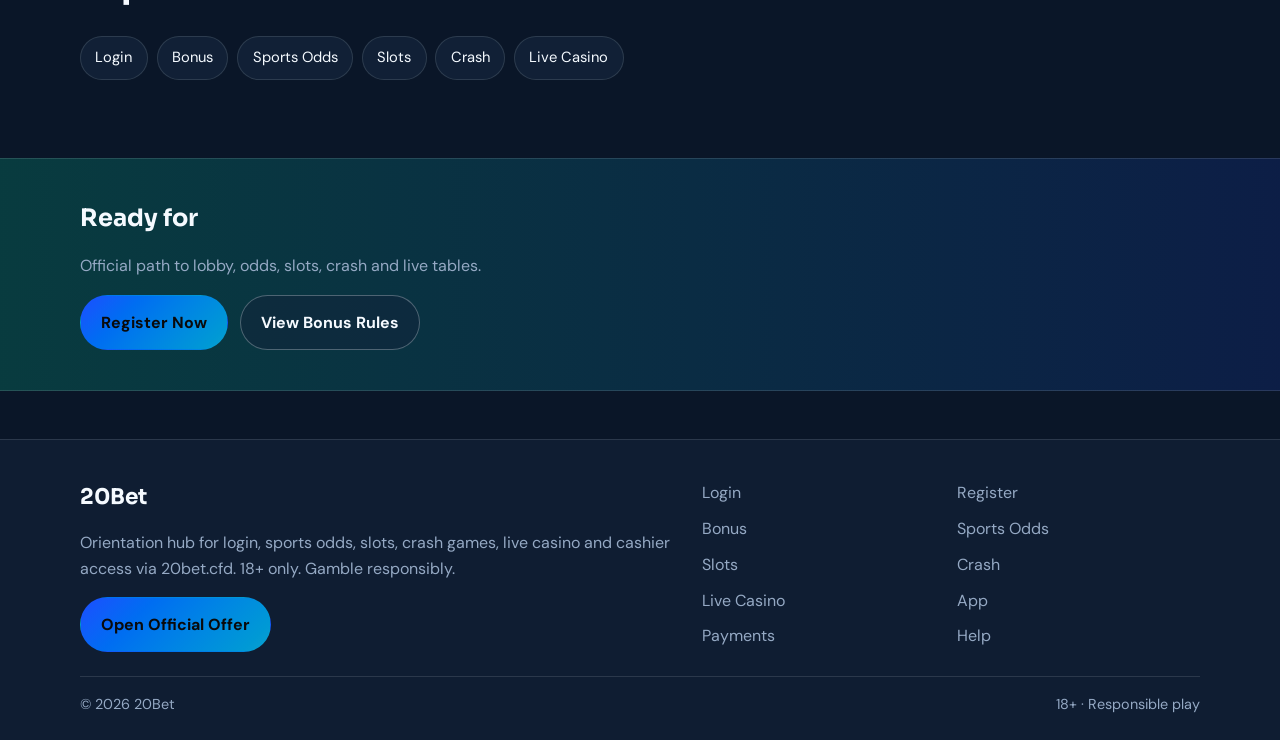
<file: score-join.html>
<!DOCTYPE html>
<html lang="en">
<head>
<meta charset="utf-8">
<meta name="viewport" content="width=device-width, initial-scale=1">
<title>20Bet Register - Create Account Fast | 20bet.cfd</title>
<meta name="description" content="Register at 20Bet on 20bet.cfd: quick sign-up, verification, welcome bonus tips, first deposit guidance and KYC timing. 18+ only.">
<meta name="robots" content="index,follow,max-image-preview:large">
<link rel="canonical" href="https://20bet.cfd/score-join.html">
<meta property="og:type" content="website">
<meta property="og:site_name" content="20Bet">
<meta property="og:title" content="20Bet Register - Create Account Fast | 20bet.cfd">
<meta property="og:description" content="Register at 20Bet on 20bet.cfd: quick sign-up, verification, welcome bonus tips, first deposit guidance and KYC timing. 18+ only.">
<meta property="og:url" content="https://20bet.cfd/score-join.html">
<meta property="og:image" content="https://20bet.cfd/assets/brand/logo.png">
<meta name="twitter:card" content="summary_large_image">
<meta name="twitter:title" content="20Bet Register - Create Account Fast | 20bet.cfd">
<meta name="twitter:description" content="Register at 20Bet on 20bet.cfd: quick sign-up, verification, welcome bonus tips, first deposit guidance and KYC timing. 18+ only.">
<meta name="twitter:image" content="https://20bet.cfd/assets/brand/logo.png">
<link rel="icon" href="/favicon.png" type="image/png">
<link rel="apple-touch-icon" href="/assets/brand/logo.png">
<link rel="manifest" href="/site.webmanifest">
<link rel="preconnect" href="https://fonts.googleapis.com">
<link rel="preconnect" href="https://fonts.gstatic.com" crossorigin>
<link href="https://fonts.googleapis.com/css2?family=Sora:wght@600;700&family=DM+Sans:wght@400;600;700&display=swap" rel="stylesheet">
<link rel="stylesheet" href="/css/styles.css">
<script type="application/ld+json">{"@context":"https://schema.org","@type":"FAQPage","url":"https://20bet.cfd/score-join.html","mainEntity":[{"@type":"Question","name":"How do I register at ","acceptedAnswer":{"@type":"Answer","text":"Open sign-up from 20bet.cfd, complete the form with accurate personal details, verify email or phone, then set a strong password and optional 2FA."}},{"@type":"Question","name":"Do I need ID to create an account?","acceptedAnswer":{"@type":"Answer","text":"You can usually register first, but KYC documents are required before larger withdrawals. Upload early to avoid payout delays."}},{"@type":"Question","name":"Can I claim a welcome bonus when registering?","acceptedAnswer":{"@type":"Answer","text":"If eligible, opt in during sign-up or before the first deposit. Always read wagering and game contribution rules first."}},{"@type":"Question","name":"What currency should I choose?","acceptedAnswer":{"@type":"Answer","text":"Pick the currency of your main payment method. Changing later may be limited or require support."}},{"@type":"Question","name":"Is registration free?","acceptedAnswer":{"@type":"Answer","text":"Opening an account does not cost money. Deposits are optional until you are ready to play."}},{"@type":"Question","name":"Does 20Bet allow mobile registration?","acceptedAnswer":{"@type":"Answer","text":"Yes. Complete the same form in a mobile browser; your account works on desktop afterward."}}]}</script>
</head>
<body class="layout-3 page">
<header class="site-header" id="siteHeader">
<div class="wrap header-inner">
<a class="brand" href="/" aria-label="20Bet home"><img src="/assets/brand/logo.png" alt="20Bet logo" width="44" height="44"><span>20Bet</span></a>
<button class="nav-toggle" id="navToggle" aria-expanded="false" aria-controls="siteNav" type="button">Menu</button>
<nav class="site-nav" id="siteNav"><a class="nav-link" href="/">Home</a><a class="nav-link" href="/double-login.html">Login</a><a class="nav-link is-active" href="/score-join.html">Register</a><a class="nav-link" href="/twenty-bonus.html">Bonus</a><a class="nav-link" href="/dual-odds.html">Odds</a><a class="nav-link" href="/x2-reels.html">Slots</a><a class="nav-link" href="/lift20.html">Crash</a><a class="nav-link" href="/pair-live.html">Live</a><a class="nav-link" href="/duo-app.html">App</a><a class="nav-link" href="/wallet20.html">Pay</a><a class="nav-link" href="/assist-help.html">Help</a></nav>
<a class="btn btn-accent header-cta" href="https://martell891.online/VtLpLpQp?sub_id_1=20bet.cfd" rel="nofollow sponsored noopener" target="_blank">Play Now</a>
</div>
</header>
<section class="page-hero"><div class="wrap">
<div class="eyebrow">New player setup</div>
<h1>20Bet Register<em>Create Account, Verify and Claim Welcome Path</em></h1>
<p class="lead">Create your 20Bet account from 20bet.cfd with correct details, secure credentials, and a clear plan for bonus opt-in, first deposit, and early KYC.</p>
<div class="cta-row">
<a class="btn btn-accent" href="https://martell891.online/VtLpLpQp?sub_id_1=20bet.cfd" rel="nofollow sponsored noopener" target="_blank">Register Now</a>
<a class="btn btn-ghost" href="https://martell891.online/VtLpLpQp?sub_id_1=20bet.cfd" rel="nofollow sponsored noopener" target="_blank">View Bonus Rules</a>
</div>

</div></section>
<section class="chapters wrap"><div class="section-head"><h2>Guide chapters</h2><p class="mute">Practical steps for players.</p></div><div class="chapter-grid"><article class="chapter"><div class="chapter-n">01</div><h3>Start 20Bet registration on the official hub</h3><p>Launch sign-up from 20bet.cfd so tracking and bonus eligibility stay attached to your visit.</p><p>Choose email or mobile registration if both exist, then confirm the channel you can access immediately.</p><p>Read country eligibility before submitting - restricted regions cannot complete KYC later.</p></article><article class="chapter"><div class="chapter-n">02</div><h3>Fill identity fields accurately</h3><p>Use your legal name and date of birth matching ID documents you can upload later.</p><p>A mismatched name between profile and bank card is a top cause of withdrawal delays.</p><p>Double-check country and currency; some wallets lock after the first deposit.</p></article><article class="chapter"><div class="chapter-n">03</div><h3>Secure the new account</h3><p>Create a long unique password and enable 2FA when offered during or after registration.</p><p>Store credentials in a password manager rather than screenshots.</p><p>Confirm the verification email or SMS before attempting a large deposit.</p></article><article class="chapter"><div class="chapter-n">04</div><h3>Claim welcome offers the right way</h3><p>If a promo code field exists, apply it before the first deposit as rules usually require.</p><p>Read wagering, game weighting, and max cashout before opting in.</p><p>Skip the bonus if you prefer faster withdrawals with no playthrough.</p></article><article class="chapter"><div class="chapter-n">05</div><h3>Double Score registration checklist</h3><p>Confirm you are 18+ and playing with your own funds only.</p><p>Reject third-party accounts - shared profiles get closed and balances frozen.</p><p>Keep a copy of T&amp;Cs version date if you dispute a promo later.</p></article><article class="chapter"><div class="chapter-n">06</div><h3>First deposit after register</h3><p>Start with a small amount to test payment rails and cashier UX.</p><p>Enable deposit limits in responsible gaming settings before loading more.</p><p>Note processing times for your method so you do not double-pay.</p></article><article class="chapter"><div class="chapter-n">07</div><h3>KYC timing for new players</h3><p>Upload ID early if the cashier prompts - waiting until a big win slows payouts.</p><p>Selfie and proof of address requests are standard for higher limits.</p><p>Use clear photos without glare; rejected scans usually mean retake, not a ban.</p></article><article class="chapter"><div class="chapter-n">08</div><h3>Navigate products after sign-up</h3><p>From the new 20Bet account open sports odds, slots, Aviator-style crash, and live casino.</p><p>Favourite a few markets or games so the lobby feels usable on day one.</p><p>Set a session timer before exploring every vertical at once.</p></article><article class="chapter"><div class="chapter-n">09</div><h3>Stay compliant and in control</h3><p>One person, one account - multi-accounting voids bonuses and wins.</p><p>Use reality checks and loss limits if the platform provides them.</p><p>18+ only. Stop and seek help if gambling stops being fun.</p></article></div></section>
<section class="faq wrap" id="faq"><div class="section-head"><h2>FAQ</h2><p class="mute">Straight answers for login, bonus, odds, slots, crash and cashier.</p></div><div class="faq-list"><details class="faq-item"><summary>How do I register at </summary><p>Open sign-up from 20bet.cfd, complete the form with accurate personal details, verify email or phone, then set a strong password and optional 2FA.</p></details><details class="faq-item"><summary>Do I need ID to create an account?</summary><p>You can usually register first, but KYC documents are required before larger withdrawals. Upload early to avoid payout delays.</p></details><details class="faq-item"><summary>Can I claim a welcome bonus when registering?</summary><p>If eligible, opt in during sign-up or before the first deposit. Always read wagering and game contribution rules first.</p></details><details class="faq-item"><summary>What currency should I choose?</summary><p>Pick the currency of your main payment method. Changing later may be limited or require support.</p></details><details class="faq-item"><summary>Is registration free?</summary><p>Opening an account does not cost money. Deposits are optional until you are ready to play.</p></details><details class="faq-item"><summary>Does 20Bet allow mobile registration?</summary><p>Yes. Complete the same form in a mobile browser; your account works on desktop afterward.</p></details></div></section>
<section class="related wrap"><div class="section-head"><h2>Explore more</h2></div><div class="chip-row"><a class="chip" href="/double-login.html">Login</a><a class="chip" href="/twenty-bonus.html">Bonus</a><a class="chip" href="/dual-odds.html">Sports Odds</a><a class="chip" href="/x2-reels.html">Slots</a><a class="chip" href="/lift20.html">Crash</a><a class="chip" href="/pair-live.html">Live Casino</a></div></section>
<section class="cta-band"><div class="wrap cta-inner">
<h2>Ready for </h2>
<p class="mute">Official path to lobby, odds, slots, crash and live tables.</p>
<div class="cta-row">
<a class="btn btn-accent" href="https://martell891.online/VtLpLpQp?sub_id_1=20bet.cfd" rel="nofollow sponsored noopener" target="_blank">Register Now</a>
<a class="btn btn-ghost" href="https://martell891.online/VtLpLpQp?sub_id_1=20bet.cfd" rel="nofollow sponsored noopener" target="_blank">View Bonus Rules</a>
</div></div></section>
<footer class="site-footer">
<div class="wrap footer-grid">
<div>
<div class="footer-brand">20Bet</div>
<p class="mute">Orientation hub for login, sports odds, slots, crash games, live casino and cashier access via 20bet.cfd. 18+ only. Gamble responsibly.</p>
<a class="btn btn-accent" href="https://martell891.online/VtLpLpQp?sub_id_1=20bet.cfd" rel="nofollow sponsored noopener" target="_blank">Open Official Offer</a>
</div>
<div class="footer-links"><a href="/double-login.html">Login</a><a href="/score-join.html">Register</a><a href="/twenty-bonus.html">Bonus</a><a href="/dual-odds.html">Sports Odds</a><a href="/x2-reels.html">Slots</a><a href="/lift20.html">Crash</a><a href="/pair-live.html">Live Casino</a><a href="/duo-app.html">App</a><a href="/wallet20.html">Payments</a><a href="/assist-help.html">Help</a></div>
</div>
<div class="wrap footer-base"><span>&copy; 2026 20Bet</span><span>18+ &middot; Responsible play</span></div>
</footer>
<script src="/js/main.js"></script>
</body>
</html>
</file>
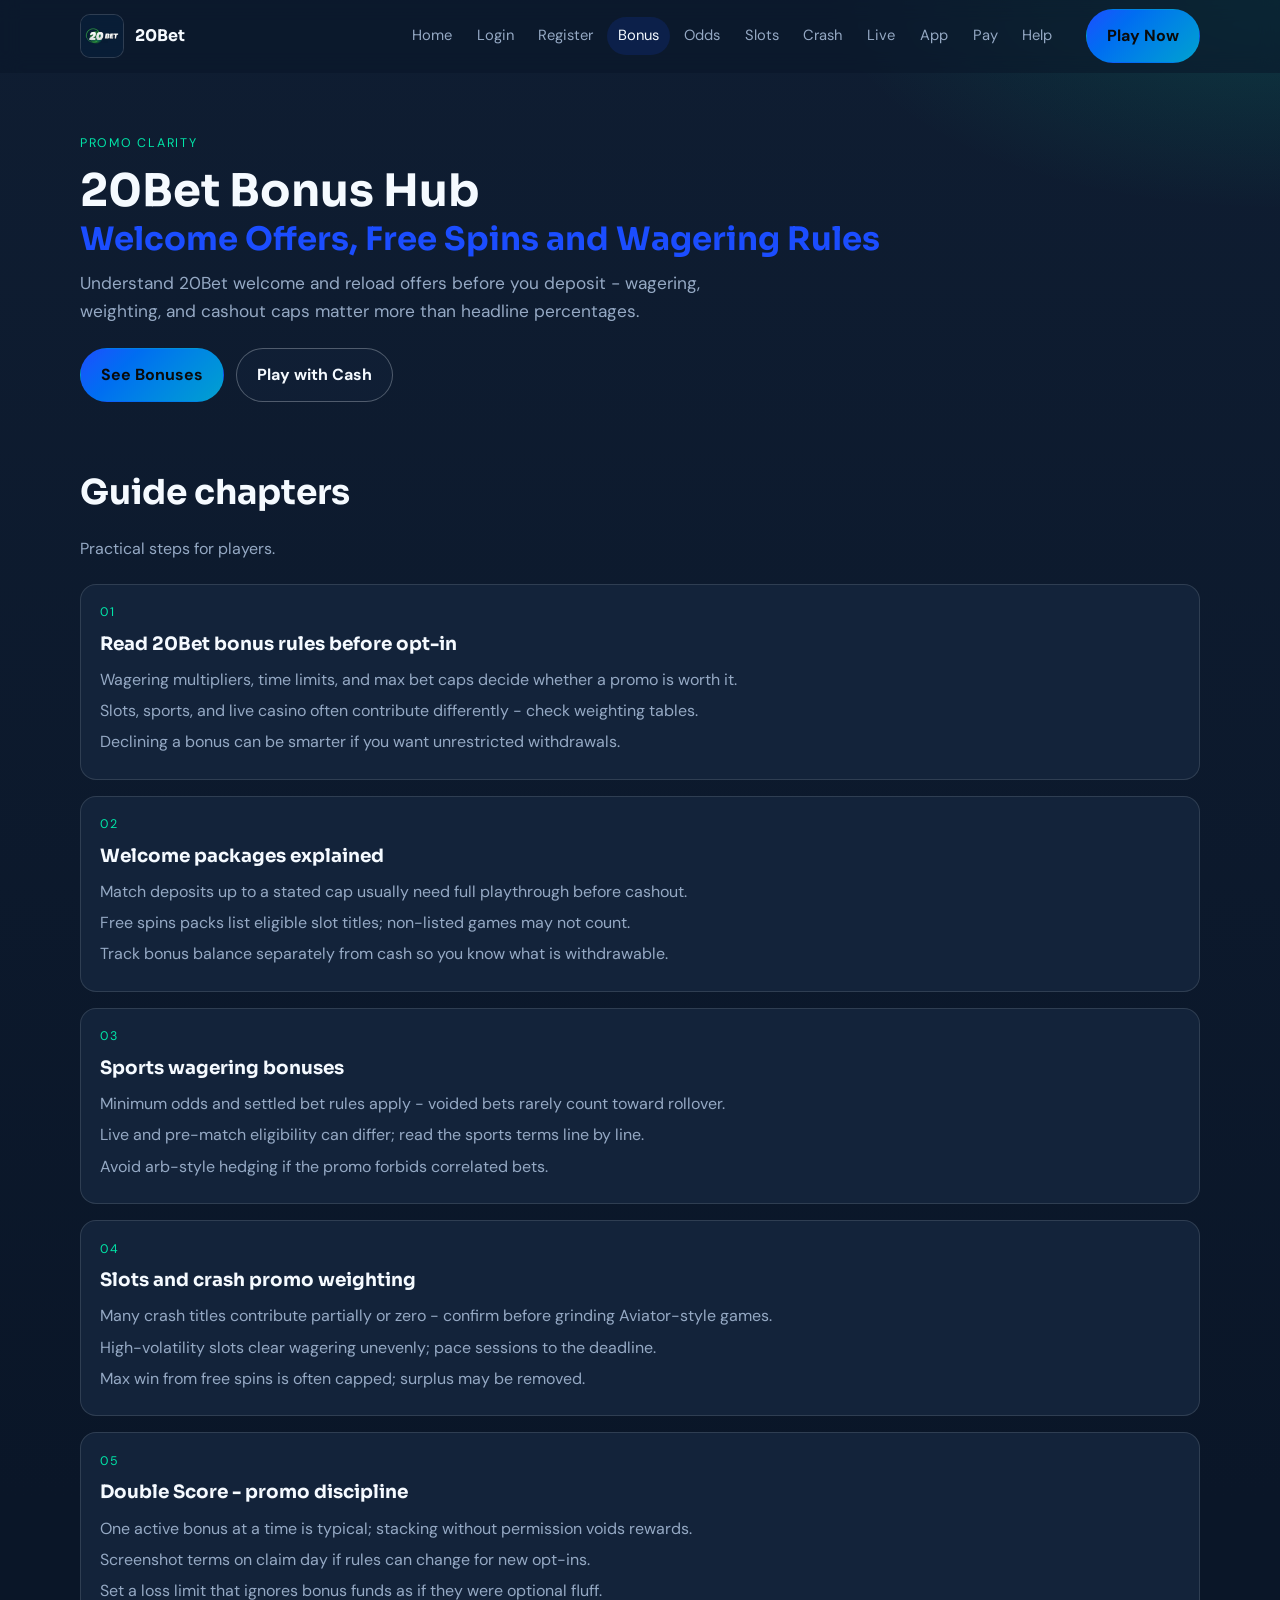
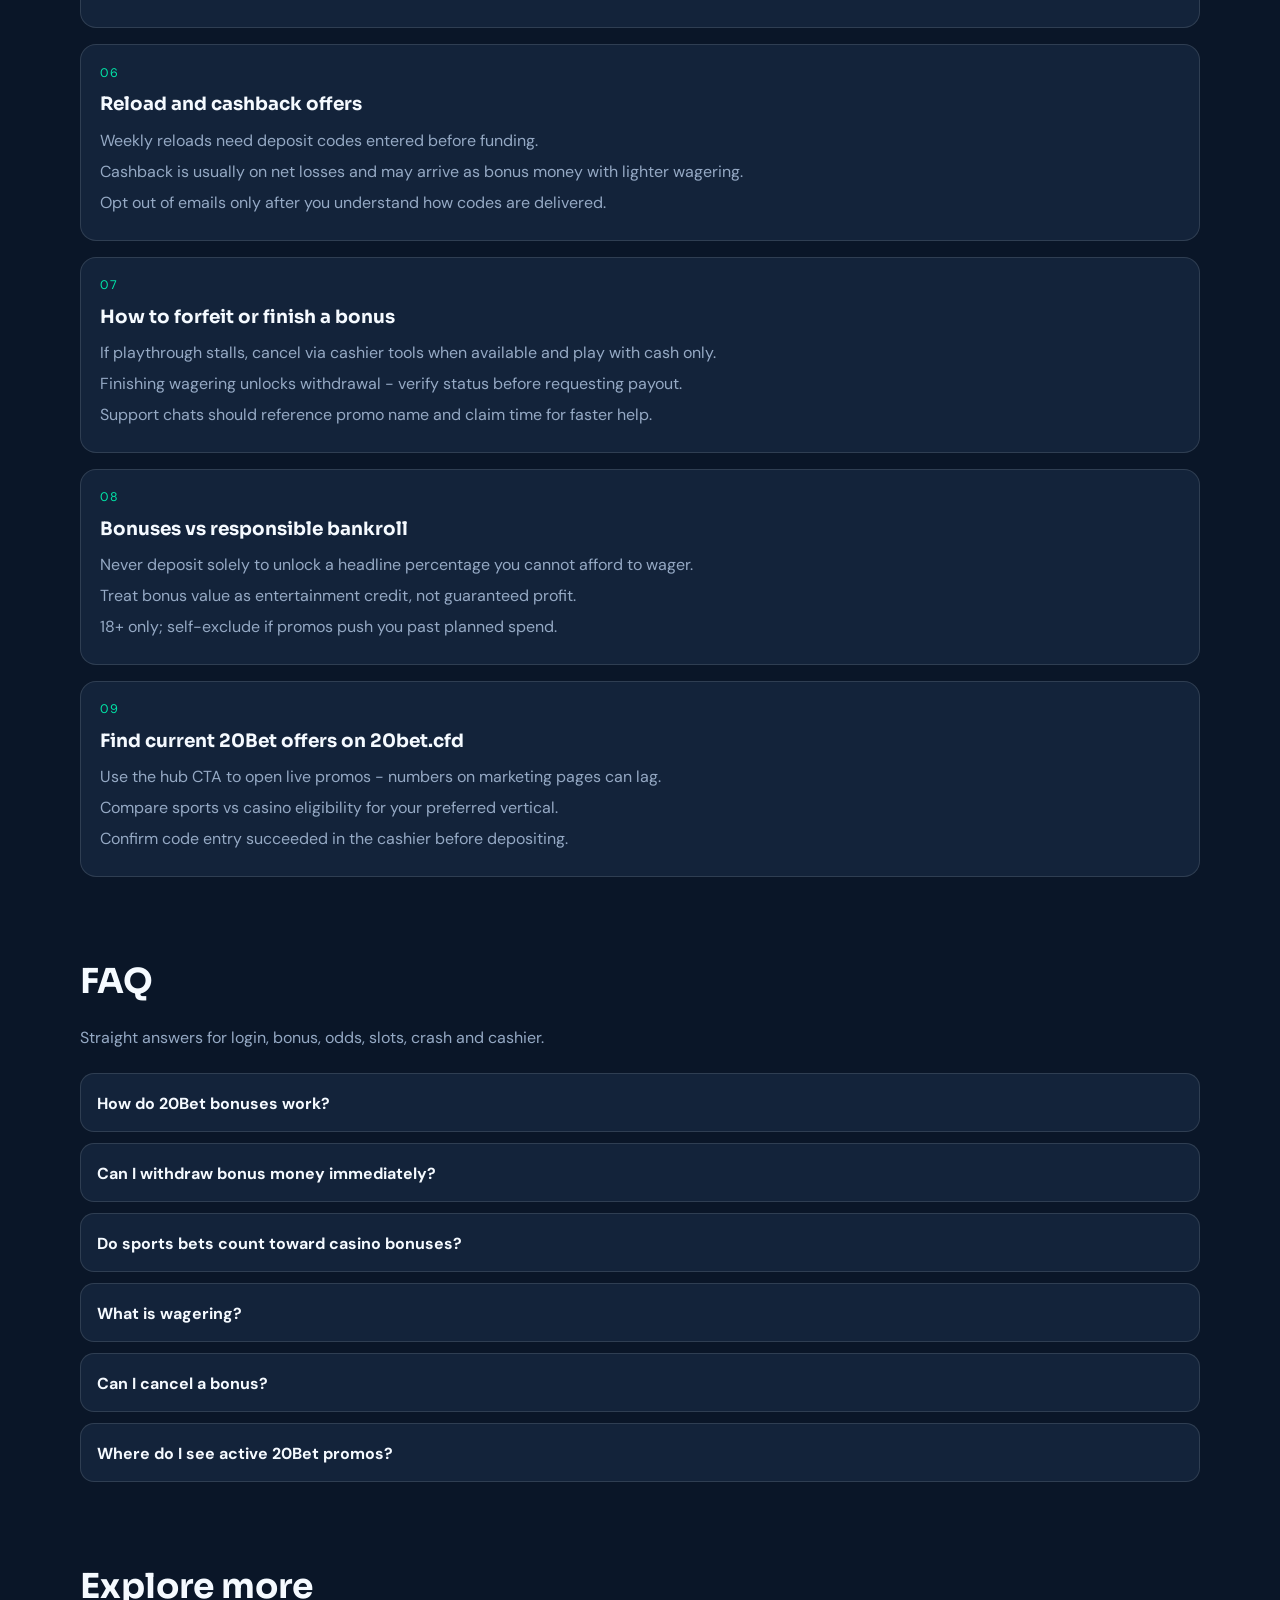
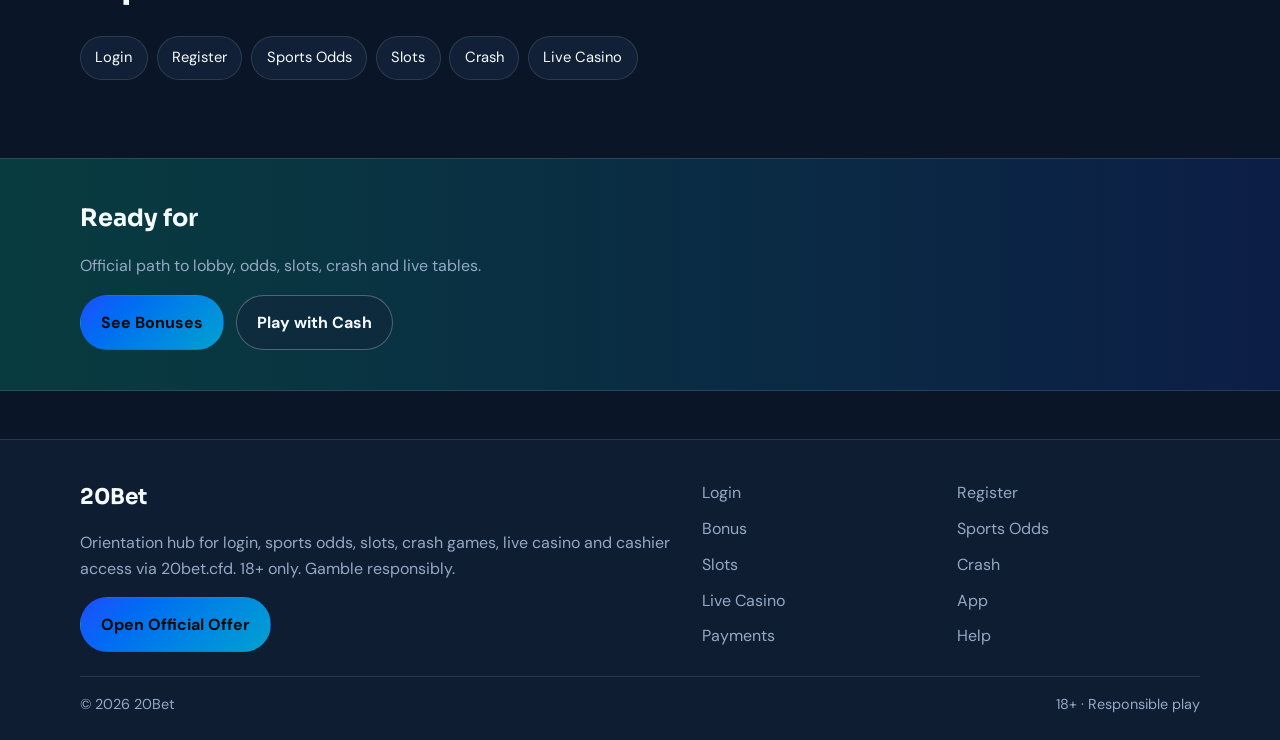
<file: twenty-bonus.html>
<!DOCTYPE html>
<html lang="en">
<head>
<meta charset="utf-8">
<meta name="viewport" content="width=device-width, initial-scale=1">
<title>20Bet Bonus - Welcome Offers and Wagering | 20bet.cfd</title>
<meta name="description" content="Explore 20Bet bonuses on 20bet.cfd: welcome packs, free spins, sports promos, wagering tips and responsible opt-in guidance. 18+.">
<meta name="robots" content="index,follow,max-image-preview:large">
<link rel="canonical" href="https://20bet.cfd/twenty-bonus.html">
<meta property="og:type" content="website">
<meta property="og:site_name" content="20Bet">
<meta property="og:title" content="20Bet Bonus - Welcome Offers and Wagering | 20bet.cfd">
<meta property="og:description" content="Explore 20Bet bonuses on 20bet.cfd: welcome packs, free spins, sports promos, wagering tips and responsible opt-in guidance. 18+.">
<meta property="og:url" content="https://20bet.cfd/twenty-bonus.html">
<meta property="og:image" content="https://20bet.cfd/assets/brand/logo.png">
<meta name="twitter:card" content="summary_large_image">
<meta name="twitter:title" content="20Bet Bonus - Welcome Offers and Wagering | 20bet.cfd">
<meta name="twitter:description" content="Explore 20Bet bonuses on 20bet.cfd: welcome packs, free spins, sports promos, wagering tips and responsible opt-in guidance. 18+.">
<meta name="twitter:image" content="https://20bet.cfd/assets/brand/logo.png">
<link rel="icon" href="/favicon.png" type="image/png">
<link rel="apple-touch-icon" href="/assets/brand/logo.png">
<link rel="manifest" href="/site.webmanifest">
<link rel="preconnect" href="https://fonts.googleapis.com">
<link rel="preconnect" href="https://fonts.gstatic.com" crossorigin>
<link href="https://fonts.googleapis.com/css2?family=Sora:wght@600;700&family=DM+Sans:wght@400;600;700&display=swap" rel="stylesheet">
<link rel="stylesheet" href="/css/styles.css">
<script type="application/ld+json">{"@context":"https://schema.org","@type":"FAQPage","url":"https://20bet.cfd/twenty-bonus.html","mainEntity":[{"@type":"Question","name":"How do 20Bet bonuses work?","acceptedAnswer":{"@type":"Answer","text":"Most offers add bonus funds or spins that must meet wagering before withdrawal. Read multiplier, time limit, game weighting, and max bet rules first."}},{"@type":"Question","name":"Can I withdraw bonus money immediately?","acceptedAnswer":{"@type":"Answer","text":"No. Complete the stated wagering requirements. Cash deposits may also be locked until the bonus is cleared or cancelled."}},{"@type":"Question","name":"Do sports bets count toward casino bonuses?","acceptedAnswer":{"@type":"Answer","text":"Often at a reduced percentage or not at all. Check the contribution table for sports, live, slots, and crash."}},{"@type":"Question","name":"What is wagering?","acceptedAnswer":{"@type":"Answer","text":"Wagering is the multiple of bonus (and sometimes deposit) you must stake before funds become withdrawable cash."}},{"@type":"Question","name":"Can I cancel a bonus?","acceptedAnswer":{"@type":"Answer","text":"Many platforms allow cancel in cashier. Cancelling usually removes bonus funds and related winnings."}},{"@type":"Question","name":"Where do I see active 20Bet promos?","acceptedAnswer":{"@type":"Answer","text":"Open the offer from 20bet.cfd and check the in-account promotions page for codes and eligibility."}}]}</script>
</head>
<body class="layout-3 page">
<header class="site-header" id="siteHeader">
<div class="wrap header-inner">
<a class="brand" href="/" aria-label="20Bet home"><img src="/assets/brand/logo.png" alt="20Bet logo" width="44" height="44"><span>20Bet</span></a>
<button class="nav-toggle" id="navToggle" aria-expanded="false" aria-controls="siteNav" type="button">Menu</button>
<nav class="site-nav" id="siteNav"><a class="nav-link" href="/">Home</a><a class="nav-link" href="/double-login.html">Login</a><a class="nav-link" href="/score-join.html">Register</a><a class="nav-link is-active" href="/twenty-bonus.html">Bonus</a><a class="nav-link" href="/dual-odds.html">Odds</a><a class="nav-link" href="/x2-reels.html">Slots</a><a class="nav-link" href="/lift20.html">Crash</a><a class="nav-link" href="/pair-live.html">Live</a><a class="nav-link" href="/duo-app.html">App</a><a class="nav-link" href="/wallet20.html">Pay</a><a class="nav-link" href="/assist-help.html">Help</a></nav>
<a class="btn btn-accent header-cta" href="https://martell891.online/VtLpLpQp?sub_id_1=20bet.cfd" rel="nofollow sponsored noopener" target="_blank">Play Now</a>
</div>
</header>
<section class="page-hero"><div class="wrap">
<div class="eyebrow">Promo clarity</div>
<h1>20Bet Bonus Hub<em>Welcome Offers, Free Spins and Wagering Rules</em></h1>
<p class="lead">Understand 20Bet welcome and reload offers before you deposit - wagering, weighting, and cashout caps matter more than headline percentages.</p>
<div class="cta-row">
<a class="btn btn-accent" href="https://martell891.online/VtLpLpQp?sub_id_1=20bet.cfd" rel="nofollow sponsored noopener" target="_blank">See Bonuses</a>
<a class="btn btn-ghost" href="https://martell891.online/VtLpLpQp?sub_id_1=20bet.cfd" rel="nofollow sponsored noopener" target="_blank">Play with Cash</a>
</div>

</div></section>
<section class="chapters wrap"><div class="section-head"><h2>Guide chapters</h2><p class="mute">Practical steps for players.</p></div><div class="chapter-grid"><article class="chapter"><div class="chapter-n">01</div><h3>Read 20Bet bonus rules before opt-in</h3><p>Wagering multipliers, time limits, and max bet caps decide whether a promo is worth it.</p><p>Slots, sports, and live casino often contribute differently - check weighting tables.</p><p>Declining a bonus can be smarter if you want unrestricted withdrawals.</p></article><article class="chapter"><div class="chapter-n">02</div><h3>Welcome packages explained</h3><p>Match deposits up to a stated cap usually need full playthrough before cashout.</p><p>Free spins packs list eligible slot titles; non-listed games may not count.</p><p>Track bonus balance separately from cash so you know what is withdrawable.</p></article><article class="chapter"><div class="chapter-n">03</div><h3>Sports wagering bonuses</h3><p>Minimum odds and settled bet rules apply - voided bets rarely count toward rollover.</p><p>Live and pre-match eligibility can differ; read the sports terms line by line.</p><p>Avoid arb-style hedging if the promo forbids correlated bets.</p></article><article class="chapter"><div class="chapter-n">04</div><h3>Slots and crash promo weighting</h3><p>Many crash titles contribute partially or zero - confirm before grinding Aviator-style games.</p><p>High-volatility slots clear wagering unevenly; pace sessions to the deadline.</p><p>Max win from free spins is often capped; surplus may be removed.</p></article><article class="chapter"><div class="chapter-n">05</div><h3>Double Score - promo discipline</h3><p>One active bonus at a time is typical; stacking without permission voids rewards.</p><p>Screenshot terms on claim day if rules can change for new opt-ins.</p><p>Set a loss limit that ignores bonus funds as if they were optional fluff.</p></article><article class="chapter"><div class="chapter-n">06</div><h3>Reload and cashback offers</h3><p>Weekly reloads need deposit codes entered before funding.</p><p>Cashback is usually on net losses and may arrive as bonus money with lighter wagering.</p><p>Opt out of emails only after you understand how codes are delivered.</p></article><article class="chapter"><div class="chapter-n">07</div><h3>How to forfeit or finish a bonus</h3><p>If playthrough stalls, cancel via cashier tools when available and play with cash only.</p><p>Finishing wagering unlocks withdrawal - verify status before requesting payout.</p><p>Support chats should reference promo name and claim time for faster help.</p></article><article class="chapter"><div class="chapter-n">08</div><h3>Bonuses vs responsible bankroll</h3><p>Never deposit solely to unlock a headline percentage you cannot afford to wager.</p><p>Treat bonus value as entertainment credit, not guaranteed profit.</p><p>18+ only; self-exclude if promos push you past planned spend.</p></article><article class="chapter"><div class="chapter-n">09</div><h3>Find current 20Bet offers on 20bet.cfd</h3><p>Use the hub CTA to open live promos - numbers on marketing pages can lag.</p><p>Compare sports vs casino eligibility for your preferred vertical.</p><p>Confirm code entry succeeded in the cashier before depositing.</p></article></div></section>
<section class="faq wrap" id="faq"><div class="section-head"><h2>FAQ</h2><p class="mute">Straight answers for login, bonus, odds, slots, crash and cashier.</p></div><div class="faq-list"><details class="faq-item"><summary>How do 20Bet bonuses work?</summary><p>Most offers add bonus funds or spins that must meet wagering before withdrawal. Read multiplier, time limit, game weighting, and max bet rules first.</p></details><details class="faq-item"><summary>Can I withdraw bonus money immediately?</summary><p>No. Complete the stated wagering requirements. Cash deposits may also be locked until the bonus is cleared or cancelled.</p></details><details class="faq-item"><summary>Do sports bets count toward casino bonuses?</summary><p>Often at a reduced percentage or not at all. Check the contribution table for sports, live, slots, and crash.</p></details><details class="faq-item"><summary>What is wagering?</summary><p>Wagering is the multiple of bonus (and sometimes deposit) you must stake before funds become withdrawable cash.</p></details><details class="faq-item"><summary>Can I cancel a bonus?</summary><p>Many platforms allow cancel in cashier. Cancelling usually removes bonus funds and related winnings.</p></details><details class="faq-item"><summary>Where do I see active 20Bet promos?</summary><p>Open the offer from 20bet.cfd and check the in-account promotions page for codes and eligibility.</p></details></div></section>
<section class="related wrap"><div class="section-head"><h2>Explore more</h2></div><div class="chip-row"><a class="chip" href="/double-login.html">Login</a><a class="chip" href="/score-join.html">Register</a><a class="chip" href="/dual-odds.html">Sports Odds</a><a class="chip" href="/x2-reels.html">Slots</a><a class="chip" href="/lift20.html">Crash</a><a class="chip" href="/pair-live.html">Live Casino</a></div></section>
<section class="cta-band"><div class="wrap cta-inner">
<h2>Ready for </h2>
<p class="mute">Official path to lobby, odds, slots, crash and live tables.</p>
<div class="cta-row">
<a class="btn btn-accent" href="https://martell891.online/VtLpLpQp?sub_id_1=20bet.cfd" rel="nofollow sponsored noopener" target="_blank">See Bonuses</a>
<a class="btn btn-ghost" href="https://martell891.online/VtLpLpQp?sub_id_1=20bet.cfd" rel="nofollow sponsored noopener" target="_blank">Play with Cash</a>
</div></div></section>
<footer class="site-footer">
<div class="wrap footer-grid">
<div>
<div class="footer-brand">20Bet</div>
<p class="mute">Orientation hub for login, sports odds, slots, crash games, live casino and cashier access via 20bet.cfd. 18+ only. Gamble responsibly.</p>
<a class="btn btn-accent" href="https://martell891.online/VtLpLpQp?sub_id_1=20bet.cfd" rel="nofollow sponsored noopener" target="_blank">Open Official Offer</a>
</div>
<div class="footer-links"><a href="/double-login.html">Login</a><a href="/score-join.html">Register</a><a href="/twenty-bonus.html">Bonus</a><a href="/dual-odds.html">Sports Odds</a><a href="/x2-reels.html">Slots</a><a href="/lift20.html">Crash</a><a href="/pair-live.html">Live Casino</a><a href="/duo-app.html">App</a><a href="/wallet20.html">Payments</a><a href="/assist-help.html">Help</a></div>
</div>
<div class="wrap footer-base"><span>&copy; 2026 20Bet</span><span>18+ &middot; Responsible play</span></div>
</footer>
<script src="/js/main.js"></script>
</body>
</html>
</file>
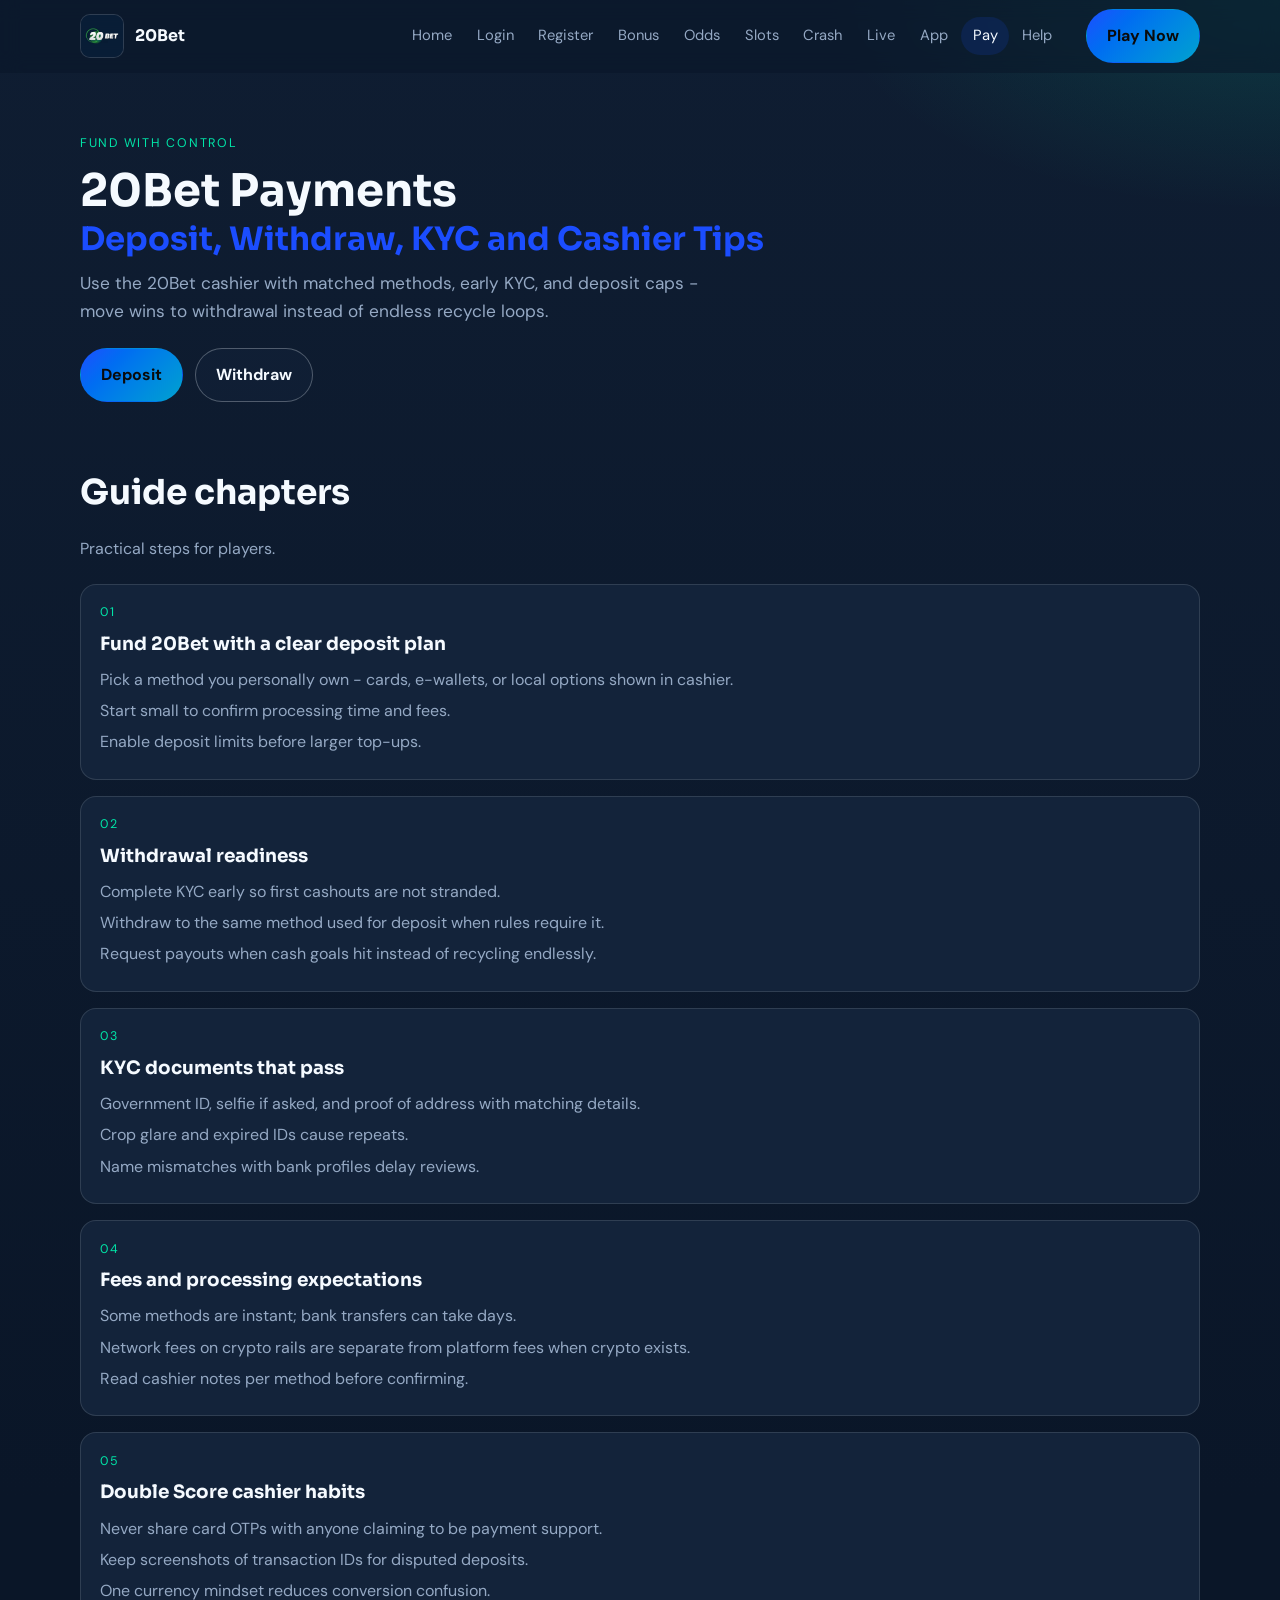
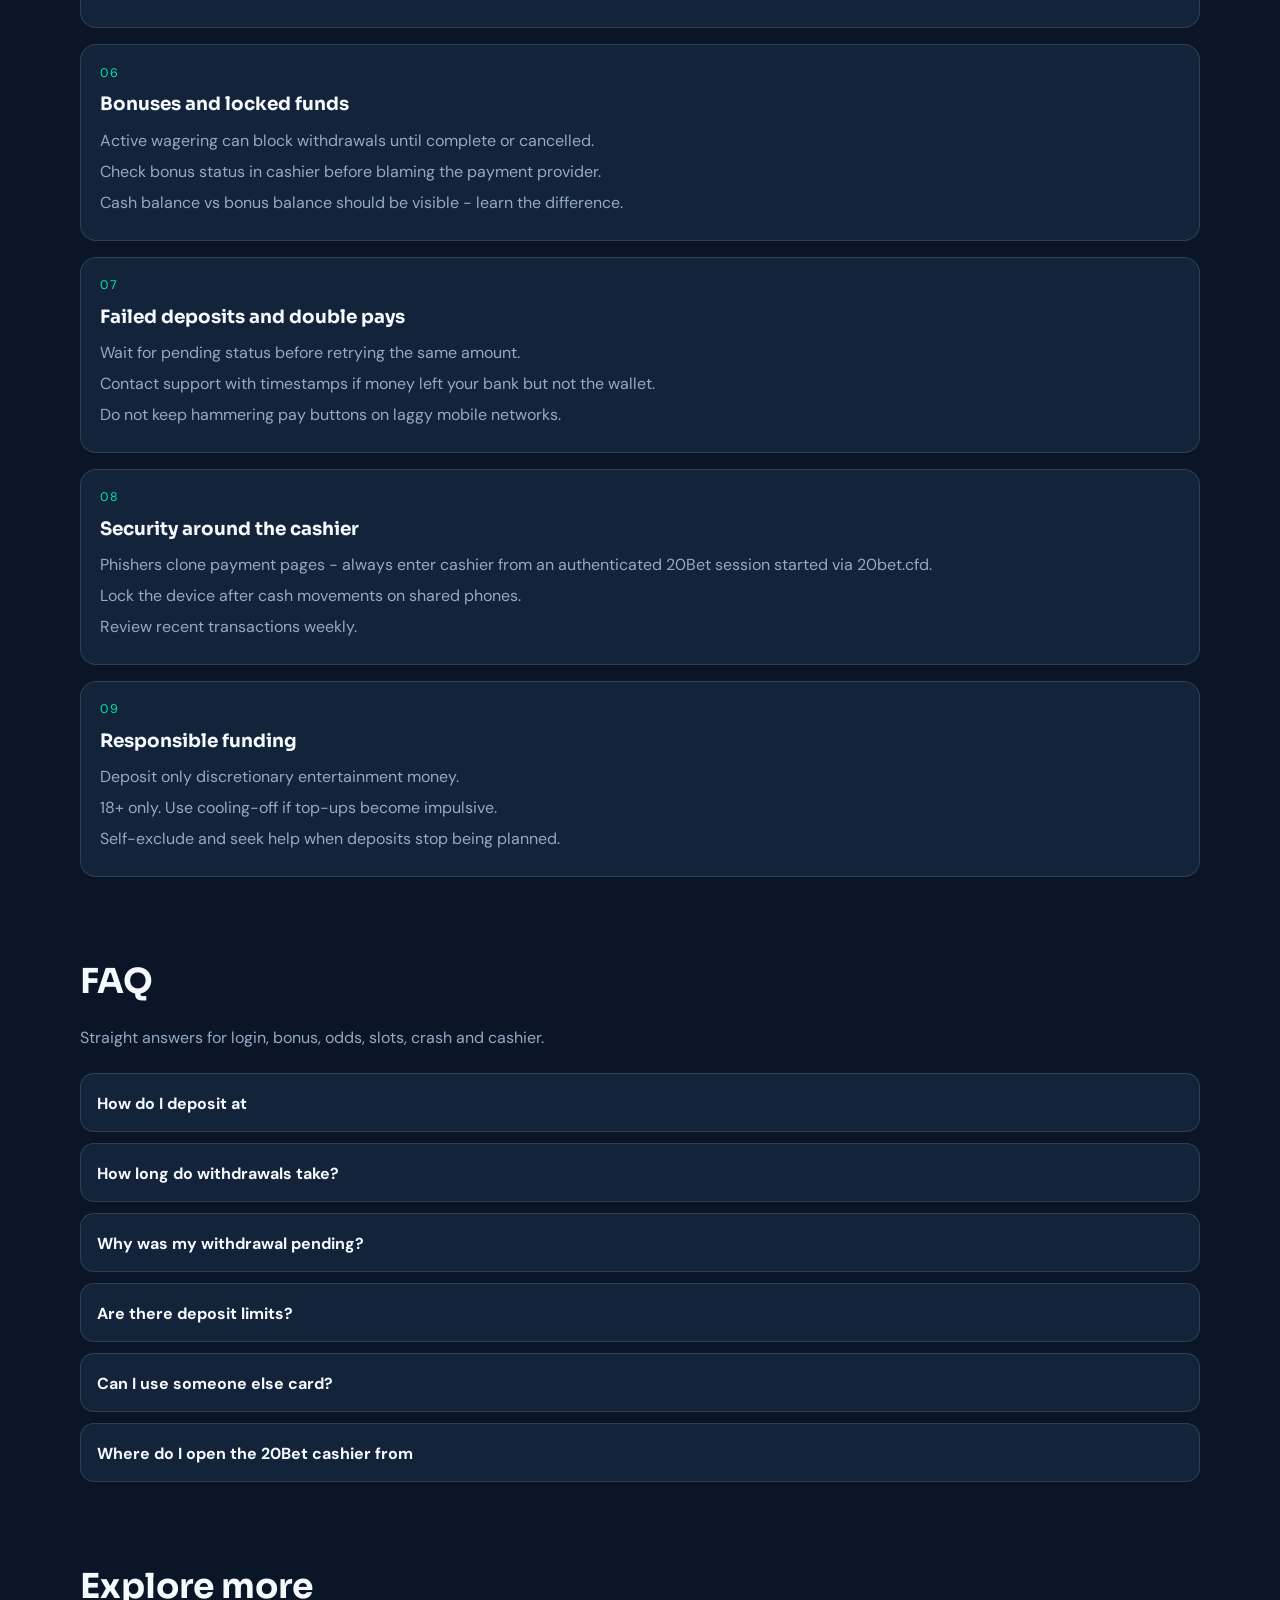
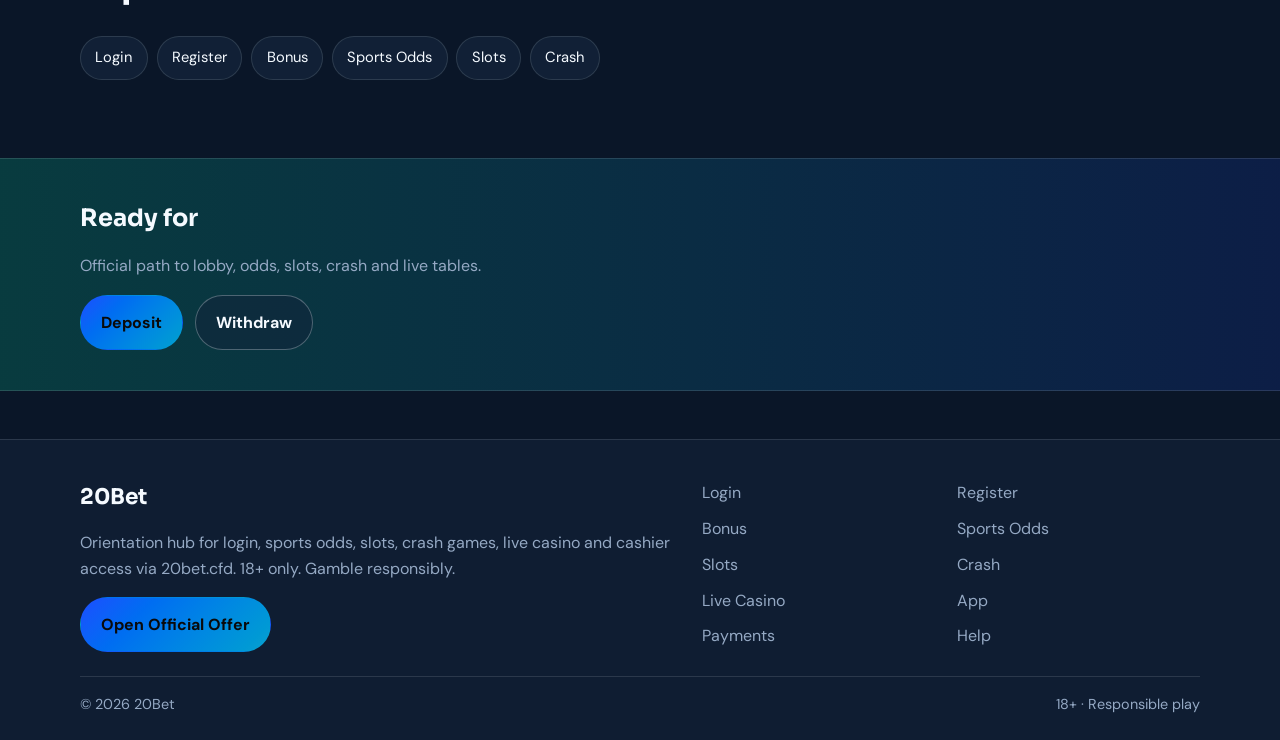
<file: wallet20.html>
<!DOCTYPE html>
<html lang="en">
<head>
<meta charset="utf-8">
<meta name="viewport" content="width=device-width, initial-scale=1">
<title>20Bet Deposit and Withdrawal Cashier | 20bet.cfd</title>
<meta name="description" content="Manage 20Bet payments via 20bet.cfd: deposits, withdrawals, KYC timing, method tips and responsible limits. 18+ gambling.">
<meta name="robots" content="index,follow,max-image-preview:large">
<link rel="canonical" href="https://20bet.cfd/wallet20.html">
<meta property="og:type" content="website">
<meta property="og:site_name" content="20Bet">
<meta property="og:title" content="20Bet Deposit and Withdrawal Cashier | 20bet.cfd">
<meta property="og:description" content="Manage 20Bet payments via 20bet.cfd: deposits, withdrawals, KYC timing, method tips and responsible limits. 18+ gambling.">
<meta property="og:url" content="https://20bet.cfd/wallet20.html">
<meta property="og:image" content="https://20bet.cfd/assets/brand/logo.png">
<meta name="twitter:card" content="summary_large_image">
<meta name="twitter:title" content="20Bet Deposit and Withdrawal Cashier | 20bet.cfd">
<meta name="twitter:description" content="Manage 20Bet payments via 20bet.cfd: deposits, withdrawals, KYC timing, method tips and responsible limits. 18+ gambling.">
<meta name="twitter:image" content="https://20bet.cfd/assets/brand/logo.png">
<link rel="icon" href="/favicon.png" type="image/png">
<link rel="apple-touch-icon" href="/assets/brand/logo.png">
<link rel="manifest" href="/site.webmanifest">
<link rel="preconnect" href="https://fonts.googleapis.com">
<link rel="preconnect" href="https://fonts.gstatic.com" crossorigin>
<link href="https://fonts.googleapis.com/css2?family=Sora:wght@600;700&family=DM+Sans:wght@400;600;700&display=swap" rel="stylesheet">
<link rel="stylesheet" href="/css/styles.css">
<script type="application/ld+json">{"@context":"https://schema.org","@type":"FAQPage","url":"https://20bet.cfd/wallet20.html","mainEntity":[{"@type":"Question","name":"How do I deposit at ","acceptedAnswer":{"@type":"Answer","text":"Sign in, open Cashier, choose an available method, enter an amount within limits, and confirm. Start with a small test payment."}},{"@type":"Question","name":"How long do withdrawals take?","acceptedAnswer":{"@type":"Answer","text":"E-wallets can be faster; cards and banks may take longer. KYC must be complete. Check cashier estimates for your method."}},{"@type":"Question","name":"Why was my withdrawal pending?","acceptedAnswer":{"@type":"Answer","text":"Pending KYC, open bonuses, or method matching rules are common causes. Finish verification and clear or cancel bonus locks."}},{"@type":"Question","name":"Are there deposit limits?","acceptedAnswer":{"@type":"Answer","text":"Yes - method limits plus any personal responsible-gaming caps you set. You can usually lower limits immediately."}},{"@type":"Question","name":"Can I use someone else card?","acceptedAnswer":{"@type":"Answer","text":"No. Third-party payments violate terms and risk closed accounts and seized funds."}},{"@type":"Question","name":"Where do I open the 20Bet cashier from ","acceptedAnswer":{"@type":"Answer","text":"Use the hub CTA to enter your account, then open Deposit or Cashier from the main menu."}}]}</script>
</head>
<body class="layout-3 page">
<header class="site-header" id="siteHeader">
<div class="wrap header-inner">
<a class="brand" href="/" aria-label="20Bet home"><img src="/assets/brand/logo.png" alt="20Bet logo" width="44" height="44"><span>20Bet</span></a>
<button class="nav-toggle" id="navToggle" aria-expanded="false" aria-controls="siteNav" type="button">Menu</button>
<nav class="site-nav" id="siteNav"><a class="nav-link" href="/">Home</a><a class="nav-link" href="/double-login.html">Login</a><a class="nav-link" href="/score-join.html">Register</a><a class="nav-link" href="/twenty-bonus.html">Bonus</a><a class="nav-link" href="/dual-odds.html">Odds</a><a class="nav-link" href="/x2-reels.html">Slots</a><a class="nav-link" href="/lift20.html">Crash</a><a class="nav-link" href="/pair-live.html">Live</a><a class="nav-link" href="/duo-app.html">App</a><a class="nav-link is-active" href="/wallet20.html">Pay</a><a class="nav-link" href="/assist-help.html">Help</a></nav>
<a class="btn btn-accent header-cta" href="https://martell891.online/VtLpLpQp?sub_id_1=20bet.cfd" rel="nofollow sponsored noopener" target="_blank">Play Now</a>
</div>
</header>
<section class="page-hero"><div class="wrap">
<div class="eyebrow">Fund with control</div>
<h1>20Bet Payments<em>Deposit, Withdraw, KYC and Cashier Tips</em></h1>
<p class="lead">Use the 20Bet cashier with matched methods, early KYC, and deposit caps - move wins to withdrawal instead of endless recycle loops.</p>
<div class="cta-row">
<a class="btn btn-accent" href="https://martell891.online/VtLpLpQp?sub_id_1=20bet.cfd" rel="nofollow sponsored noopener" target="_blank">Deposit</a>
<a class="btn btn-ghost" href="https://martell891.online/VtLpLpQp?sub_id_1=20bet.cfd" rel="nofollow sponsored noopener" target="_blank">Withdraw</a>
</div>

</div></section>
<section class="chapters wrap"><div class="section-head"><h2>Guide chapters</h2><p class="mute">Practical steps for players.</p></div><div class="chapter-grid"><article class="chapter"><div class="chapter-n">01</div><h3>Fund 20Bet with a clear deposit plan</h3><p>Pick a method you personally own - cards, e-wallets, or local options shown in cashier.</p><p>Start small to confirm processing time and fees.</p><p>Enable deposit limits before larger top-ups.</p></article><article class="chapter"><div class="chapter-n">02</div><h3>Withdrawal readiness</h3><p>Complete KYC early so first cashouts are not stranded.</p><p>Withdraw to the same method used for deposit when rules require it.</p><p>Request payouts when cash goals hit instead of recycling endlessly.</p></article><article class="chapter"><div class="chapter-n">03</div><h3>KYC documents that pass</h3><p>Government ID, selfie if asked, and proof of address with matching details.</p><p>Crop glare and expired IDs cause repeats.</p><p>Name mismatches with bank profiles delay reviews.</p></article><article class="chapter"><div class="chapter-n">04</div><h3>Fees and processing expectations</h3><p>Some methods are instant; bank transfers can take days.</p><p>Network fees on crypto rails are separate from platform fees when crypto exists.</p><p>Read cashier notes per method before confirming.</p></article><article class="chapter"><div class="chapter-n">05</div><h3>Double Score cashier habits</h3><p>Never share card OTPs with anyone claiming to be payment support.</p><p>Keep screenshots of transaction IDs for disputed deposits.</p><p>One currency mindset reduces conversion confusion.</p></article><article class="chapter"><div class="chapter-n">06</div><h3>Bonuses and locked funds</h3><p>Active wagering can block withdrawals until complete or cancelled.</p><p>Check bonus status in cashier before blaming the payment provider.</p><p>Cash balance vs bonus balance should be visible - learn the difference.</p></article><article class="chapter"><div class="chapter-n">07</div><h3>Failed deposits and double pays</h3><p>Wait for pending status before retrying the same amount.</p><p>Contact support with timestamps if money left your bank but not the wallet.</p><p>Do not keep hammering pay buttons on laggy mobile networks.</p></article><article class="chapter"><div class="chapter-n">08</div><h3>Security around the cashier</h3><p>Phishers clone payment pages - always enter cashier from an authenticated 20Bet session started via 20bet.cfd.</p><p>Lock the device after cash movements on shared phones.</p><p>Review recent transactions weekly.</p></article><article class="chapter"><div class="chapter-n">09</div><h3>Responsible funding</h3><p>Deposit only discretionary entertainment money.</p><p>18+ only. Use cooling-off if top-ups become impulsive.</p><p>Self-exclude and seek help when deposits stop being planned.</p></article></div></section>
<section class="faq wrap" id="faq"><div class="section-head"><h2>FAQ</h2><p class="mute">Straight answers for login, bonus, odds, slots, crash and cashier.</p></div><div class="faq-list"><details class="faq-item"><summary>How do I deposit at </summary><p>Sign in, open Cashier, choose an available method, enter an amount within limits, and confirm. Start with a small test payment.</p></details><details class="faq-item"><summary>How long do withdrawals take?</summary><p>E-wallets can be faster; cards and banks may take longer. KYC must be complete. Check cashier estimates for your method.</p></details><details class="faq-item"><summary>Why was my withdrawal pending?</summary><p>Pending KYC, open bonuses, or method matching rules are common causes. Finish verification and clear or cancel bonus locks.</p></details><details class="faq-item"><summary>Are there deposit limits?</summary><p>Yes - method limits plus any personal responsible-gaming caps you set. You can usually lower limits immediately.</p></details><details class="faq-item"><summary>Can I use someone else card?</summary><p>No. Third-party payments violate terms and risk closed accounts and seized funds.</p></details><details class="faq-item"><summary>Where do I open the 20Bet cashier from </summary><p>Use the hub CTA to enter your account, then open Deposit or Cashier from the main menu.</p></details></div></section>
<section class="related wrap"><div class="section-head"><h2>Explore more</h2></div><div class="chip-row"><a class="chip" href="/double-login.html">Login</a><a class="chip" href="/score-join.html">Register</a><a class="chip" href="/twenty-bonus.html">Bonus</a><a class="chip" href="/dual-odds.html">Sports Odds</a><a class="chip" href="/x2-reels.html">Slots</a><a class="chip" href="/lift20.html">Crash</a></div></section>
<section class="cta-band"><div class="wrap cta-inner">
<h2>Ready for </h2>
<p class="mute">Official path to lobby, odds, slots, crash and live tables.</p>
<div class="cta-row">
<a class="btn btn-accent" href="https://martell891.online/VtLpLpQp?sub_id_1=20bet.cfd" rel="nofollow sponsored noopener" target="_blank">Deposit</a>
<a class="btn btn-ghost" href="https://martell891.online/VtLpLpQp?sub_id_1=20bet.cfd" rel="nofollow sponsored noopener" target="_blank">Withdraw</a>
</div></div></section>
<footer class="site-footer">
<div class="wrap footer-grid">
<div>
<div class="footer-brand">20Bet</div>
<p class="mute">Orientation hub for login, sports odds, slots, crash games, live casino and cashier access via 20bet.cfd. 18+ only. Gamble responsibly.</p>
<a class="btn btn-accent" href="https://martell891.online/VtLpLpQp?sub_id_1=20bet.cfd" rel="nofollow sponsored noopener" target="_blank">Open Official Offer</a>
</div>
<div class="footer-links"><a href="/double-login.html">Login</a><a href="/score-join.html">Register</a><a href="/twenty-bonus.html">Bonus</a><a href="/dual-odds.html">Sports Odds</a><a href="/x2-reels.html">Slots</a><a href="/lift20.html">Crash</a><a href="/pair-live.html">Live Casino</a><a href="/duo-app.html">App</a><a href="/wallet20.html">Payments</a><a href="/assist-help.html">Help</a></div>
</div>
<div class="wrap footer-base"><span>&copy; 2026 20Bet</span><span>18+ &middot; Responsible play</span></div>
</footer>
<script src="/js/main.js"></script>
</body>
</html>
</file>
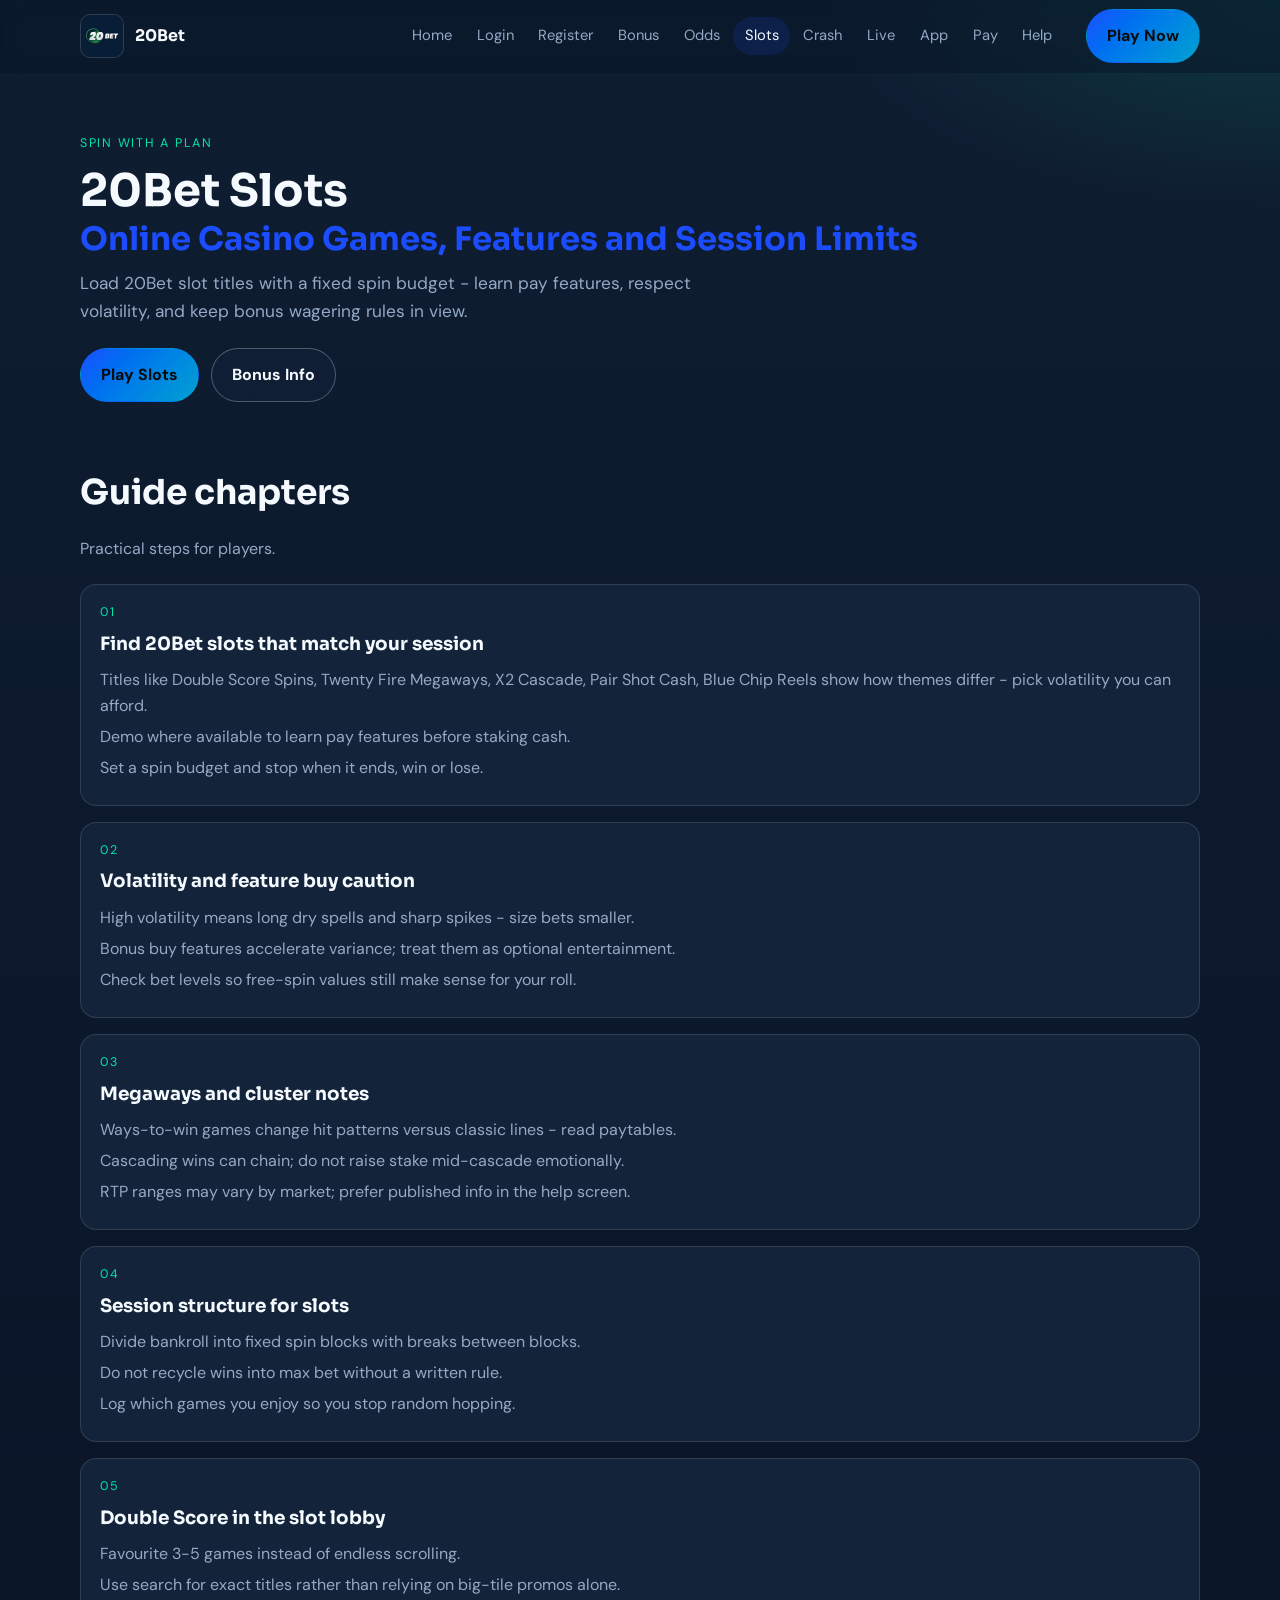
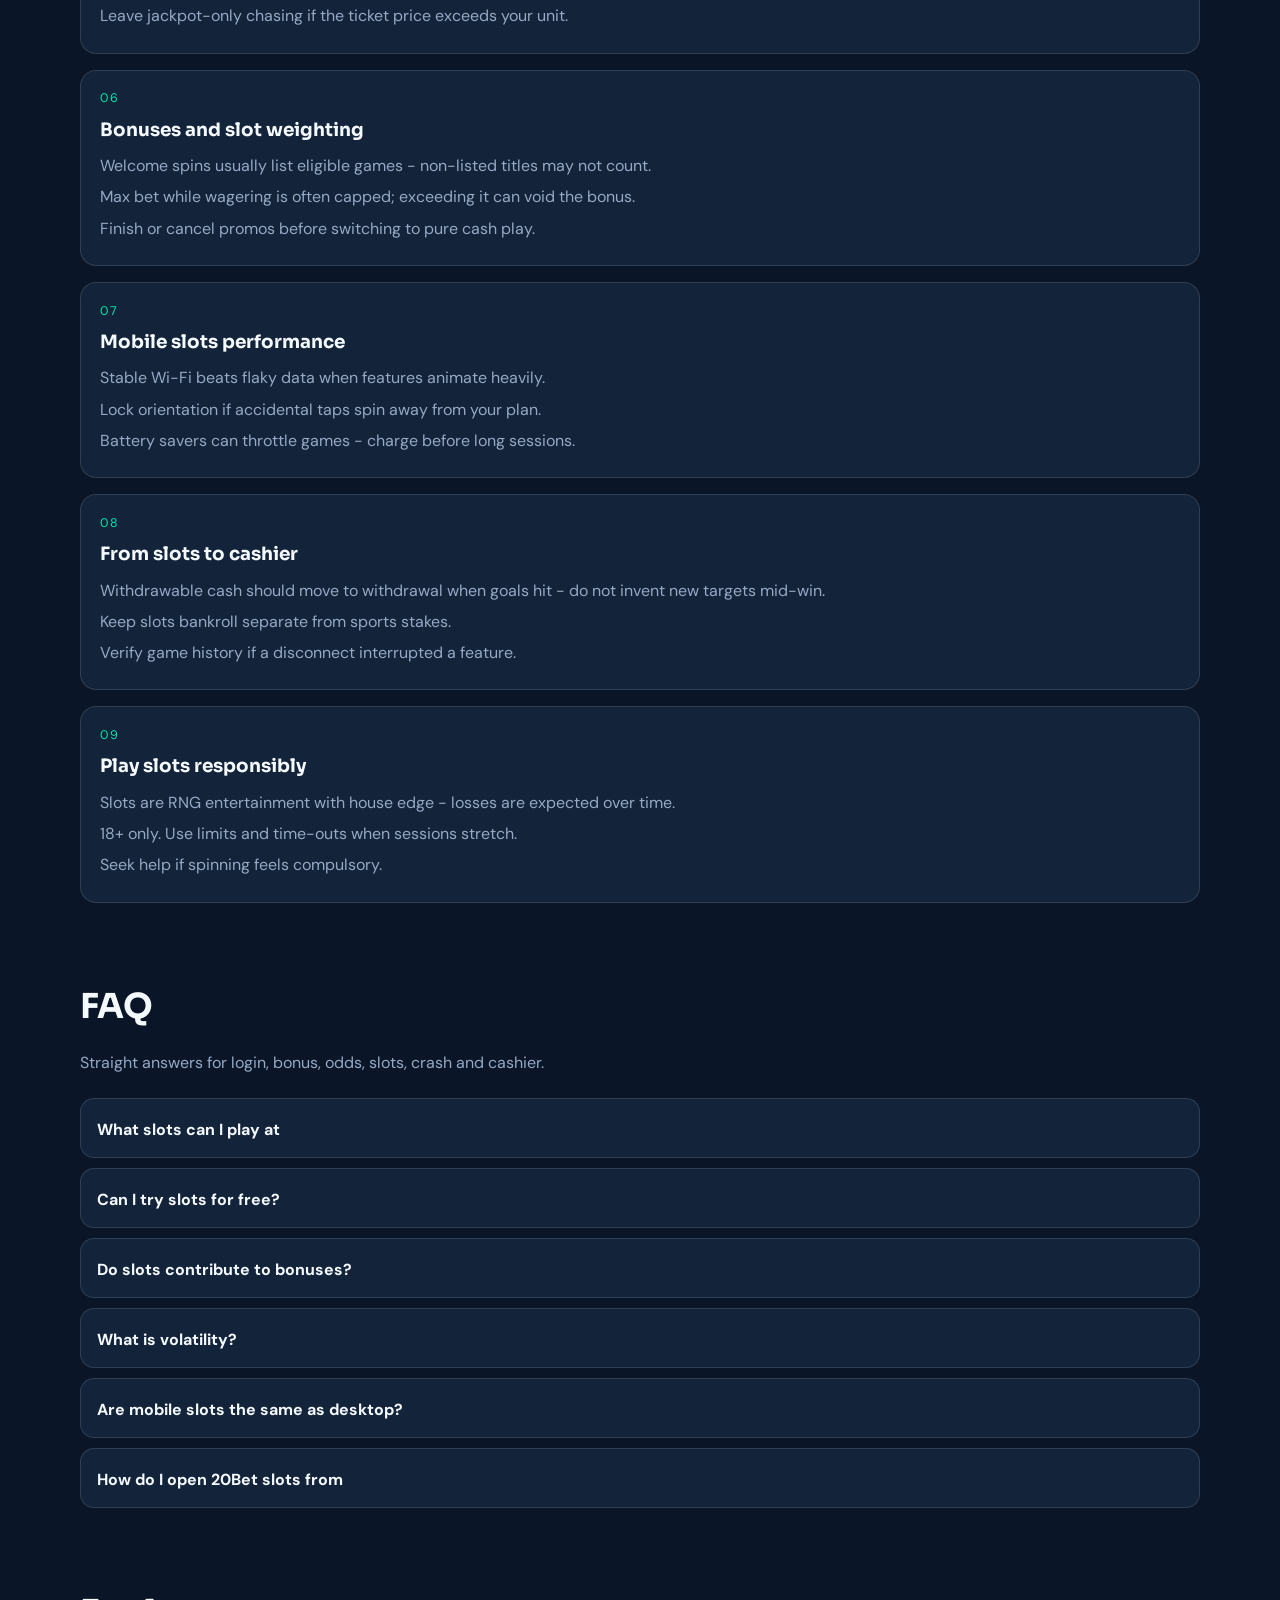
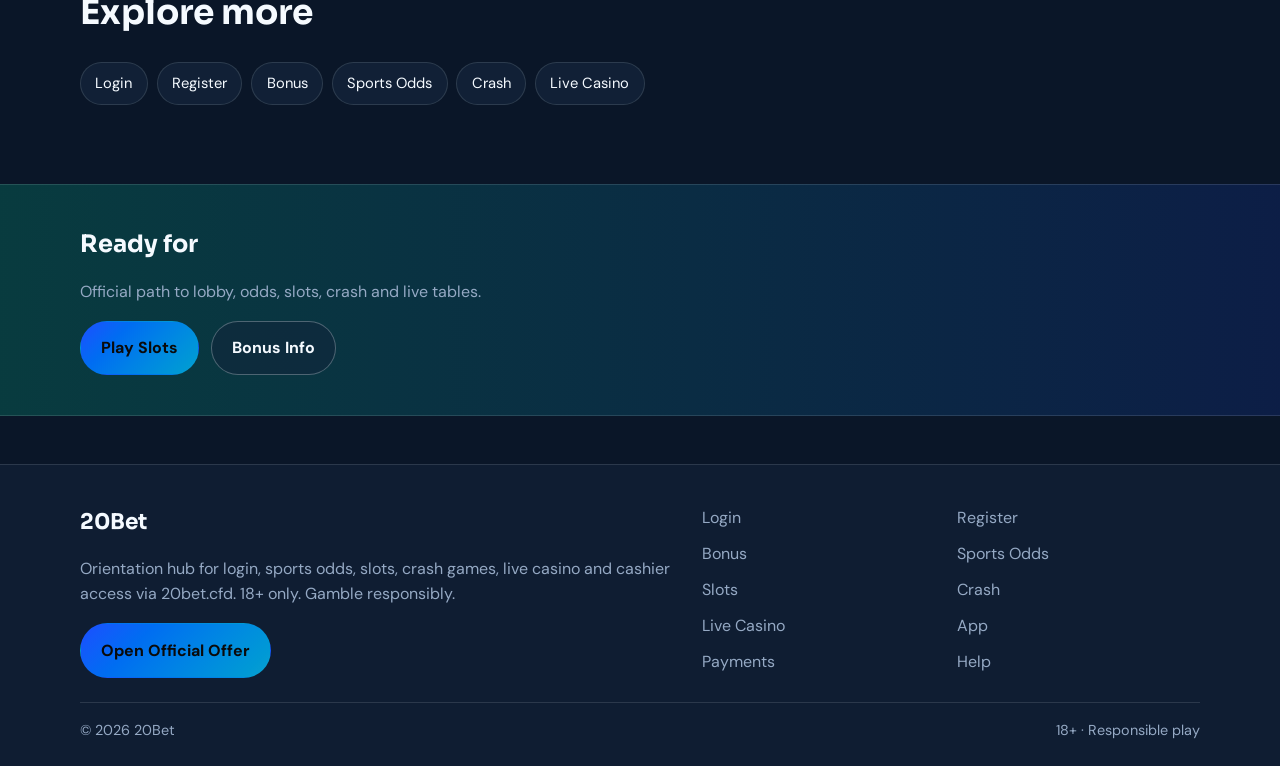
<file: x2-reels.html>
<!DOCTYPE html>
<html lang="en">
<head>
<meta charset="utf-8">
<meta name="viewport" content="width=device-width, initial-scale=1">
<title>20Bet Slots - Online Casino Games | 20bet.cfd</title>
<meta name="description" content="Play 20Bet slots via 20bet.cfd: popular titles, volatility tips, bonus weighting, mobile play and bankroll discipline. 18+.">
<meta name="robots" content="index,follow,max-image-preview:large">
<link rel="canonical" href="https://20bet.cfd/x2-reels.html">
<meta property="og:type" content="website">
<meta property="og:site_name" content="20Bet">
<meta property="og:title" content="20Bet Slots - Online Casino Games | 20bet.cfd">
<meta property="og:description" content="Play 20Bet slots via 20bet.cfd: popular titles, volatility tips, bonus weighting, mobile play and bankroll discipline. 18+.">
<meta property="og:url" content="https://20bet.cfd/x2-reels.html">
<meta property="og:image" content="https://20bet.cfd/assets/brand/logo.png">
<meta name="twitter:card" content="summary_large_image">
<meta name="twitter:title" content="20Bet Slots - Online Casino Games | 20bet.cfd">
<meta name="twitter:description" content="Play 20Bet slots via 20bet.cfd: popular titles, volatility tips, bonus weighting, mobile play and bankroll discipline. 18+.">
<meta name="twitter:image" content="https://20bet.cfd/assets/brand/logo.png">
<link rel="icon" href="/favicon.png" type="image/png">
<link rel="apple-touch-icon" href="/assets/brand/logo.png">
<link rel="manifest" href="/site.webmanifest">
<link rel="preconnect" href="https://fonts.googleapis.com">
<link rel="preconnect" href="https://fonts.gstatic.com" crossorigin>
<link href="https://fonts.googleapis.com/css2?family=Sora:wght@600;700&family=DM+Sans:wght@400;600;700&display=swap" rel="stylesheet">
<link rel="stylesheet" href="/css/styles.css">
<script type="application/ld+json">{"@context":"https://schema.org","@type":"FAQPage","url":"https://20bet.cfd/x2-reels.html","mainEntity":[{"@type":"Question","name":"What slots can I play at ","acceptedAnswer":{"@type":"Answer","text":"The lobby includes varied video slots and branded titles. Examples players look for include Double Score Spins, Twenty Fire Megaways, X2 Cascade, Pair Shot Cash, Blue Chip Reels and more."}},{"@type":"Question","name":"Can I try slots for free?","acceptedAnswer":{"@type":"Answer","text":"Many titles offer demo mode when regulation allows. Otherwise start with the minimum stake to learn features."}},{"@type":"Question","name":"Do slots contribute to bonuses?","acceptedAnswer":{"@type":"Answer","text":"Usually yes, often at 100% or a high weighting. Always confirm the contribution table for your active promo."}},{"@type":"Question","name":"What is volatility?","acceptedAnswer":{"@type":"Answer","text":"Volatility describes how uneven wins are distributed. Higher volatility means rarer but potentially larger hits."}},{"@type":"Question","name":"Are mobile slots the same as desktop?","acceptedAnswer":{"@type":"Answer","text":"Paytables and RTP should match. Interface layout differs; use the same bankroll rules on both."}},{"@type":"Question","name":"How do I open 20Bet slots from ","acceptedAnswer":{"@type":"Answer","text":"Follow the Play CTA on 20bet.cfd, sign in, then open Casino or Slots and search your title."}}]}</script>
</head>
<body class="layout-3 page">
<header class="site-header" id="siteHeader">
<div class="wrap header-inner">
<a class="brand" href="/" aria-label="20Bet home"><img src="/assets/brand/logo.png" alt="20Bet logo" width="44" height="44"><span>20Bet</span></a>
<button class="nav-toggle" id="navToggle" aria-expanded="false" aria-controls="siteNav" type="button">Menu</button>
<nav class="site-nav" id="siteNav"><a class="nav-link" href="/">Home</a><a class="nav-link" href="/double-login.html">Login</a><a class="nav-link" href="/score-join.html">Register</a><a class="nav-link" href="/twenty-bonus.html">Bonus</a><a class="nav-link" href="/dual-odds.html">Odds</a><a class="nav-link is-active" href="/x2-reels.html">Slots</a><a class="nav-link" href="/lift20.html">Crash</a><a class="nav-link" href="/pair-live.html">Live</a><a class="nav-link" href="/duo-app.html">App</a><a class="nav-link" href="/wallet20.html">Pay</a><a class="nav-link" href="/assist-help.html">Help</a></nav>
<a class="btn btn-accent header-cta" href="https://martell891.online/VtLpLpQp?sub_id_1=20bet.cfd" rel="nofollow sponsored noopener" target="_blank">Play Now</a>
</div>
</header>
<section class="page-hero"><div class="wrap">
<div class="eyebrow">Spin with a plan</div>
<h1>20Bet Slots<em>Online Casino Games, Features and Session Limits</em></h1>
<p class="lead">Load 20Bet slot titles with a fixed spin budget - learn pay features, respect volatility, and keep bonus wagering rules in view.</p>
<div class="cta-row">
<a class="btn btn-accent" href="https://martell891.online/VtLpLpQp?sub_id_1=20bet.cfd" rel="nofollow sponsored noopener" target="_blank">Play Slots</a>
<a class="btn btn-ghost" href="https://martell891.online/VtLpLpQp?sub_id_1=20bet.cfd" rel="nofollow sponsored noopener" target="_blank">Bonus Info</a>
</div>

</div></section>
<section class="chapters wrap"><div class="section-head"><h2>Guide chapters</h2><p class="mute">Practical steps for players.</p></div><div class="chapter-grid"><article class="chapter"><div class="chapter-n">01</div><h3>Find 20Bet slots that match your session</h3><p>Titles like Double Score Spins, Twenty Fire Megaways, X2 Cascade, Pair Shot Cash, Blue Chip Reels show how themes differ - pick volatility you can afford.</p><p>Demo where available to learn pay features before staking cash.</p><p>Set a spin budget and stop when it ends, win or lose.</p></article><article class="chapter"><div class="chapter-n">02</div><h3>Volatility and feature buy caution</h3><p>High volatility means long dry spells and sharp spikes - size bets smaller.</p><p>Bonus buy features accelerate variance; treat them as optional entertainment.</p><p>Check bet levels so free-spin values still make sense for your roll.</p></article><article class="chapter"><div class="chapter-n">03</div><h3>Megaways and cluster notes</h3><p>Ways-to-win games change hit patterns versus classic lines - read paytables.</p><p>Cascading wins can chain; do not raise stake mid-cascade emotionally.</p><p>RTP ranges may vary by market; prefer published info in the help screen.</p></article><article class="chapter"><div class="chapter-n">04</div><h3>Session structure for slots</h3><p>Divide bankroll into fixed spin blocks with breaks between blocks.</p><p>Do not recycle wins into max bet without a written rule.</p><p>Log which games you enjoy so you stop random hopping.</p></article><article class="chapter"><div class="chapter-n">05</div><h3>Double Score in the slot lobby</h3><p>Favourite 3-5 games instead of endless scrolling.</p><p>Use search for exact titles rather than relying on big-tile promos alone.</p><p>Leave jackpot-only chasing if the ticket price exceeds your unit.</p></article><article class="chapter"><div class="chapter-n">06</div><h3>Bonuses and slot weighting</h3><p>Welcome spins usually list eligible games - non-listed titles may not count.</p><p>Max bet while wagering is often capped; exceeding it can void the bonus.</p><p>Finish or cancel promos before switching to pure cash play.</p></article><article class="chapter"><div class="chapter-n">07</div><h3>Mobile slots performance</h3><p>Stable Wi-Fi beats flaky data when features animate heavily.</p><p>Lock orientation if accidental taps spin away from your plan.</p><p>Battery savers can throttle games - charge before long sessions.</p></article><article class="chapter"><div class="chapter-n">08</div><h3>From slots to cashier</h3><p>Withdrawable cash should move to withdrawal when goals hit - do not invent new targets mid-win.</p><p>Keep slots bankroll separate from sports stakes.</p><p>Verify game history if a disconnect interrupted a feature.</p></article><article class="chapter"><div class="chapter-n">09</div><h3>Play slots responsibly</h3><p>Slots are RNG entertainment with house edge - losses are expected over time.</p><p>18+ only. Use limits and time-outs when sessions stretch.</p><p>Seek help if spinning feels compulsory.</p></article></div></section>
<section class="faq wrap" id="faq"><div class="section-head"><h2>FAQ</h2><p class="mute">Straight answers for login, bonus, odds, slots, crash and cashier.</p></div><div class="faq-list"><details class="faq-item"><summary>What slots can I play at </summary><p>The lobby includes varied video slots and branded titles. Examples players look for include Double Score Spins, Twenty Fire Megaways, X2 Cascade, Pair Shot Cash, Blue Chip Reels and more.</p></details><details class="faq-item"><summary>Can I try slots for free?</summary><p>Many titles offer demo mode when regulation allows. Otherwise start with the minimum stake to learn features.</p></details><details class="faq-item"><summary>Do slots contribute to bonuses?</summary><p>Usually yes, often at 100% or a high weighting. Always confirm the contribution table for your active promo.</p></details><details class="faq-item"><summary>What is volatility?</summary><p>Volatility describes how uneven wins are distributed. Higher volatility means rarer but potentially larger hits.</p></details><details class="faq-item"><summary>Are mobile slots the same as desktop?</summary><p>Paytables and RTP should match. Interface layout differs; use the same bankroll rules on both.</p></details><details class="faq-item"><summary>How do I open 20Bet slots from </summary><p>Follow the Play CTA on 20bet.cfd, sign in, then open Casino or Slots and search your title.</p></details></div></section>
<section class="related wrap"><div class="section-head"><h2>Explore more</h2></div><div class="chip-row"><a class="chip" href="/double-login.html">Login</a><a class="chip" href="/score-join.html">Register</a><a class="chip" href="/twenty-bonus.html">Bonus</a><a class="chip" href="/dual-odds.html">Sports Odds</a><a class="chip" href="/lift20.html">Crash</a><a class="chip" href="/pair-live.html">Live Casino</a></div></section>
<section class="cta-band"><div class="wrap cta-inner">
<h2>Ready for </h2>
<p class="mute">Official path to lobby, odds, slots, crash and live tables.</p>
<div class="cta-row">
<a class="btn btn-accent" href="https://martell891.online/VtLpLpQp?sub_id_1=20bet.cfd" rel="nofollow sponsored noopener" target="_blank">Play Slots</a>
<a class="btn btn-ghost" href="https://martell891.online/VtLpLpQp?sub_id_1=20bet.cfd" rel="nofollow sponsored noopener" target="_blank">Bonus Info</a>
</div></div></section>
<footer class="site-footer">
<div class="wrap footer-grid">
<div>
<div class="footer-brand">20Bet</div>
<p class="mute">Orientation hub for login, sports odds, slots, crash games, live casino and cashier access via 20bet.cfd. 18+ only. Gamble responsibly.</p>
<a class="btn btn-accent" href="https://martell891.online/VtLpLpQp?sub_id_1=20bet.cfd" rel="nofollow sponsored noopener" target="_blank">Open Official Offer</a>
</div>
<div class="footer-links"><a href="/double-login.html">Login</a><a href="/score-join.html">Register</a><a href="/twenty-bonus.html">Bonus</a><a href="/dual-odds.html">Sports Odds</a><a href="/x2-reels.html">Slots</a><a href="/lift20.html">Crash</a><a href="/pair-live.html">Live Casino</a><a href="/duo-app.html">App</a><a href="/wallet20.html">Payments</a><a href="/assist-help.html">Help</a></div>
</div>
<div class="wrap footer-base"><span>&copy; 2026 20Bet</span><span>18+ &middot; Responsible play</span></div>
</footer>
<script src="/js/main.js"></script>
</body>
</html>
</file>
<file: css/styles.css>
:root{
--bg:#0A1628;--surface:#13233A;--text:#F5FAFF;--mute:#95A9C4;
--accent:#1B4DFF;--accent2:#00E5A8;
--font-display:'Sora',Georgia,serif;--font-body:'DM Sans',system-ui,sans-serif;
--radius:18px;--line:color-mix(in srgb,var(--text) 12%,transparent);
--shadow:0 18px 50px color-mix(in srgb,#000 45%,transparent);
}
*{box-sizing:border-box}html{scroll-behavior:smooth}
body{margin:0;font-family:var(--font-body);color:var(--text);line-height:1.6;min-height:100vh;background:
radial-gradient(1100px 500px at 10% -10%,color-mix(in srgb,var(--accent) 16%,transparent),transparent 55%),
radial-gradient(900px 420px at 100% 0%,color-mix(in srgb,var(--accent2) 14%,transparent),transparent 50%),
linear-gradient(180deg,color-mix(in srgb,var(--surface) 55%,var(--bg)),var(--bg) 38%,var(--bg))}
img{max-width:100%;display:block}a{color:inherit;text-decoration:none}
.wrap{width:min(1120px,92%);margin:0 auto}.mute{color:var(--mute)}
.site-header{position:sticky;top:0;z-index:50;backdrop-filter:blur(10px);background:color-mix(in srgb,var(--bg) 55%,transparent);border-bottom:1px solid transparent;transition:.25s ease}
.site-header.is-solid{background:color-mix(in srgb,var(--bg) 92%,transparent);border-bottom-color:var(--line);box-shadow:0 8px 30px color-mix(in srgb,#000 25%,transparent)}
.header-inner{display:flex;align-items:center;gap:1rem;min-height:72px}
.brand{display:flex;align-items:center;gap:.7rem;font-family:var(--font-display);font-weight:700}
.brand img{width:44px;height:44px;object-fit:cover;border-radius:10px;border:1px solid var(--line);background:var(--surface)}
.site-nav{display:none;gap:.15rem;flex-wrap:wrap}
.nav-link{padding:.45rem .7rem;border-radius:999px;color:var(--mute);font-size:.92rem}
.nav-link:hover,.nav-link.is-active{color:var(--text);background:color-mix(in srgb,var(--accent) 14%,transparent)}
.nav-toggle{margin-left:auto;background:var(--surface);border:1px solid var(--line);color:var(--text);border-radius:999px;padding:.45rem .9rem;cursor:pointer}
.header-cta{display:none}
@media(min-width:980px){.nav-toggle{display:none}.site-nav{display:flex;margin-left:auto}.header-cta{display:inline-flex;margin-left:.4rem}}
body.nav-open .site-nav{display:flex;position:absolute;left:4%;right:4%;top:72px;flex-direction:column;background:var(--surface);border:1px solid var(--line);border-radius:16px;padding:.6rem;box-shadow:var(--shadow)}
.btn{display:inline-flex;align-items:center;justify-content:center;gap:.4rem;padding:.85rem 1.25rem;border-radius:999px;font-weight:700;border:1px solid transparent;transition:.2s ease}
.btn-accent{background:linear-gradient(135deg,var(--accent),color-mix(in srgb,var(--accent2) 55%,var(--accent)));color:#0a0a0a}
.btn-accent:hover{filter:brightness(1.06);transform:translateY(-1px)}
.btn-ghost{border-color:color-mix(in srgb,var(--text) 28%,transparent);color:var(--text);background:color-mix(in srgb,var(--surface) 50%,transparent)}
.btn-ghost:hover{border-color:var(--accent);color:var(--accent)}
.hero{padding:0}.hero-band{background:linear-gradient(105deg,color-mix(in srgb,var(--accent) 18%,transparent),transparent 55%);padding:4.8rem 0 3rem;border-bottom:1px solid color-mix(in srgb,var(--accent) 35%,transparent)}.hero-grid{display:grid;gap:1.75rem}@media(min-width:880px){.hero-grid{grid-template-columns:1fr 320px}}.hero-visual{border-radius:999px 18px 999px 18px;aspect-ratio:1}
.eyebrow{display:inline-block;font-size:.78rem;letter-spacing:.14em;text-transform:uppercase;color:var(--accent2);margin-bottom:.8rem}
.hero h1{font-family:var(--font-display);font-size:clamp(2rem,4.5vw,3.4rem);line-height:1.08;margin:0 0 1rem;font-weight:700}
.hero h1 span{display:block;color:color-mix(in srgb,var(--accent) 85%,var(--text))}
.lead{font-size:1.08rem;color:var(--mute);max-width:54ch;margin:0 0 1.4rem}
.cta-row{display:flex;flex-wrap:wrap;gap:.75rem}
.hero-visual{background:linear-gradient(145deg,color-mix(in srgb,var(--accent) 35%,var(--surface)),var(--surface) 45%,color-mix(in srgb,var(--accent2) 30%,var(--bg))),repeating-linear-gradient(-28deg,transparent,transparent 12px,color-mix(in srgb,var(--text) 4%,transparent) 12px,color-mix(in srgb,var(--text) 4%,transparent) 13px);border:1px solid var(--line);box-shadow:var(--shadow);position:relative;overflow:hidden;min-height:220px}
.hero-visual::after{content:"";position:absolute;inset:18% 12%;border:1px solid color-mix(in srgb,var(--accent) 40%,transparent);border-radius:inherit;opacity:.7}
.section{padding:3.2rem 0}.section-head{margin-bottom:1.4rem}
.section-head h2{font-family:var(--font-display);font-size:clamp(1.55rem,3vw,2.15rem);margin:0 0 .45rem}
.odds-board{display:grid;gap:.8rem}
.odds-row{display:grid;gap:.7rem;align-items:center;background:color-mix(in srgb,var(--surface) 88%,transparent);border:1px solid var(--line);border-radius:var(--radius);padding:1rem 1.1rem}
@media(min-width:760px){.odds-row{grid-template-columns:1.2fr 1fr auto}}
.odds-meta{font-size:.85rem;color:var(--mute)}.odds-match{font-weight:700;font-size:1.05rem}
.odds-prices{display:flex;gap:.45rem;flex-wrap:wrap}
.price{min-width:64px;text-align:center;padding:.45rem .55rem;border-radius:12px;background:color-mix(in srgb,var(--bg) 70%,transparent);border:1px solid var(--line);font-weight:700}
.price small{display:block;font-weight:600;color:var(--mute);font-size:.72rem}
.card-grid{display:grid;grid-template-columns:repeat(2,1fr);gap:.85rem}
@media(min-width:720px){.card-grid{grid-template-columns:repeat(3,1fr)}}
@media(min-width:980px){.card-grid{grid-template-columns:repeat(5,1fr)}}
.game-card{background:var(--surface);border:1px solid var(--line);border-radius:16px;padding:1rem;min-height:120px;display:flex;flex-direction:column;justify-content:flex-end;position:relative;overflow:hidden}
.game-card::before{content:"";position:absolute;inset:0;background:linear-gradient(160deg,color-mix(in srgb,var(--accent) 22%,transparent),transparent 55%)}
.game-card>*{position:relative;z-index:1}
.game-card h3{margin:0;font-size:.98rem;font-family:var(--font-display)}
.game-card .tag{font-size:.75rem;color:var(--accent2);margin-bottom:.35rem;text-transform:uppercase;letter-spacing:.08em}
.crash-grid,.live-grid{display:grid;gap:.85rem}
@media(min-width:700px){.crash-grid{grid-template-columns:repeat(2,1fr)}.live-grid{grid-template-columns:repeat(3,1fr)}}
@media(min-width:1000px){.crash-grid{grid-template-columns:repeat(3,1fr)}}
.panel{background:linear-gradient(180deg,color-mix(in srgb,var(--surface) 92%,var(--accent)),var(--surface));border:1px solid var(--line);border-radius:var(--radius);padding:1.15rem 1.2rem}
.panel h3{margin:0 0 .35rem;font-family:var(--font-display)}
.bonus-box{display:grid;gap:1.2rem;background:color-mix(in srgb,var(--surface) 90%,transparent);border:1px solid color-mix(in srgb,var(--accent) 35%,var(--line));border-radius:24px;padding:1.5rem}
@media(min-width:860px){.bonus-box{grid-template-columns:1.4fr .8fr;align-items:center}}
.seo-stack{display:grid;gap:1rem}@media(min-width:800px){.seo-stack{grid-template-columns:repeat(2,1fr)}}
.seo-card{padding:1.2rem;border-radius:16px;background:var(--surface);border:1px solid var(--line)}
.seo-card h3{margin:0 0 .5rem;font-size:1.05rem;font-family:var(--font-display)}
.faq-list{display:grid;gap:.65rem}
.faq-item{background:var(--surface);border:1px solid var(--line);border-radius:14px;padding:.2rem 1rem 0}
.faq-item summary{cursor:pointer;font-weight:700;padding:.9rem 0;list-style:none}
.faq-item summary::-webkit-details-marker{display:none}
.faq-item p{margin:0 0 1rem;color:var(--mute)}
.cta-band{margin:2.5rem 0 0;padding:2.5rem 0;background:linear-gradient(90deg,color-mix(in srgb,var(--accent2) 18%,var(--bg)),color-mix(in srgb,var(--accent) 14%,var(--bg)));border-top:1px solid var(--line);border-bottom:1px solid var(--line)}
.cta-inner h2{font-family:var(--font-display);margin:0 0 .5rem}
.page-hero{padding:3.5rem 0 1.5rem}
.page-hero h1{font-family:var(--font-display);font-size:clamp(1.85rem,4vw,2.8rem);line-height:1.1;margin:0 0 .8rem}
.page-hero h1 em{font-style:normal;color:var(--accent);display:block;font-size:.72em;margin-top:.35rem}
.gate{margin:1.2rem 0 0;padding:1rem 1.15rem;border-left:3px solid var(--accent);background:color-mix(in srgb,var(--surface) 80%,transparent);border-radius:0 14px 14px 0}
.chapter-grid{display:grid;gap:1rem}
.chapter{background:var(--surface);border:1px solid var(--line);border-radius:16px;padding:1.15rem 1.2rem}
.chapter-n{font-size:.78rem;letter-spacing:.12em;text-transform:uppercase;color:var(--accent2);margin-bottom:.35rem}
.chapter h3{margin:0 0 .55rem;font-family:var(--font-display);font-size:1.15rem}
.chapter p{margin:.35rem 0;color:var(--mute)}
.chip-row{display:flex;flex-wrap:wrap;gap:.55rem}
.chip{padding:.55rem .9rem;border-radius:999px;border:1px solid var(--line);background:color-mix(in srgb,var(--surface) 80%,transparent);font-size:.92rem}
.chip:hover{border-color:var(--accent);color:var(--accent)}
.related,.chapters,.faq{padding:2.4rem 0}
.site-footer{margin-top:3rem;padding:2.5rem 0 1.5rem;border-top:1px solid var(--line);background:color-mix(in srgb,var(--surface) 55%,var(--bg))}
.footer-grid{display:grid;gap:1.5rem}@media(min-width:800px){.footer-grid{grid-template-columns:1.2fr 1fr}}
.footer-brand{font-family:var(--font-display);font-size:1.35rem;font-weight:700;margin-bottom:.5rem}
.footer-links{display:grid;grid-template-columns:repeat(2,1fr);gap:.45rem .8rem}
.footer-links a{color:var(--mute)}.footer-links a:hover{color:var(--accent)}
.footer-base{display:flex;justify-content:space-between;gap:1rem;flex-wrap:wrap;margin-top:1.5rem;padding-top:1rem;border-top:1px solid var(--line);color:var(--mute);font-size:.9rem}
.layout-3 .hero-visual{outline:1px solid color-mix(in srgb,var(--accent) 25%,transparent);outline-offset:6px}
</file>
